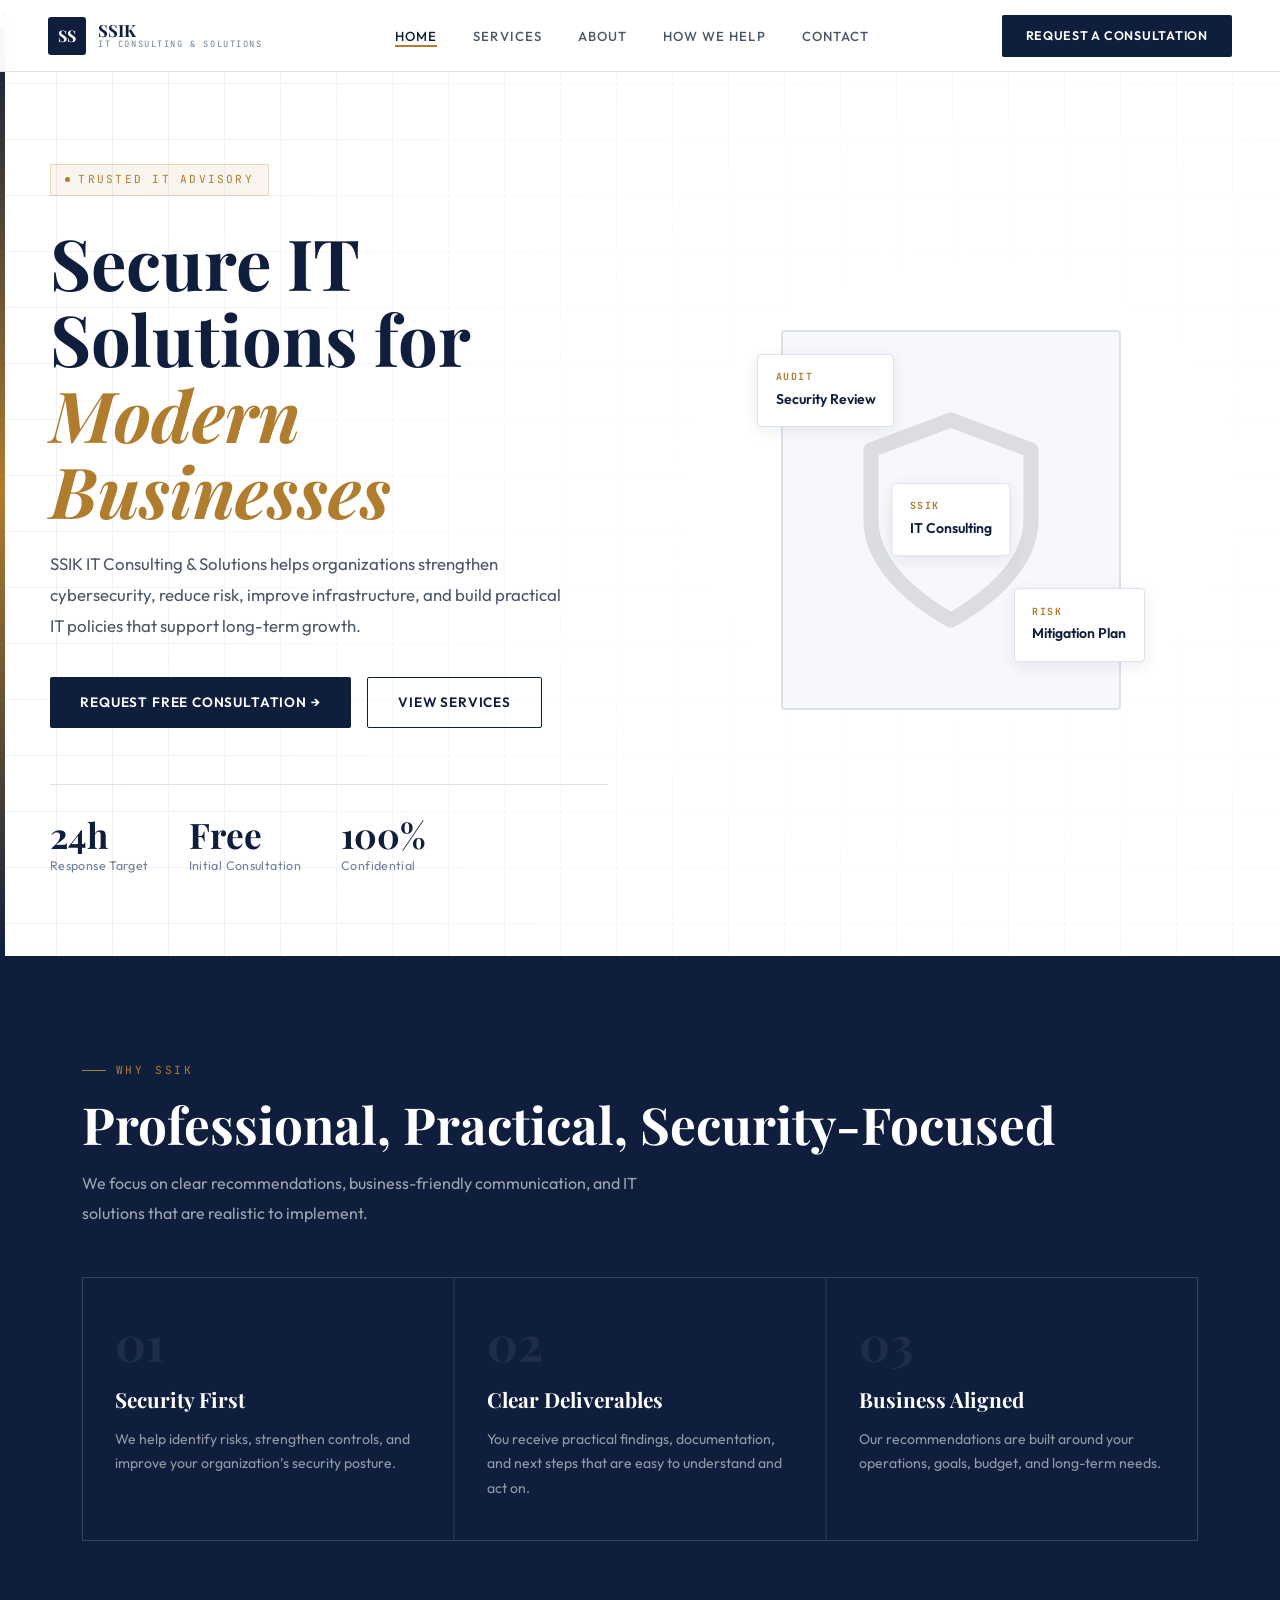
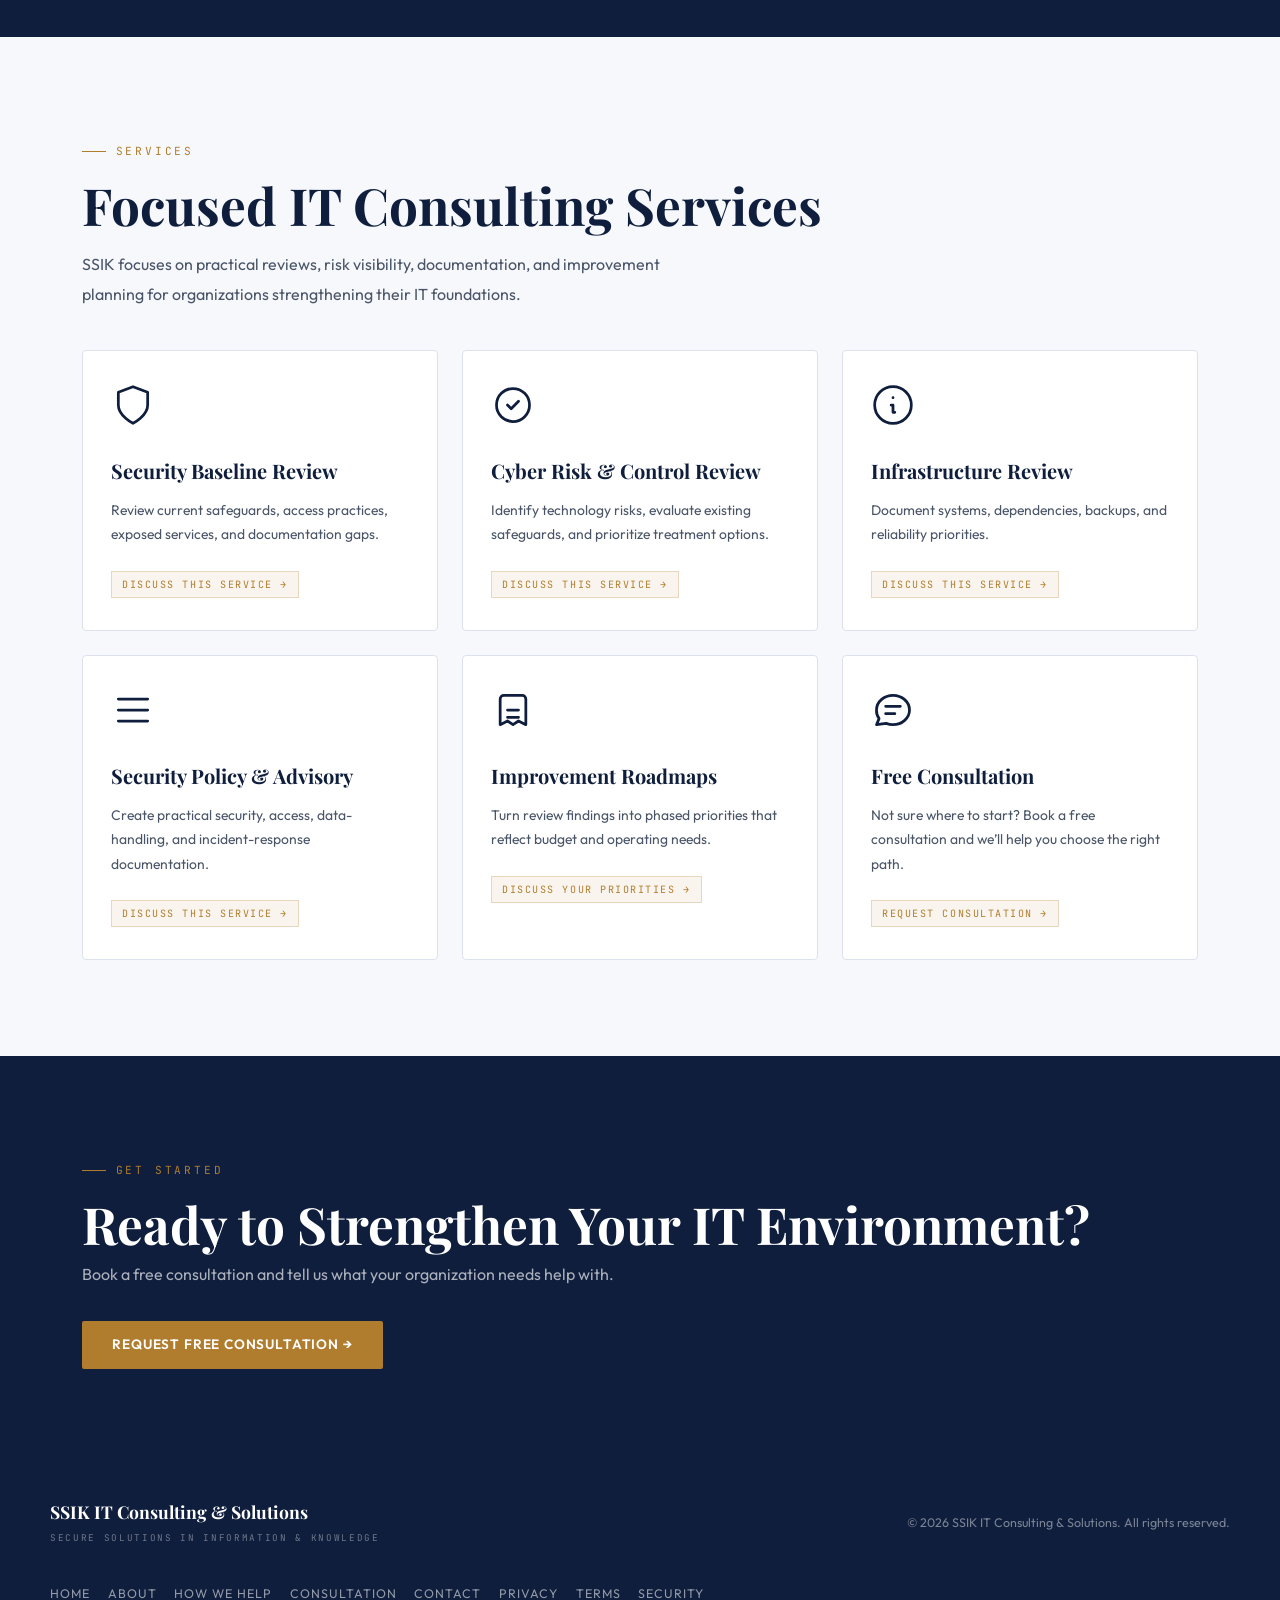
<file: index.html>
<!DOCTYPE html>
<html lang="en">
<head>
<meta charset="UTF-8">
<meta name="viewport" content="width=device-width, initial-scale=1.0">
+<meta http-equiv="Content-Security-Policy" content="default-src 'self'; base-uri 'self'; object-src 'none'; form-action 'self'; frame-src 'none'; connect-src 'none'; img-src 'self' data:; script-src 'self' 'unsafe-inline'; style-src 'self' 'unsafe-inline' https://fonts.googleapis.com; font-src https://fonts.gstatic.com; manifest-src 'self'">
<meta name="referrer" content="strict-origin-when-cross-origin">
<title>SSIK IT Consulting & Solutions — Home</title>
<meta name="description" content="SSIK provides practical IT and cybersecurity consulting focused on security reviews, risk, infrastructure, policy, and clear recommendations.">
<link rel="canonical" href="https://sil6428.github.io/SSIK-website/index.html">
<link rel="icon" type="image/png" sizes="32x32" href="assets/favicon-32.png">
<link rel="icon" type="image/png" sizes="512x512" href="assets/favicon-512.png">
<link rel="apple-touch-icon" href="assets/apple-touch-icon.png">
<link rel="manifest" href="site.webmanifest">
<meta name="theme-color" content="#0f1e3d">
<meta property="og:type" content="website">
<meta property="og:site_name" content="SSIK IT Consulting & Solutions">
<meta property="og:title" content="SSIK IT Consulting & Solutions">
<meta property="og:description" content="Practical security, risk, infrastructure, and IT advisory services.">
<meta property="og:url" content="https://sil6428.github.io/SSIK-website/index.html">
<meta property="og:image" content="https://sil6428.github.io/SSIK-website/assets/ssik-social-card.png">
<meta property="og:image:width" content="1200">
<meta property="og:image:height" content="630">
<meta name="twitter:card" content="summary_large_image">
<meta name="twitter:image" content="https://sil6428.github.io/SSIK-website/assets/ssik-social-card.png">
<link rel="preconnect" href="https://fonts.googleapis.com">
<link href="https://fonts.googleapis.com/css2?family=Playfair+Display:wght@400;600;700&family=Outfit:wght@300;400;500;600&family=JetBrains+Mono:wght@400;500&display=swap" rel="stylesheet">
<link rel="stylesheet" href="shared.css">

<style>
  #hero {
    min-height: 100vh;
    display: flex;
    align-items: center;
    position: relative;
    overflow: hidden;
    padding: calc(var(--nav-h) + 4rem) 2rem 5rem;
    background: var(--white);
  }

  .hero-stripes {
    position: absolute;
    inset: 0;
    background-image:
      linear-gradient(var(--border) 1px, transparent 1px),
      linear-gradient(90deg, var(--border) 1px, transparent 1px);
    background-size: 56px 56px;
    opacity: 0.45;
    mask-image: radial-gradient(ellipse 70% 80% at 75% 50%, transparent 30%, black 100%);
  }

  .hero-accent-bar {
    position: absolute;
    top: 0;
    left: 0;
    width: 5px;
    height: 100%;
    background: linear-gradient(to bottom, var(--navy), var(--gold), var(--navy));
  }

  .hero-inner {
    position: relative;
    z-index: 2;
    display: grid;
    grid-template-columns: 1fr 1fr;
    gap: 4rem;
    align-items: center;
    max-width: var(--max-w);
    margin: 0 auto;
    width: 100%;
  }

  .hero-tag {
    display: inline-flex;
    align-items: center;
    gap: 0.5rem;
    font-family: var(--font-mono);
    font-size: 0.7rem;
    letter-spacing: 0.2em;
    text-transform: uppercase;
    color: var(--gold);
    border: 1px solid var(--gold-border);
    background: var(--gold-pale);
    padding: 0.35rem 0.9rem;
    margin-bottom: 1.75rem;
    animation: fadeDown 0.8s ease both;
  }

  .hero-tag::before {
    content: '';
    width: 5px;
    height: 5px;
    background: var(--gold);
    border-radius: 50%;
    animation: blink 2s infinite;
  }

  @keyframes blink {
    0%,100% { opacity: 1; }
    50% { opacity: 0.3; }
  }

  @keyframes fadeDown {
    from { opacity: 0; transform: translateY(-12px); }
    to { opacity: 1; transform: translateY(0); }
  }

  @keyframes fadeUp {
    from { opacity: 0; transform: translateY(18px); }
    to { opacity: 1; transform: translateY(0); }
  }

  .hero-title {
    font-family: var(--font-display);
    font-size: clamp(2.8rem, 5.5vw, 4.6rem);
    font-weight: 700;
    color: var(--navy);
    line-height: 1.08;
    margin-bottom: 1.25rem;
    animation: fadeUp 0.9s 0.1s ease both;
  }

  .hero-title em {
    font-style: italic;
    color: var(--gold);
  }

  .hero-desc {
    font-size: 1.05rem;
    color: var(--slate);
    max-width: 520px;
    line-height: 1.85;
    margin-bottom: 2.25rem;
    animation: fadeUp 0.9s 0.25s ease both;
  }

  .hero-actions {
    display: flex;
    gap: 1rem;
    flex-wrap: wrap;
    animation: fadeUp 0.9s 0.4s ease both;
  }

  .hero-stats {
    display: flex;
    gap: 2.5rem;
    margin-top: 3.5rem;
    padding-top: 2rem;
    border-top: 1px solid var(--border);
    animation: fadeUp 0.9s 0.55s ease both;
  }

  .stat-num {
    font-family: var(--font-display);
    font-size: 2.2rem;
    font-weight: 700;
    color: var(--navy);
    line-height: 1;
  }

  .stat-label {
    font-size: 0.78rem;
    color: var(--slate-light);
    margin-top: 0.2rem;
    letter-spacing: 0.03em;
  }

  .hero-visual {
    display: flex;
    align-items: center;
    justify-content: center;
    animation: fadeUp 0.9s 0.3s ease both;
  }

  .shield-diagram {
    position: relative;
    width: 340px;
    height: 380px;
  }

  .shield-bg {
    position: absolute;
    inset: 0;
    background: var(--off-white);
    border: 2px solid var(--border);
    border-radius: 4px;
    display: flex;
    align-items: center;
    justify-content: center;
    overflow: hidden;
  }

  .shield-bg svg {
    width: 240px;
    height: 240px;
    opacity: 0.12;
  }

  .shield-float {
    position: absolute;
    background: var(--white);
    border: 1.5px solid var(--border);
    border-radius: 4px;
    padding: 0.9rem 1.1rem;
    box-shadow: 0 4px 16px rgba(15,30,61,0.08);
    font-size: 0.8rem;
  }

  .shield-float strong {
    display: block;
    font-family: var(--font-mono);
    font-size: 0.62rem;
    letter-spacing: 0.15em;
    text-transform: uppercase;
    color: var(--gold);
    margin-bottom: 2px;
  }

  .shield-float span {
    color: var(--navy);
    font-weight: 600;
    font-size: 0.88rem;
  }

  .sf-1 {
    top: 1.5rem;
    left: -1.5rem;
  }

  .sf-2 {
    bottom: 3rem;
    right: -1.5rem;
  }

  .sf-3 {
    top: 50%;
    left: 50%;
    transform: translate(-50%,-50%);
    white-space: nowrap;
  }

  #why {
    background: var(--navy);
    color: var(--white);
  }

  #why .section-title {
    color: var(--white);
  }

  #why .section-sub {
    color: rgba(255,255,255,0.6);
  }

  .pillars {
    display: grid;
    grid-template-columns: repeat(3, 1fr);
    gap: 2px;
    margin-top: 3rem;
    background: rgba(255,255,255,0.07);
    border: 1px solid rgba(255,255,255,0.1);
  }

  .pillar {
    background: var(--navy);
    padding: 2.5rem 2rem;
    position: relative;
    transition: background 0.3s;
  }

  .pillar:hover {
    background: var(--navy-mid);
  }

  .pillar::before {
    content: '';
    position: absolute;
    top: 0;
    left: 0;
    right: 0;
    height: 2px;
    background: var(--gold);
    transform: scaleX(0);
    transform-origin: left;
    transition: transform 0.4s;
  }

  .pillar:hover::before {
    transform: scaleX(1);
  }

  .pillar-num {
    font-family: var(--font-display);
    font-size: 3rem;
    font-weight: 700;
    color: rgba(255,255,255,0.07);
    line-height: 1;
    margin-bottom: 1rem;
  }

  .pillar h3 {
    font-family: var(--font-display);
    font-size: 1.3rem;
    color: var(--white);
    margin-bottom: 0.6rem;
  }

  .pillar p {
    font-size: 0.88rem;
    color: rgba(255,255,255,0.55);
    line-height: 1.75;
  }

  #services-preview {
    background: var(--off-white);
  }

  .services-preview-grid {
    display: grid;
    grid-template-columns: repeat(auto-fit, minmax(280px, 1fr));
    gap: 1.5rem;
    margin-top: 2.5rem;
  }

  .service-card {
    background: var(--white);
    border: 1.5px solid var(--border);
    padding: 2rem 1.75rem;
    border-radius: 4px;
    transition: border-color 0.3s, transform 0.3s, box-shadow 0.3s;
    position: relative;
    overflow: hidden;
  }

  .service-card::after {
    content: '';
    position: absolute;
    bottom: 0;
    left: 0;
    right: 0;
    height: 2px;
    background: var(--gold);
    transform: scaleX(0);
    transform-origin: left;
    transition: transform 0.35s;
  }

  .service-card:hover {
    border-color: var(--border-dark);
    transform: translateY(-3px);
    box-shadow: 0 10px 32px rgba(15,30,61,0.08);
  }

  .service-card:hover::after {
    transform: scaleX(1);
  }

  .svc-icon {
    width: 44px;
    height: 44px;
    color: var(--navy);
    margin-bottom: 1.2rem;
  }

  .service-card h3 {
    font-family: var(--font-display);
    font-size: 1.25rem;
    color: var(--navy);
    margin-bottom: 0.6rem;
  }

  .service-card p {
    font-size: 0.87rem;
    color: var(--slate);
    line-height: 1.75;
    margin-bottom: 1.4rem;
  }

  .quote-badge {
    display: inline-flex;
    align-items: center;
    gap: 0.35rem;
    font-family: var(--font-mono);
    font-size: 0.63rem;
    letter-spacing: 0.15em;
    text-transform: uppercase;
    color: var(--gold);
    border: 1px solid var(--gold-border);
    padding: 0.25rem 0.65rem;
    background: var(--gold-pale);
    transition: background 0.2s, transform 0.2s;
  }

  .quote-badge:hover {
    background: rgba(176,125,46,0.15);
    color: var(--gold);
    transform: translateY(-2px);
  }

  #cta {
    background: var(--navy);
    color: var(--white);
  }

  .cta-box {
    display: flex;
    align-items: center;
    justify-content: space-between;
    gap: 2rem;
    flex-wrap: wrap;
  }

  .cta-box h2 {
    color: var(--white);
    margin-bottom: 0.5rem;
  }

  .cta-box p {
    color: rgba(255,255,255,0.65);
    max-width: 560px;
  }

  @media (max-width: 820px) {
    .hero-inner {
      grid-template-columns: 1fr;
    }

    .hero-visual {
      display: none;
    }

    .pillars {
      grid-template-columns: 1fr;
    }

    .hero-stats {
      gap: 1.5rem;
      flex-wrap: wrap;
    }
  }
</style>
</head>

<body>

<nav id="navbar">
  <a href="index.html" class="nav-logo">
    <div class="nav-logo-mark"><span>SS</span></div>
    <div class="nav-logo-text">
      <div class="nav-logo-name">SSIK</div>
      <div class="nav-logo-sub">IT Consulting & Solutions</div>
    </div>
  </a>

  <ul class="nav-links">
    <li><a href="index.html" class="active">Home</a></li>
    <li><a href="services.html">Services</a></li>
    <li><a href="about.html">About</a></li>
    <li><a href="projects.html">How We Help</a></li>
    <li><a href="contact.html">Contact</a></li>
  </ul>

  <a href="booking.html" class="btn btn-primary" style="font-size:0.78rem;padding:0.65rem 1.5rem;">Request a Consultation</a>

  <button class="nav-hamburger" onclick="document.querySelector('.mobile-menu').classList.toggle('open')" aria-label="Menu">
    <span></span><span></span><span></span>
  </button>
</nav>

<div class="mobile-menu">
  <button class="mobile-close" onclick="document.querySelector('.mobile-menu').classList.remove('open')" aria-label="Close menu">✕</button>
  <a href="index.html">Home</a>
  <a href="services.html">Services</a>
  <a href="about.html">About</a>
  <a href="projects.html">How We Help</a>
  <a href="contact.html">Contact</a>
  <a href="booking.html" class="btn btn-primary">Request Consultation</a>
</div>

<section id="hero">
  <div class="hero-stripes"></div>
  <div class="hero-accent-bar"></div>

  <div class="hero-inner">
    <div>
      <div class="hero-tag">Trusted IT Advisory</div>

      <h1 class="hero-title">
        Secure IT Solutions for <em>Modern Businesses</em>
      </h1>

      <p class="hero-desc">
        SSIK IT Consulting & Solutions helps organizations strengthen cybersecurity, reduce risk, improve infrastructure, and build practical IT policies that support long-term growth.
      </p>

      <div class="hero-actions">
        <a href="booking.html?service=Multiple%20Services%20%2F%20Not%20Sure" class="btn btn-primary">Request Free Consultation →</a>
        <a href="services.html" class="btn btn-outline">View Services</a>
      </div>

      <div class="hero-stats">
        <div>
          <div class="stat-num">24h</div>
          <div class="stat-label">Response Target</div>
        </div>

        <div>
          <div class="stat-num">Free</div>
          <div class="stat-label">Initial Consultation</div>
        </div>

        <div>
          <div class="stat-num">100%</div>
          <div class="stat-label">Confidential</div>
        </div>
      </div>
    </div>

    <div class="hero-visual">
      <div class="shield-diagram">
        <div class="shield-bg">
          <svg fill="none" viewBox="0 0 24 24">
            <path d="M12 22s8-4 8-10V5l-8-3-8 3v7c0 6 8 10 8 10z" stroke="currentColor" stroke-width="1.5" stroke-linecap="round" stroke-linejoin="round"/>
          </svg>
        </div>

        <div class="shield-float sf-1">
          <strong>Audit</strong>
          <span>Security Review</span>
        </div>

        <div class="shield-float sf-2">
          <strong>Risk</strong>
          <span>Mitigation Plan</span>
        </div>

        <div class="shield-float sf-3">
          <strong>SSIK</strong>
          <span>IT Consulting</span>
        </div>
      </div>
    </div>
  </div>
</section>

<section id="why" class="section">
  <div class="container">
    <div class="section-label">Why SSIK</div>
    <h2 class="section-title">Professional, Practical, Security-Focused</h2>
    <p class="section-sub">
      We focus on clear recommendations, business-friendly communication, and IT solutions that are realistic to implement.
    </p>

    <div class="pillars">
      <div class="pillar fade-in">
        <div class="pillar-num">01</div>
        <h3>Security First</h3>
        <p>We help identify risks, strengthen controls, and improve your organization’s security posture.</p>
      </div>

      <div class="pillar fade-in delay-1">
        <div class="pillar-num">02</div>
        <h3>Clear Deliverables</h3>
        <p>You receive practical findings, documentation, and next steps that are easy to understand and act on.</p>
      </div>

      <div class="pillar fade-in delay-2">
        <div class="pillar-num">03</div>
        <h3>Business Aligned</h3>
        <p>Our recommendations are built around your operations, goals, budget, and long-term needs.</p>
      </div>
    </div>
  </div>
</section>

<section id="services-preview" class="section">
  <div class="container">
    <div class="section-label">Services</div>
    <h2 class="section-title">Focused IT Consulting Services</h2>
    <p class="section-sub">
      SSIK focuses on practical reviews, risk visibility, documentation, and improvement planning for organizations strengthening their IT foundations.
    </p>

    <div class="services-preview-grid">

      <div class="service-card fade-in">
        <svg class="svc-icon" fill="none" viewBox="0 0 24 24">
          <path d="M12 22s8-4 8-10V5l-8-3-8 3v7c0 6 8 10 8 10z" stroke="currentColor" stroke-width="1.5" stroke-linecap="round" stroke-linejoin="round"/>
        </svg>
        <h3>Security Baseline Review</h3>
        <p>Review current safeguards, access practices, exposed services, and documentation gaps.</p>
        <a href="booking.html?service=Security%20Baseline%20Review" class="quote-badge">Discuss This Service →</a>
      </div>

      <div class="service-card fade-in delay-1">
        <svg class="svc-icon" fill="none" viewBox="0 0 24 24">
          <path d="M9 12l2 2 4-4M21 12A9 9 0 113 12a9 9 0 0118 0z" stroke="currentColor" stroke-width="1.5" stroke-linecap="round" stroke-linejoin="round"/>
        </svg>
        <h3>Cyber Risk & Control Review</h3>
        <p>Identify technology risks, evaluate existing safeguards, and prioritize treatment options.</p>
        <a href="booking.html?service=Cyber%20Risk%20%26%20Control%20Review" class="quote-badge">Discuss This Service →</a>
      </div>

      <div class="service-card fade-in delay-2">
        <svg class="svc-icon" fill="none" viewBox="0 0 24 24">
          <path d="M13 16h-1v-4h-1m1-4h.01M12 22a10 10 0 100-20 10 10 0 000 20z" stroke="currentColor" stroke-width="1.5" stroke-linecap="round" stroke-linejoin="round"/>
        </svg>
        <h3>Infrastructure Review</h3>
        <p>Document systems, dependencies, backups, and reliability priorities.</p>
        <a href="booking.html?service=Infrastructure%20Review%20%26%20Documentation" class="quote-badge">Discuss This Service →</a>
      </div>

      <div class="service-card fade-in">
        <svg class="svc-icon" fill="none" viewBox="0 0 24 24">
          <path d="M4 6h16M4 12h16M4 18h16" stroke="currentColor" stroke-width="1.5" stroke-linecap="round"/>
        </svg>
        <h3>Security Policy & Advisory</h3>
        <p>Create practical security, access, data-handling, and incident-response documentation.</p>
        <a href="booking.html?service=Security%20Policy%20%26%20IT%20Advisory" class="quote-badge">Discuss This Service →</a>
      </div>

      <div class="service-card fade-in delay-1">
        <svg class="svc-icon" fill="none" viewBox="0 0 24 24">
          <path d="M9 12h6M9 16h6M7 4h10a2 2 0 012 2v14l-4-2-3 2-3-2-4 2V6a2 2 0 012-2z" stroke="currentColor" stroke-width="1.5" stroke-linecap="round" stroke-linejoin="round"/>
        </svg>
        <h3>Improvement Roadmaps</h3>
        <p>Turn review findings into phased priorities that reflect budget and operating needs.</p>
        <a href="booking.html?service=Multiple%20Services%20%2F%20Not%20Sure" class="quote-badge">Discuss Your Priorities →</a>
      </div>

      <div class="service-card fade-in delay-2">
        <svg class="svc-icon" fill="none" viewBox="0 0 24 24">
          <path d="M8 10h8M8 14h5M21 12c0 4.418-4.03 8-9 8a10.3 10.3 0 01-3.74-.69L3 20l1.4-3.28A7.52 7.52 0 013 12c0-4.418 4.03-8 9-8s9 3.582 9 8z" stroke="currentColor" stroke-width="1.5" stroke-linecap="round" stroke-linejoin="round"/>
        </svg>
        <h3>Free Consultation</h3>
        <p>Not sure where to start? Book a free consultation and we’ll help you choose the right path.</p>
        <a href="booking.html?service=Multiple%20Services%20%2F%20Not%20Sure" class="quote-badge">Request Consultation →</a>
      </div>

    </div>
  </div>
</section>

<section id="cta" class="section">
  <div class="container">
    <div class="cta-box">
      <div>
        <div class="section-label">Get Started</div>
        <h2 class="section-title">Ready to Strengthen Your IT Environment?</h2>
        <p>Book a free consultation and tell us what your organization needs help with.</p>
      </div>

      <a href="booking.html?service=Multiple%20Services%20%2F%20Not%20Sure" class="btn btn-gold">Request Free Consultation →</a>
    </div>
  </div>
</section>

<footer>
  <div class="footer-inner">
    <div>
      <div class="footer-logo">SSIK IT Consulting & Solutions</div>
      <div style="font-family:var(--font-mono);font-size:0.58rem;letter-spacing:0.18em;text-transform:uppercase;color:rgba(255,255,255,0.4);margin-top:4px;">Secure Solutions in Information & Knowledge</div>
    </div>

    <div class="footer-copy">© 2026 SSIK IT Consulting & Solutions. All rights reserved.</div>

    <ul class="footer-links">
      <li><a href="index.html">Home</a></li>
      <li><a href="about.html">About</a></li>
      <li><a href="projects.html">How We Help</a></li>
      <li><a href="booking.html">Consultation</a></li>
      <li><a href="contact.html">Contact</a></li>
      <li><a href="privacy.html">Privacy</a></li>
      <li><a href="terms.html">Terms</a></li>
      <li><a href="security.html">Security</a></li>
    </ul>
  </div>
</footer>

<script>
  window.addEventListener('scroll', () => {
    document.getElementById('navbar').classList.toggle('scrolled', window.scrollY > 50);

    document.querySelectorAll('.fade-in:not(.visible)').forEach(el => {
      if (el.getBoundingClientRect().top < window.innerHeight - 60) {
        el.classList.add('visible');
      }
    });
  });

  document.querySelectorAll('.fade-in').forEach(el => {
    if (el.getBoundingClientRect().top < window.innerHeight - 60) {
      el.classList.add('visible');
    }
  });
</script>

</body>
</html>
</file>
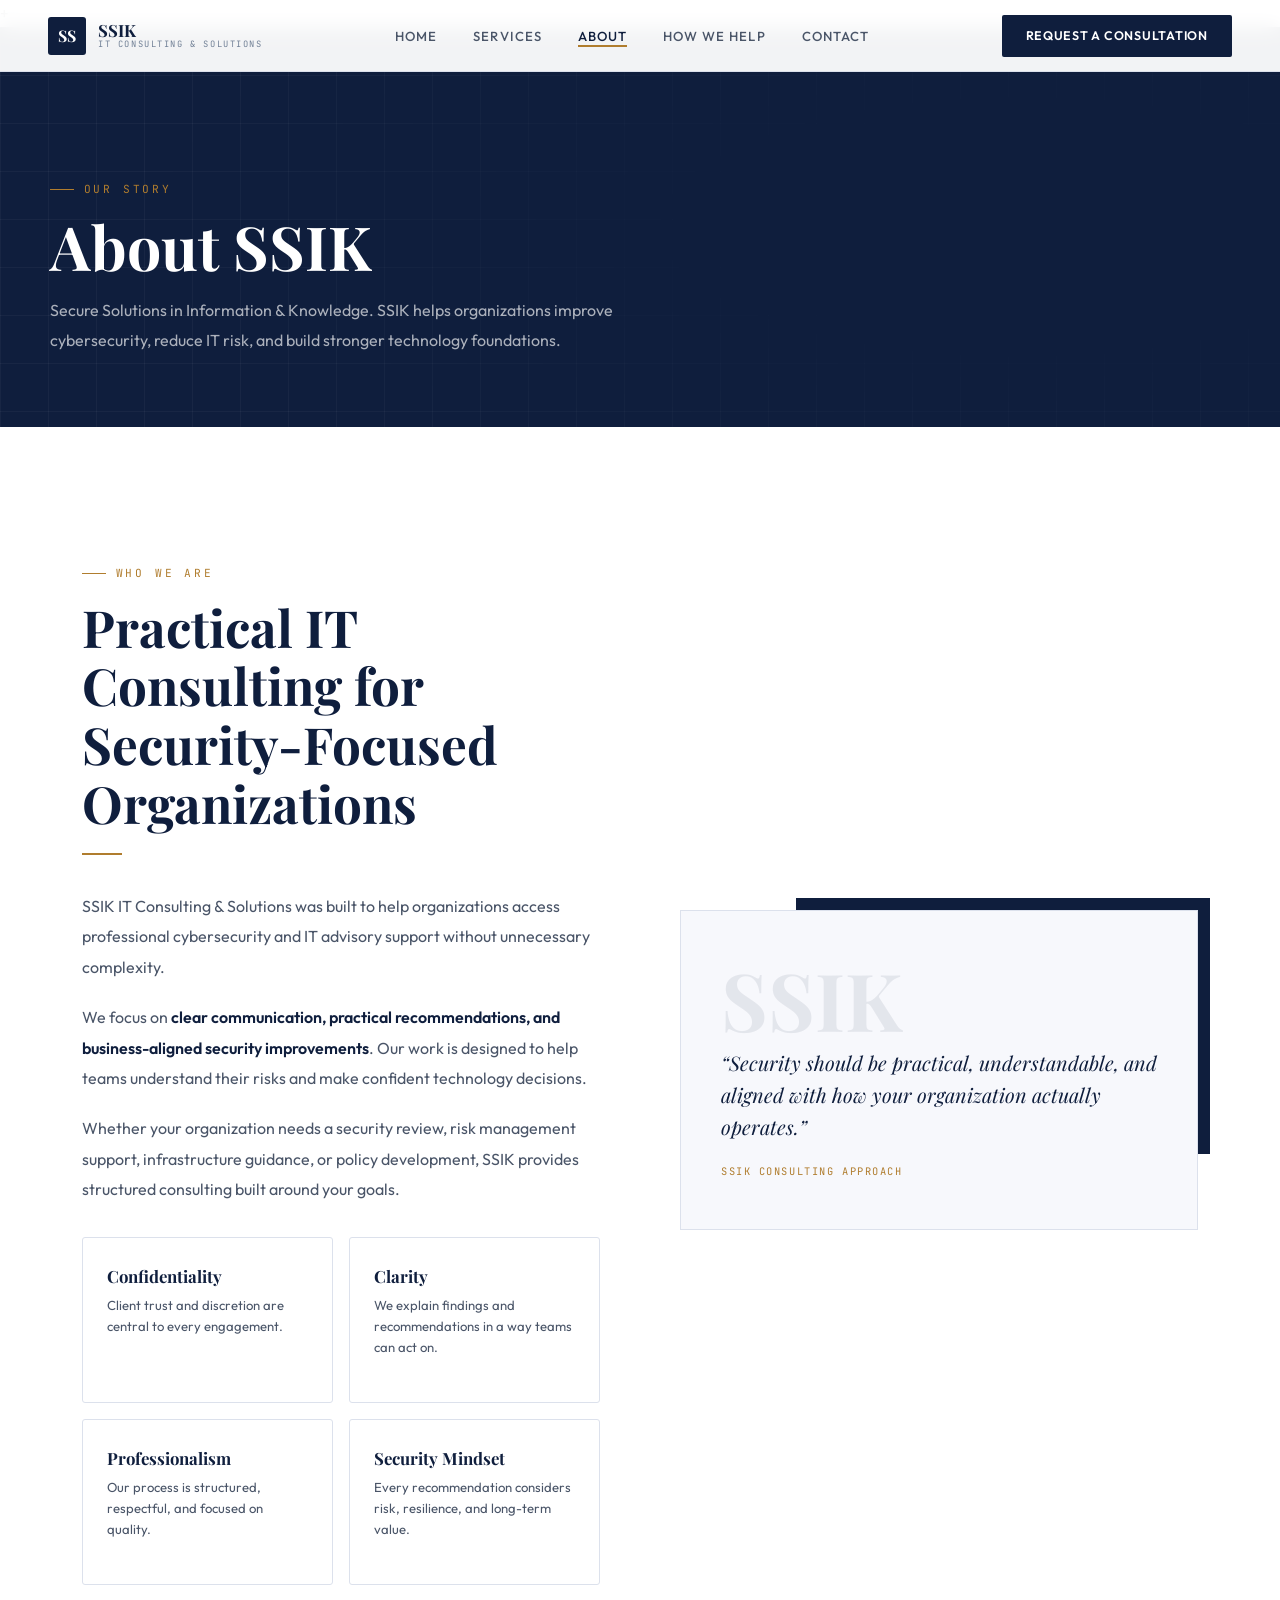
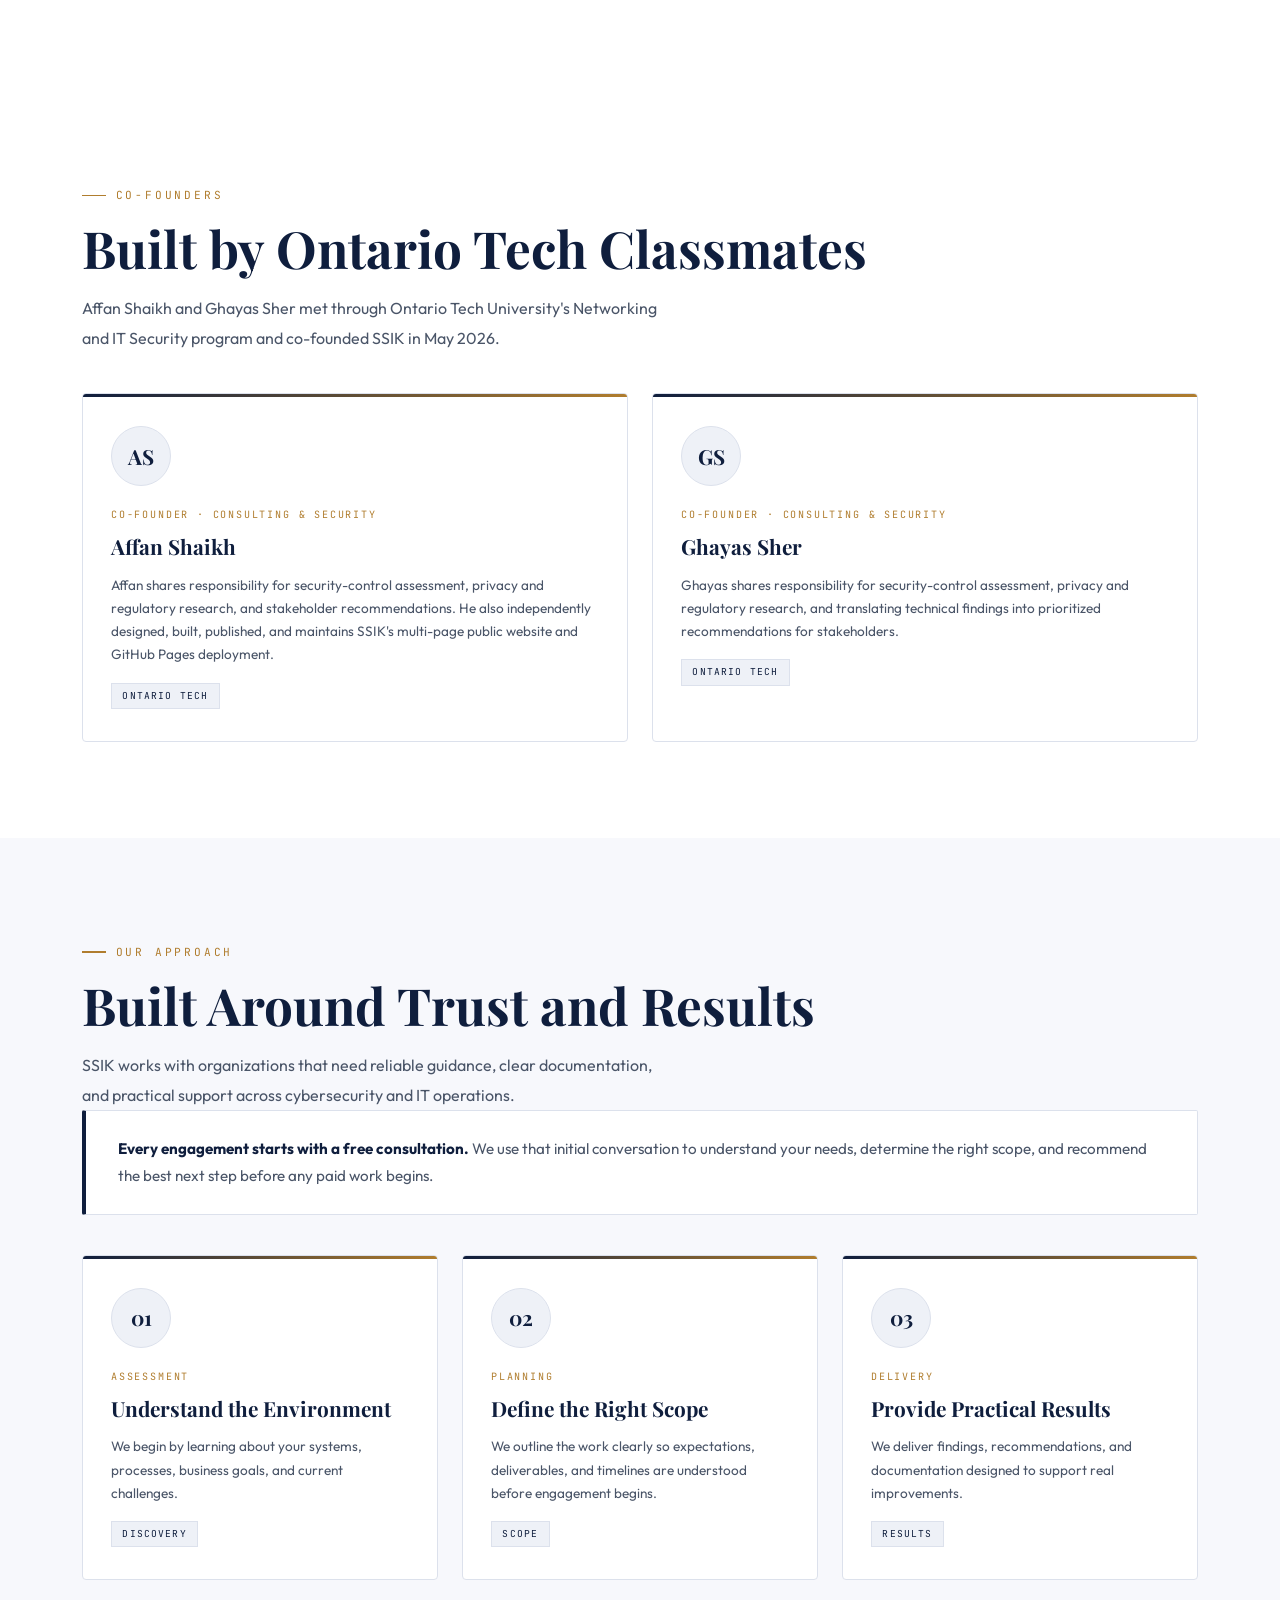
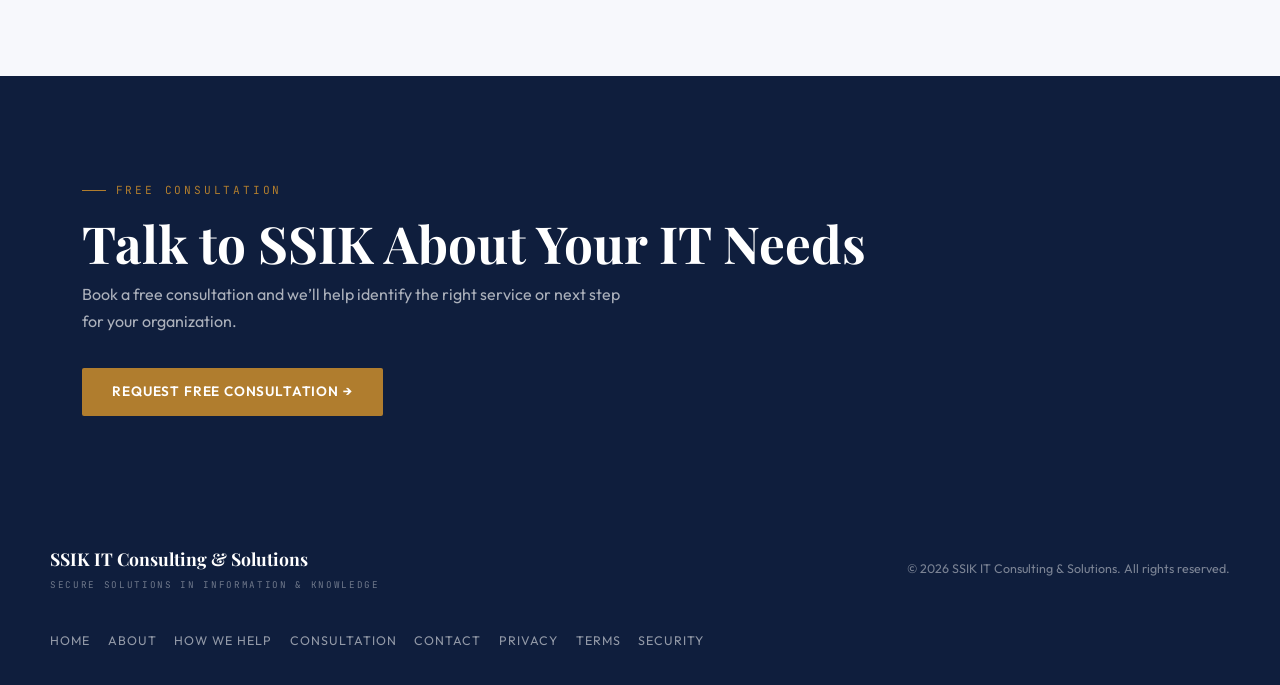
<file: about.html>
<!DOCTYPE html>
<html lang="en">
<head>
<meta charset="UTF-8">
<meta name="viewport" content="width=device-width, initial-scale=1.0">
+<meta http-equiv="Content-Security-Policy" content="default-src 'self'; base-uri 'self'; object-src 'none'; form-action 'self'; frame-src 'none'; connect-src 'none'; img-src 'self' data:; script-src 'self' 'unsafe-inline'; style-src 'self' 'unsafe-inline' https://fonts.googleapis.com; font-src https://fonts.gstatic.com; manifest-src 'self'">
<meta name="referrer" content="strict-origin-when-cross-origin">
<title>About Us — SSIK IT Consulting & Solutions</title>
<meta name="description" content="Learn about SSIK, its Ontario Tech co-founders, and its practical approach to IT security, risk, infrastructure, and advisory work.">
<link rel="canonical" href="https://sil6428.github.io/SSIK-website/about.html">
<link rel="icon" type="image/png" sizes="32x32" href="assets/favicon-32.png">
<link rel="icon" type="image/png" sizes="512x512" href="assets/favicon-512.png">
<link rel="apple-touch-icon" href="assets/apple-touch-icon.png">
<link rel="manifest" href="site.webmanifest">
<meta name="theme-color" content="#0f1e3d">
<meta property="og:type" content="website">
<meta property="og:site_name" content="SSIK IT Consulting & Solutions">
<meta property="og:title" content="About | SSIK IT Consulting & Solutions">
<meta property="og:description" content="Meet SSIK's Ontario Tech co-founders and learn how the consultancy approaches security and IT advisory work.">
<meta property="og:url" content="https://sil6428.github.io/SSIK-website/about.html">
<meta property="og:image" content="https://sil6428.github.io/SSIK-website/assets/ssik-social-card.png">
<meta property="og:image:width" content="1200">
<meta property="og:image:height" content="630">
<meta name="twitter:card" content="summary_large_image">
<meta name="twitter:image" content="https://sil6428.github.io/SSIK-website/assets/ssik-social-card.png">
<link rel="preconnect" href="https://fonts.googleapis.com">
<link href="https://fonts.googleapis.com/css2?family=Playfair+Display:wght@400;600;700&family=Outfit:wght@300;400;500;600&family=JetBrains+Mono:wght@400;500&display=swap" rel="stylesheet">
<link rel="stylesheet" href="shared.css">

<style>
  .page-hero {
    padding: calc(var(--nav-h) + 4.5rem) 2rem 4.5rem;
    background: var(--navy);
    position: relative;
    overflow: hidden;
  }

  .page-hero-grid {
    position: absolute;
    inset: 0;
    background-image:
      linear-gradient(rgba(255,255,255,0.04) 1px, transparent 1px),
      linear-gradient(90deg, rgba(255,255,255,0.04) 1px, transparent 1px);
    background-size: 48px 48px;
    mask-image: radial-gradient(ellipse 70% 80% at 80% 50%, transparent 30%, black 100%);
  }

  .page-hero-inner {
    position: relative;
    z-index: 1;
    max-width: var(--max-w);
    margin: 0 auto;
  }

  .page-hero h1 {
    font-family: var(--font-display);
    font-size: clamp(2.5rem,5vw,3.8rem);
    font-weight: 700;
    color: var(--white);
    line-height: 1.1;
    margin-bottom: 1rem;
  }

  .page-hero p {
    font-size: 1rem;
    color: rgba(255,255,255,0.65);
    max-width: 600px;
    line-height: 1.85;
  }

  .page-hero .section-label {
    color: var(--gold);
  }

  #about-story {
    background: var(--white);
  }

  .story-grid {
    display: grid;
    grid-template-columns: 1fr 1fr;
    gap: 5rem;
    align-items: center;
    margin-top: 2rem;
  }

  .story-text p {
    font-size: 1rem;
    color: var(--slate);
    line-height: 1.9;
    margin-bottom: 1.25rem;
  }

  .story-text em {
    color: var(--navy);
    font-style: normal;
    font-weight: 600;
  }

  .values-grid {
    display: grid;
    grid-template-columns: repeat(2, 1fr);
    gap: 1rem;
    margin-top: 2rem;
  }

  .value-item {
    padding: 1.5rem;
    border: 1.5px solid var(--border);
    border-radius: 3px;
    transition: border-color 0.3s, background 0.3s, transform 0.3s;
  }

  .value-item:hover {
    border-color: var(--gold-border);
    background: var(--gold-pale);
    transform: translateY(-3px);
  }

  .value-item h4 {
    font-family: var(--font-display);
    font-size: 1.05rem;
    color: var(--navy);
    margin-bottom: 0.3rem;
  }

  .value-item p {
    font-size: 0.82rem;
    color: var(--slate);
    line-height: 1.6;
  }

  .story-visual {
    position: relative;
  }

  .story-card {
    background: var(--off-white);
    border: 1.5px solid var(--border);
    padding: 3rem 2.5rem;
    position: relative;
  }

  .story-card-accent {
    position: absolute;
    top: -12px;
    right: -12px;
    width: 80%;
    height: 80%;
    background: var(--navy);
    z-index: -1;
  }

  .story-big {
    font-family: var(--font-display);
    font-size: 5rem;
    font-weight: 700;
    color: var(--navy);
    opacity: 0.08;
    line-height: 1;
    margin-bottom: 0.5rem;
  }

  .story-quote {
    font-family: var(--font-display);
    font-size: 1.25rem;
    color: var(--navy);
    font-style: italic;
    line-height: 1.6;
  }

  .story-quote-attr {
    margin-top: 1.25rem;
    font-family: var(--font-mono);
    font-size: 0.65rem;
    letter-spacing: 0.15em;
    text-transform: uppercase;
    color: var(--gold);
  }

  #team {
    background: var(--off-white);
  }

  .team-callout {
    background: var(--white);
    border: 1.5px solid var(--border);
    border-left: 4px solid var(--navy);
    padding: 1.5rem 2rem;
    margin-bottom: 2.5rem;
    border-radius: 2px;
  }

  .team-callout p {
    font-size: 0.95rem;
    color: var(--slate);
    line-height: 1.8;
  }

  .team-callout strong {
    color: var(--navy);
  }

  .team-grid {
    display: grid;
    grid-template-columns: repeat(auto-fit, minmax(260px, 1fr));
    gap: 1.5rem;
    margin-top: 2.5rem;
  }

  .team-card {
    background: var(--white);
    border: 1.5px solid var(--border);
    padding: 2rem 1.75rem;
    border-radius: 4px;
    transition: border-color 0.3s, box-shadow 0.3s, transform 0.3s;
    position: relative;
    overflow: hidden;
  }

  .team-card::before {
    content: '';
    position: absolute;
    top: 0;
    left: 0;
    right: 0;
    height: 3px;
    background: linear-gradient(90deg, var(--navy), var(--gold));
  }

  .team-card:hover {
    border-color: var(--border-dark);
    box-shadow: 0 10px 32px rgba(15,30,61,0.08);
    transform: translateY(-3px);
  }

  .team-avatar {
    width: 60px;
    height: 60px;
    background: var(--surface);
    border: 1.5px solid var(--border);
    border-radius: 50%;
    display: flex;
    align-items: center;
    justify-content: center;
    margin-bottom: 1.25rem;
    font-family: var(--font-display);
    font-size: 1.3rem;
    font-weight: 700;
    color: var(--navy);
  }

  .team-role {
    font-family: var(--font-mono);
    font-size: 0.63rem;
    letter-spacing: 0.18em;
    text-transform: uppercase;
    color: var(--gold);
    margin-bottom: 0.35rem;
  }

  .team-name {
    font-family: var(--font-display);
    font-size: 1.3rem;
    font-weight: 700;
    color: var(--navy);
    margin-bottom: 0.6rem;
  }

  .team-bio {
    font-size: 0.85rem;
    color: var(--slate);
    line-height: 1.7;
  }

  .team-shared {
    display: inline-flex;
    align-items: center;
    gap: 0.4rem;
    margin-top: 1rem;
    font-family: var(--font-mono);
    font-size: 0.6rem;
    letter-spacing: 0.12em;
    text-transform: uppercase;
    color: var(--navy);
    border: 1px solid var(--border);
    padding: 0.25rem 0.65rem;
    background: var(--surface);
  }

  #about-cta {
    background: var(--navy);
    color: var(--white);
  }

  .about-cta-inner {
    display: flex;
    align-items: center;
    justify-content: space-between;
    gap: 2rem;
    flex-wrap: wrap;
  }

  .about-cta-inner h2 {
    color: var(--white);
    margin-bottom: 0.5rem;
  }

  .about-cta-inner p {
    color: rgba(255,255,255,0.65);
    max-width: 560px;
  }

  @media (max-width: 820px) {
    .story-grid {
      grid-template-columns: 1fr;
      gap: 2.5rem;
    }

    .story-visual {
      display: none;
    }

    .values-grid {
      grid-template-columns: 1fr;
    }
  }
</style>
</head>

<body>

<nav id="navbar">
  <a href="index.html" class="nav-logo">
    <div class="nav-logo-mark"><span>SS</span></div>
    <div class="nav-logo-text">
      <div class="nav-logo-name">SSIK</div>
      <div class="nav-logo-sub">IT Consulting & Solutions</div>
    </div>
  </a>

  <ul class="nav-links">
    <li><a href="index.html">Home</a></li>
    <li><a href="services.html">Services</a></li>
    <li><a href="about.html" class="active">About</a></li>
    <li><a href="projects.html">How We Help</a></li>
    <li><a href="contact.html">Contact</a></li>
  </ul>

  <a href="booking.html" class="btn btn-primary" style="font-size:0.78rem;padding:0.65rem 1.5rem;">Request a Consultation</a>

  <button class="nav-hamburger" onclick="document.querySelector('.mobile-menu').classList.toggle('open')" aria-label="Menu">
    <span></span><span></span><span></span>
  </button>
</nav>

<div class="mobile-menu">
  <button class="mobile-close" onclick="document.querySelector('.mobile-menu').classList.remove('open')" aria-label="Close menu">✕</button>
  <a href="index.html">Home</a>
  <a href="services.html">Services</a>
  <a href="about.html">About</a>
  <a href="projects.html">How We Help</a>
  <a href="contact.html">Contact</a>
  <a href="booking.html" class="btn btn-primary">Request Consultation</a>
</div>

<div class="page-hero">
  <div class="page-hero-grid"></div>
  <div class="page-hero-inner">
    <div class="section-label">Our Story</div>
    <h1>About SSIK</h1>
    <p>Secure Solutions in Information & Knowledge. SSIK helps organizations improve cybersecurity, reduce IT risk, and build stronger technology foundations.</p>
  </div>
</div>

<section id="about-story" class="section">
  <div class="container">
    <div class="story-grid">

      <div class="story-text fade-in">
        <div class="section-label">Who We Are</div>
        <h2 class="section-title">Practical IT Consulting for Security-Focused Organizations</h2>
        <div class="rule"></div>

        <p>
          SSIK IT Consulting & Solutions was built to help organizations access professional cybersecurity and IT advisory support without unnecessary complexity.
        </p>

        <p>
          We focus on <em>clear communication, practical recommendations, and business-aligned security improvements</em>. Our work is designed to help teams understand their risks and make confident technology decisions.
        </p>

        <p>
          Whether your organization needs a security review, risk management support, infrastructure guidance, or policy development, SSIK provides structured consulting built around your goals.
        </p>

        <div class="values-grid">
          <div class="value-item">
            <h4>Confidentiality</h4>
            <p>Client trust and discretion are central to every engagement.</p>
          </div>

          <div class="value-item">
            <h4>Clarity</h4>
            <p>We explain findings and recommendations in a way teams can act on.</p>
          </div>

          <div class="value-item">
            <h4>Professionalism</h4>
            <p>Our process is structured, respectful, and focused on quality.</p>
          </div>

          <div class="value-item">
            <h4>Security Mindset</h4>
            <p>Every recommendation considers risk, resilience, and long-term value.</p>
          </div>
        </div>
      </div>

      <div class="story-visual fade-in delay-1">
        <div class="story-card-accent"></div>
        <div class="story-card">
          <div class="story-big">SSIK</div>
          <div class="story-quote">
            “Security should be practical, understandable, and aligned with how your organization actually operates.”
          </div>
          <div class="story-quote-attr">SSIK Consulting Approach</div>
        </div>
      </div>

    </div>
  </div>
</section>

<section id="founders" class="section">
  <div class="container">
    <div class="section-label">Co-Founders</div>
    <h2 class="section-title">Built by Ontario Tech Classmates</h2>
    <p class="section-sub">
      Affan Shaikh and Ghayas Sher met through Ontario Tech University's Networking and IT Security program and co-founded SSIK in May 2026.
    </p>

    <div class="team-grid">
      <div class="team-card fade-in">
        <div class="team-avatar">AS</div>
        <div class="team-role">Co-Founder · Consulting &amp; Security</div>
        <div class="team-name">Affan Shaikh</div>
        <div class="team-bio">
          Affan shares responsibility for security-control assessment, privacy and regulatory research, and stakeholder recommendations. He also independently designed, built, published, and maintains SSIK's multi-page public website and GitHub Pages deployment.
        </div>
        <div class="team-shared">Ontario Tech</div>
      </div>

      <div class="team-card fade-in delay-1">
        <div class="team-avatar">GS</div>
        <div class="team-role">Co-Founder · Consulting &amp; Security</div>
        <div class="team-name">Ghayas Sher</div>
        <div class="team-bio">
          Ghayas shares responsibility for security-control assessment, privacy and regulatory research, and translating technical findings into prioritized recommendations for stakeholders.
        </div>
        <div class="team-shared">Ontario Tech</div>
      </div>
    </div>
  </div>
</section>

<section id="team" class="section">
  <div class="container">
    <div class="section-label">Our Approach</div>
    <h2 class="section-title">Built Around Trust and Results</h2>
    <p class="section-sub">
      SSIK works with organizations that need reliable guidance, clear documentation, and practical support across cybersecurity and IT operations.
    </p>

    <div class="team-callout fade-in">
      <p>
        <strong>Every engagement starts with a free consultation.</strong>
        We use that initial conversation to understand your needs, determine the right scope, and recommend the best next step before any paid work begins.
      </p>
    </div>

    <div class="team-grid">

      <div class="team-card fade-in">
        <div class="team-avatar">01</div>
        <div class="team-role">Assessment</div>
        <div class="team-name">Understand the Environment</div>
        <div class="team-bio">
          We begin by learning about your systems, processes, business goals, and current challenges.
        </div>
        <div class="team-shared">Discovery</div>
      </div>

      <div class="team-card fade-in delay-1">
        <div class="team-avatar">02</div>
        <div class="team-role">Planning</div>
        <div class="team-name">Define the Right Scope</div>
        <div class="team-bio">
          We outline the work clearly so expectations, deliverables, and timelines are understood before engagement begins.
        </div>
        <div class="team-shared">Scope</div>
      </div>

      <div class="team-card fade-in delay-2">
        <div class="team-avatar">03</div>
        <div class="team-role">Delivery</div>
        <div class="team-name">Provide Practical Results</div>
        <div class="team-bio">
          We deliver findings, recommendations, and documentation designed to support real improvements.
        </div>
        <div class="team-shared">Results</div>
      </div>

    </div>
  </div>
</section>

<section id="about-cta" class="section">
  <div class="container">
    <div class="about-cta-inner">
      <div>
        <div class="section-label">Free Consultation</div>
        <h2 class="section-title">Talk to SSIK About Your IT Needs</h2>
        <p>Book a free consultation and we’ll help identify the right service or next step for your organization.</p>
      </div>

      <a href="booking.html?service=Multiple%20Services%20%2F%20Not%20Sure" class="btn btn-gold">Request Free Consultation →</a>
    </div>
  </div>
</section>

<footer>
  <div class="footer-inner">
    <div>
      <div class="footer-logo">SSIK IT Consulting & Solutions</div>
      <div style="font-family:var(--font-mono);font-size:0.58rem;letter-spacing:0.18em;text-transform:uppercase;color:rgba(255,255,255,0.4);margin-top:4px;">Secure Solutions in Information & Knowledge</div>
    </div>

    <div class="footer-copy">© 2026 SSIK IT Consulting & Solutions. All rights reserved.</div>

    <ul class="footer-links">
      <li><a href="index.html">Home</a></li>
      <li><a href="about.html">About</a></li>
      <li><a href="projects.html">How We Help</a></li>
      <li><a href="booking.html">Consultation</a></li>
      <li><a href="contact.html">Contact</a></li>
      <li><a href="privacy.html">Privacy</a></li>
      <li><a href="terms.html">Terms</a></li>
      <li><a href="security.html">Security</a></li>
    </ul>
  </div>
</footer>

<script>
  window.addEventListener('scroll', () => {
    document.getElementById('navbar').classList.toggle('scrolled', window.scrollY > 50);

    document.querySelectorAll('.fade-in:not(.visible)').forEach(el => {
      if (el.getBoundingClientRect().top < window.innerHeight - 60) {
        el.classList.add('visible');
      }
    });
  });

  document.querySelectorAll('.fade-in').forEach(el => {
    if (el.getBoundingClientRect().top < window.innerHeight - 60) {
      el.classList.add('visible');
    }
  });
</script>

</body>
</html>
</file>
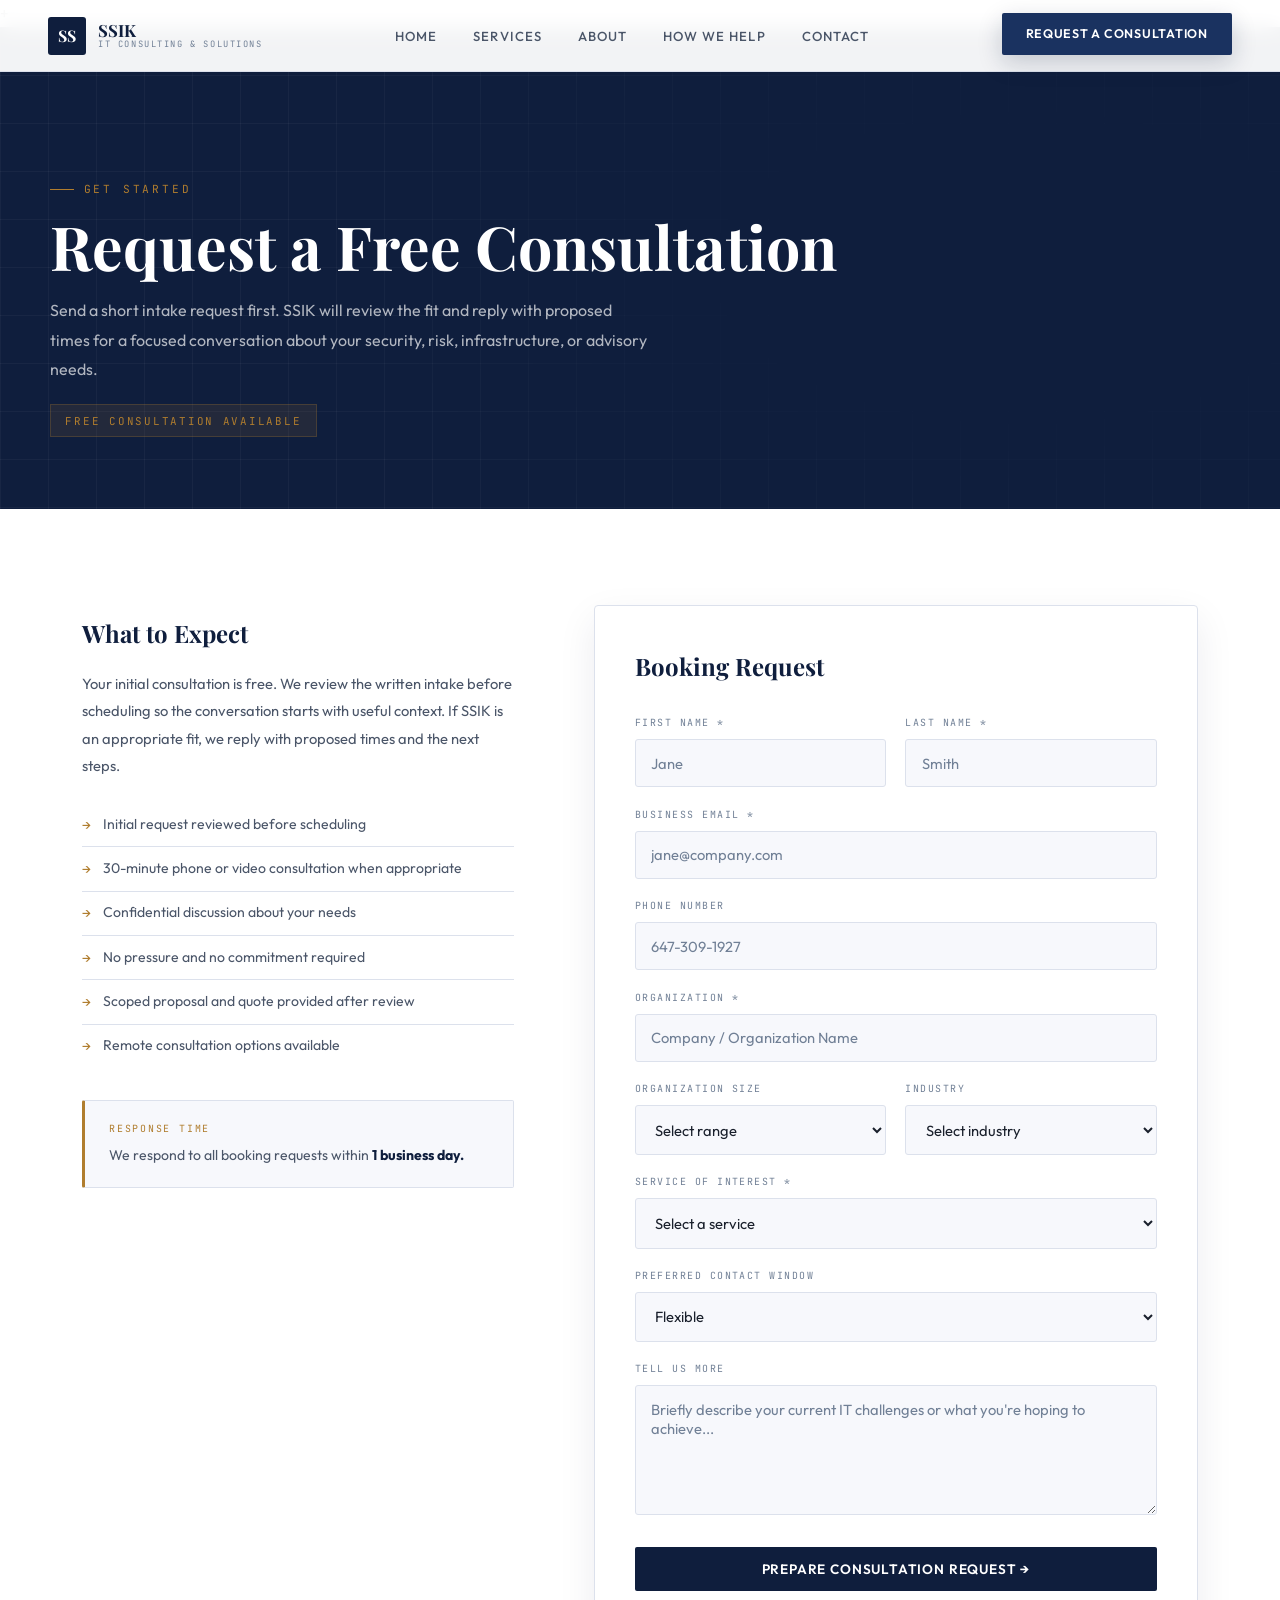
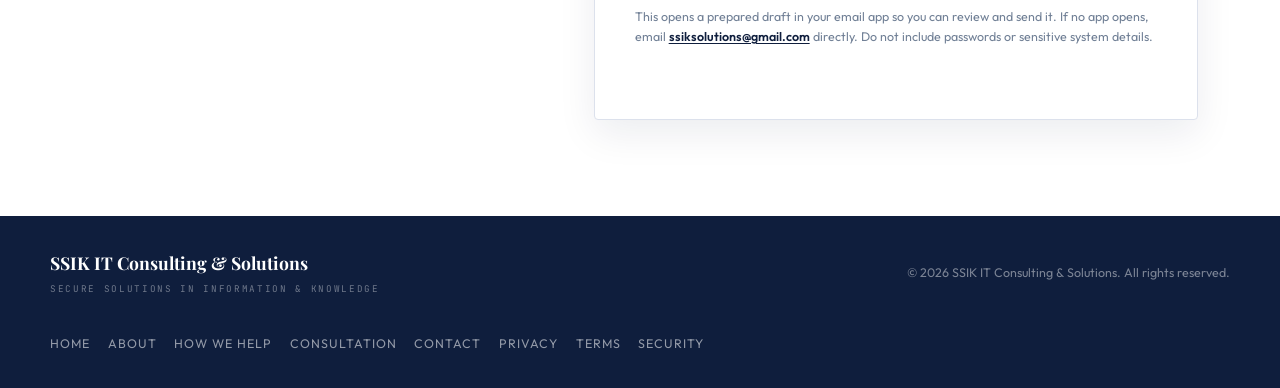
<file: booking.html>
<!DOCTYPE html>
<html lang="en">
<head>
<meta charset="UTF-8">
<meta name="viewport" content="width=device-width, initial-scale=1.0">
+<meta http-equiv="Content-Security-Policy" content="default-src 'self'; base-uri 'self'; object-src 'none'; form-action 'self'; frame-src 'none'; connect-src 'none'; img-src 'self' data:; script-src 'self' 'unsafe-inline'; style-src 'self' 'unsafe-inline' https://fonts.googleapis.com; font-src https://fonts.gstatic.com; manifest-src 'self'">
<meta name="referrer" content="strict-origin-when-cross-origin">
<title>Request a Free Consultation — SSIK IT Consulting & Solutions</title>
<meta name="description" content="Request a free SSIK consultation about security baselines, cyber risk, infrastructure documentation, improvement planning, or policy needs.">
<link rel="canonical" href="https://sil6428.github.io/SSIK-website/booking.html">
<link rel="icon" type="image/png" sizes="32x32" href="assets/favicon-32.png">
<link rel="icon" type="image/png" sizes="512x512" href="assets/favicon-512.png">
<link rel="apple-touch-icon" href="assets/apple-touch-icon.png">
<link rel="manifest" href="site.webmanifest">
<meta name="theme-color" content="#0f1e3d">
<meta property="og:type" content="website">
<meta property="og:site_name" content="SSIK IT Consulting & Solutions">
<meta property="og:title" content="Request a Consultation | SSIK IT Consulting & Solutions">
<meta property="og:description" content="Request a free conversation about your organization's security and IT priorities.">
<meta property="og:url" content="https://sil6428.github.io/SSIK-website/booking.html">
<meta property="og:image" content="https://sil6428.github.io/SSIK-website/assets/ssik-social-card.png">
<meta property="og:image:width" content="1200">
<meta property="og:image:height" content="630">
<meta name="twitter:card" content="summary_large_image">
<meta name="twitter:image" content="https://sil6428.github.io/SSIK-website/assets/ssik-social-card.png">
<link rel="preconnect" href="https://fonts.googleapis.com">
<link href="https://fonts.googleapis.com/css2?family=Playfair+Display:wght@400;600;700&family=Outfit:wght@300;400;500;600&family=JetBrains+Mono:wght@400;500&display=swap" rel="stylesheet">
<link rel="stylesheet" href="shared.css">
<script src="contact-mail.js" defer></script>
<style>
  .page-hero {
    padding: calc(var(--nav-h) + 4.5rem) 2rem 4.5rem;
    background: var(--navy);
    position: relative;
    overflow: hidden;
  }

  .page-hero-grid {
    position: absolute;
    inset: 0;
    background-image:
      linear-gradient(rgba(255,255,255,0.04) 1px, transparent 1px),
      linear-gradient(90deg, rgba(255,255,255,0.04) 1px, transparent 1px);
    background-size: 48px 48px;
    mask-image: radial-gradient(ellipse 60% 80% at 80% 50%, transparent 30%, black 100%);
  }

  .page-hero-inner {
    position: relative;
    z-index: 1;
    max-width: var(--max-w);
    margin: 0 auto;
  }

  .page-hero h1 {
    font-family: var(--font-display);
    font-size: clamp(2.5rem,5vw,3.8rem);
    font-weight: 700;
    color: var(--white);
    line-height: 1.1;
    margin-bottom: 1rem;
  }

  .page-hero p {
    font-size: 1rem;
    color: rgba(255,255,255,0.68);
    max-width: 600px;
    line-height: 1.85;
  }

  .page-hero .section-label {
    color: var(--gold);
  }

  .free-consultation-tag {
    display: inline-flex;
    margin-top: 1.2rem;
    padding: 0.4rem 0.9rem;
    border: 1px solid var(--gold-border);
    background: rgba(176,125,46,0.12);
    color: var(--gold);
    font-family: var(--font-mono);
    font-size: 0.68rem;
    letter-spacing: 0.16em;
    text-transform: uppercase;
  }

  #booking {
    background: var(--white);
  }

  .booking-grid {
    display: grid;
    grid-template-columns: 1fr 1.4fr;
    gap: 5rem;
    align-items: start;
  }

  .booking-info {
    padding-top: 0.5rem;
  }

  .booking-info h3 {
    font-family: var(--font-display);
    font-size: 1.5rem;
    color: var(--navy);
    margin-bottom: 1rem;
  }

  .booking-info p {
    font-size: 0.92rem;
    color: var(--slate);
    line-height: 1.85;
    margin-bottom: 1.5rem;
  }

  .booking-list {
    list-style: none;
    margin-bottom: 2rem;
  }

  .booking-list li {
    display: flex;
    align-items: flex-start;
    gap: 0.75rem;
    font-size: 0.88rem;
    color: var(--slate);
    padding: 0.6rem 0;
    border-bottom: 1px solid var(--border);
  }

  .booking-list li:last-child {
    border-bottom: none;
  }

  .booking-list li::before {
    content: '→';
    color: var(--gold);
    font-size: 0.85rem;
    flex-shrink: 0;
    margin-top: 1px;
  }

  .booking-callout {
    background: var(--off-white);
    border: 1.5px solid var(--border);
    border-left: 3px solid var(--gold);
    padding: 1.25rem 1.5rem;
    border-radius: 2px;
  }

  .booking-callout-label {
    font-family: var(--font-mono);
    font-size: 0.62rem;
    letter-spacing: 0.18em;
    text-transform: uppercase;
    color: var(--gold);
    margin-bottom: 0.4rem;
  }

  .booking-callout p {
    font-size: 0.88rem;
    color: var(--slate);
    margin: 0;
    line-height: 1.6;
  }

  .booking-callout strong {
    color: var(--navy);
  }

  .form-card {
    box-shadow: 0 14px 38px rgba(15,30,61,0.08);
  }

  @media (max-width: 860px) {
    .booking-grid {
      grid-template-columns: 1fr;
      gap: 2.5rem;
    }
  }
</style>
</head>
<body>

<nav id="navbar">
  <a href="index.html" class="nav-logo">
    <div class="nav-logo-mark"><span>SS</span></div>
    <div class="nav-logo-text">
      <div class="nav-logo-name">SSIK</div>
      <div class="nav-logo-sub">IT Consulting & Solutions</div>
    </div>
  </a>

  <ul class="nav-links">
    <li><a href="index.html">Home</a></li>
    <li><a href="services.html">Services</a></li>
    <li><a href="about.html">About</a></li>
    <li><a href="projects.html">How We Help</a></li>
    <li><a href="contact.html">Contact</a></li>
  </ul>

  <a href="booking.html" class="btn btn-primary active" style="font-size:0.78rem;padding:0.65rem 1.5rem;">Request a Consultation</a>

  <button class="nav-hamburger" onclick="document.querySelector('.mobile-menu').classList.toggle('open')" aria-label="Menu">
    <span></span><span></span><span></span>
  </button>
</nav>

<div class="mobile-menu">
  <button class="mobile-close" onclick="document.querySelector('.mobile-menu').classList.remove('open')" aria-label="Close menu">✕</button>
  <a href="index.html">Home</a>
  <a href="services.html">Services</a>
  <a href="about.html">About</a>
  <a href="projects.html">How We Help</a>
  <a href="contact.html">Contact</a>
  <a href="booking.html" class="btn btn-primary">Request Consultation</a>
</div>

<div class="page-hero">
  <div class="page-hero-grid"></div>
  <div class="page-hero-inner">
    <div class="section-label">Get Started</div>
    <h1>Request a Free Consultation</h1>
    <p>Send a short intake request first. SSIK will review the fit and reply with proposed times for a focused conversation about your security, risk, infrastructure, or advisory needs.</p>
    <div class="free-consultation-tag">Free Consultation Available</div>
  </div>
</div>

<section id="booking" class="section">
  <div class="container">
    <div class="booking-grid">

      <div class="booking-info fade-in">
        <h3>What to Expect</h3>
        <p>Your initial consultation is free. We review the written intake before scheduling so the conversation starts with useful context. If SSIK is an appropriate fit, we reply with proposed times and the next steps.</p>

        <ul class="booking-list">
          <li>Initial request reviewed before scheduling</li>
          <li>30-minute phone or video consultation when appropriate</li>
          <li>Confidential discussion about your needs</li>
          <li>No pressure and no commitment required</li>
          <li>Scoped proposal and quote provided after review</li>
          <li>Remote consultation options available</li>
        </ul>

        <div class="booking-callout">
          <div class="booking-callout-label">Response Time</div>
          <p>We respond to all booking requests within <strong>1 business day.</strong></p>
        </div>
      </div>

      <div class="fade-in delay-1">
        <div class="form-card">
          <form id="booking-form">

            <div style="font-family:var(--font-display);font-size:1.5rem;color:var(--navy);margin-bottom:1.75rem;font-weight:700;">Booking Request</div>

            <div class="form-row">
              <div class="form-group">
                <label for="b-fname">First Name *</label>
                <input type="text" id="b-fname" name="first_name" placeholder="Jane" autocomplete="given-name" required>
              </div>
              <div class="form-group">
                <label for="b-lname">Last Name *</label>
                <input type="text" id="b-lname" name="last_name" placeholder="Smith" autocomplete="family-name" required>
              </div>
            </div>

            <div class="form-group">
              <label for="b-email">Business Email *</label>
              <input type="email" id="b-email" name="email" placeholder="jane@company.com" autocomplete="email" required>
            </div>

            <div class="form-group">
              <label for="b-phone">Phone Number</label>
              <input type="tel" id="b-phone" name="phone" placeholder="647-309-1927" autocomplete="tel">
            </div>

            <div class="form-group">
              <label for="b-org">Organization *</label>
              <input type="text" id="b-org" name="organization" placeholder="Company / Organization Name" autocomplete="organization" required>
            </div>

            <div class="form-row">
              <div class="form-group">
                <label for="b-size">Organization Size</label>
                <select id="b-size" name="organization_size">
                  <option value="" disabled selected>Select range</option>
                  <option>1–25 employees</option>
                  <option>26–100 employees</option>
                  <option>101–500 employees</option>
                  <option>500+ employees</option>
                </select>
              </div>

              <div class="form-group">
                <label for="b-industry">Industry</label>
                <select id="b-industry" name="industry">
                  <option value="" disabled selected>Select industry</option>
                  <option>Finance / Banking</option>
                  <option>Healthcare</option>
                  <option>Government / Public Sector</option>
                  <option>Technology / SaaS</option>
                  <option>Manufacturing</option>
                  <option>Education</option>
                  <option>Legal / Professional Services</option>
                  <option>Non-profit</option>
                  <option>Other</option>
                </select>
              </div>
            </div>

            <div class="form-group">
              <label for="b-service">Service of Interest *</label>
              <select id="b-service" name="service" required>
                <option value="" disabled selected>Select a service</option>
                <option>Security Baseline Review</option>
                <option>Cyber Risk & Control Review</option>
                <option>Infrastructure Review & Documentation</option>
                <option>Security Policy & IT Advisory</option>
                <option>Multiple Services / Not Sure</option>
              </select>
            </div>

            <div class="form-group">
              <label for="b-window">Preferred Contact Window</label>
              <select id="b-window" name="preferred_window">
                <option value="" selected>Flexible</option>
                <option>Weekday morning</option>
                <option>Weekday afternoon</option>
                <option>Weekday evening</option>
              </select>
            </div>

            <div class="form-group">
              <label for="b-notes">Tell Us More</label>
              <textarea id="b-notes" name="message" placeholder="Briefly describe your current IT challenges or what you're hoping to achieve..."></textarea>
            </div>

            <button type="submit" class="btn btn-primary form-submit">Prepare Consultation Request →</button>

            <p class="form-note">
              This opens a prepared draft in your email app so you can review and send it.
              If no app opens, email <a href="mailto:ssiksolutions@gmail.com">ssiksolutions@gmail.com</a> directly.
              Do not include passwords or sensitive system details.
            </p>
            <p class="form-status" id="booking-form-status" role="status" aria-live="polite"></p>
          </form>
        </div>
      </div>

    </div>
  </div>
</section>

<footer>
  <div class="footer-inner">
    <div>
      <div class="footer-logo">SSIK IT Consulting & Solutions</div>
      <div style="font-family:var(--font-mono);font-size:0.58rem;letter-spacing:0.18em;text-transform:uppercase;color:rgba(255,255,255,0.4);margin-top:4px;">Secure Solutions in Information & Knowledge</div>
    </div>

    <div class="footer-copy">© 2026 SSIK IT Consulting & Solutions. All rights reserved.</div>

    <ul class="footer-links">
      <li><a href="index.html">Home</a></li>
      <li><a href="about.html">About</a></li>
      <li><a href="projects.html">How We Help</a></li>
      <li><a href="booking.html">Consultation</a></li>
      <li><a href="contact.html">Contact</a></li>
      <li><a href="privacy.html">Privacy</a></li>
      <li><a href="terms.html">Terms</a></li>
      <li><a href="security.html">Security</a></li>
    </ul>
  </div>
</footer>

<script>
  window.addEventListener('scroll', () => {
    document.getElementById('navbar').classList.toggle('scrolled', window.scrollY > 50);

    document.querySelectorAll('.fade-in:not(.visible)').forEach(el => {
      if (el.getBoundingClientRect().top < window.innerHeight - 60) {
        el.classList.add('visible');
      }
    });
  });

  document.querySelectorAll('.fade-in').forEach(el => {
    if (el.getBoundingClientRect().top < window.innerHeight - 60) {
      el.classList.add('visible');
    }
  });

  const params = new URLSearchParams(window.location.search);
  const service = params.get('service');

  if (service) {
    const serviceSelect = document.getElementById('b-service');

    if (serviceSelect) {
      const normalizedService = service.trim().toLowerCase();

      Array.from(serviceSelect.options).forEach(option => {
        if (option.text.trim().toLowerCase() === normalizedService) {
          serviceSelect.value = option.text;
        }
      });
    }
  }
</script>

</body>
</html>
</file>
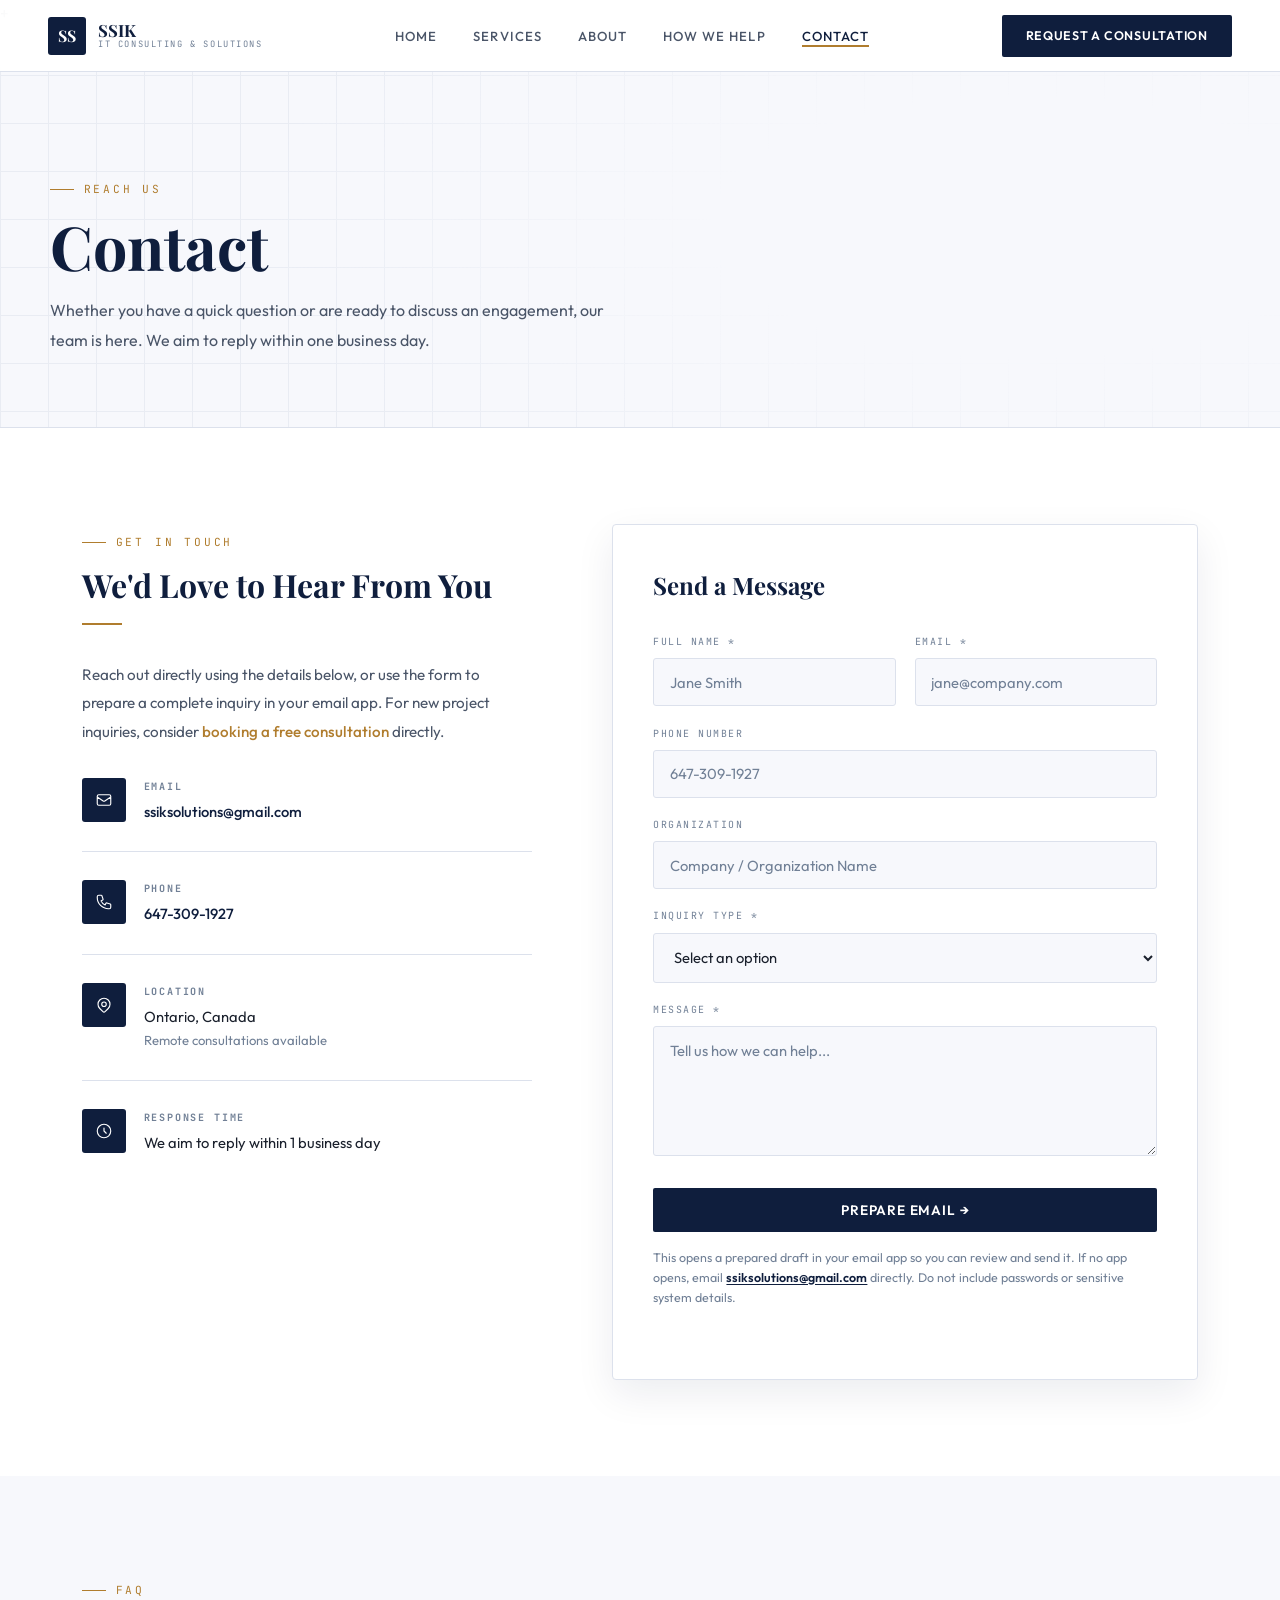
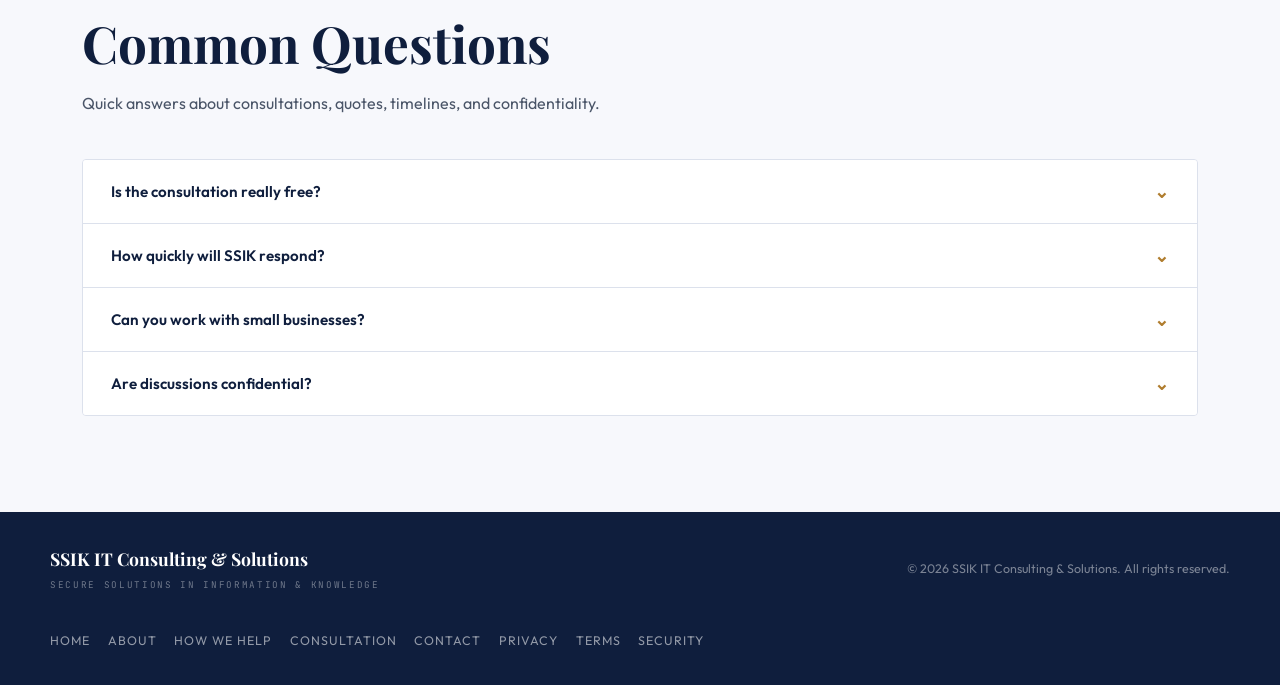
<file: contact.html>
<!DOCTYPE html>
<html lang="en">
<head>
<meta charset="UTF-8">
<meta name="viewport" content="width=device-width, initial-scale=1.0">
+<meta http-equiv="Content-Security-Policy" content="default-src 'self'; base-uri 'self'; object-src 'none'; form-action 'self'; frame-src 'none'; connect-src 'none'; img-src 'self' data:; script-src 'self' 'unsafe-inline'; style-src 'self' 'unsafe-inline' https://fonts.googleapis.com; font-src https://fonts.gstatic.com; manifest-src 'self'">
<meta name="referrer" content="strict-origin-when-cross-origin">
<title>Contact — SSIK IT Consulting & Solutions</title>
<meta name="description" content="Contact SSIK with a general question or prepare an email inquiry about IT and cybersecurity consulting services.">
<link rel="canonical" href="https://sil6428.github.io/SSIK-website/contact.html">
<link rel="icon" type="image/png" sizes="32x32" href="assets/favicon-32.png">
<link rel="icon" type="image/png" sizes="512x512" href="assets/favicon-512.png">
<link rel="apple-touch-icon" href="assets/apple-touch-icon.png">
<link rel="manifest" href="site.webmanifest">
<meta name="theme-color" content="#0f1e3d">
<meta property="og:type" content="website">
<meta property="og:site_name" content="SSIK IT Consulting & Solutions">
<meta property="og:title" content="Contact | SSIK IT Consulting & Solutions">
<meta property="og:description" content="Contact SSIK about security, risk, infrastructure, documentation, or IT advisory needs.">
<meta property="og:url" content="https://sil6428.github.io/SSIK-website/contact.html">
<meta property="og:image" content="https://sil6428.github.io/SSIK-website/assets/ssik-social-card.png">
<meta property="og:image:width" content="1200">
<meta property="og:image:height" content="630">
<meta name="twitter:card" content="summary_large_image">
<meta name="twitter:image" content="https://sil6428.github.io/SSIK-website/assets/ssik-social-card.png">
<link rel="preconnect" href="https://fonts.googleapis.com">
<link href="https://fonts.googleapis.com/css2?family=Playfair+Display:wght@400;600;700&family=Outfit:wght@300;400;500;600&family=JetBrains+Mono:wght@400;500&display=swap" rel="stylesheet">
<link rel="stylesheet" href="shared.css">
<script src="contact-mail.js" defer></script>

<style>
  .page-hero {
    padding: calc(var(--nav-h) + 4.5rem) 2rem 4.5rem;
    background: var(--off-white);
    border-bottom: 1px solid var(--border);
    position: relative;
    overflow: hidden;
  }

  .page-hero-grid {
    position: absolute;
    inset: 0;
    background-image:
      linear-gradient(var(--border) 1px, transparent 1px),
      linear-gradient(90deg, var(--border) 1px, transparent 1px);
    background-size: 48px 48px;
    opacity: 0.5;
    mask-image: radial-gradient(ellipse 60% 80% at 80% 50%, transparent 40%, black 100%);
  }

  .page-hero-inner {
    position: relative;
    z-index: 1;
    max-width: var(--max-w);
    margin: 0 auto;
  }

  .page-hero h1 {
    font-family: var(--font-display);
    font-size: clamp(2.5rem,5vw,3.8rem);
    font-weight: 700;
    color: var(--navy);
    line-height: 1.1;
    margin-bottom: 1rem;
  }

  .page-hero p {
    font-size: 1rem;
    color: var(--slate);
    max-width: 560px;
    line-height: 1.85;
  }

  #contact {
    background: var(--white);
  }

  .contact-grid {
    display: grid;
    grid-template-columns: 1fr 1.3fr;
    gap: 5rem;
    align-items: start;
  }

  .contact-info p {
    font-size: 0.95rem;
    color: var(--slate);
    line-height: 1.85;
    margin-bottom: 2rem;
  }

  .contact-item {
    display: flex;
    align-items: flex-start;
    gap: 1.1rem;
    margin-bottom: 1.75rem;
    padding-bottom: 1.75rem;
    border-bottom: 1px solid var(--border);
  }

  .contact-item:last-of-type {
    border-bottom: none;
  }

  .contact-icon-wrap {
    width: 44px;
    height: 44px;
    background: var(--navy);
    border-radius: 3px;
    display: flex;
    align-items: center;
    justify-content: center;
    flex-shrink: 0;
    color: white;
  }

  .contact-item-text h4 {
    font-family: var(--font-mono);
    font-size: 0.63rem;
    letter-spacing: 0.18em;
    text-transform: uppercase;
    color: var(--slate-light);
    margin-bottom: 0.3rem;
  }

  .contact-item-text p {
    font-size: 0.92rem;
    color: var(--text);
    margin: 0;
    line-height: 1.6;
  }

  .contact-item-text a {
    color: var(--navy);
    font-weight: 500;
  }

  .contact-item-text a:hover {
    color: var(--gold);
  }

  .form-card {
    box-shadow: 0 14px 38px rgba(15,30,61,0.08);
  }

  #faq {
    background: var(--off-white);
  }

  .faq-list {
    margin-top: 2.5rem;
    border: 1.5px solid var(--border);
    border-radius: 4px;
    overflow: hidden;
  }

  .faq-item {
    border-bottom: 1px solid var(--border);
  }

  .faq-item:last-child {
    border-bottom: none;
  }

  .faq-q {
    width: 100%;
    border: 0;
    text-align: left;
    font-family: var(--font-body);
    padding: 1.25rem 1.75rem;
    cursor: pointer;
    display: flex;
    align-items: center;
    justify-content: space-between;
    gap: 1rem;
    font-weight: 600;
    font-size: 0.95rem;
    color: var(--navy);
    background: var(--white);
    transition: background 0.2s;
    user-select: none;
  }

  .faq-q:hover {
    background: var(--surface);
  }

  .faq-q .faq-arrow {
    color: var(--gold);
    font-size: 1.1rem;
    transition: transform 0.3s;
    flex-shrink: 0;
  }

  .faq-item.open .faq-arrow {
    transform: rotate(180deg);
  }

  .faq-a {
    max-height: 0;
    overflow: hidden;
    transition: max-height 0.35s ease, padding 0.3s;
    background: var(--off-white);
    font-size: 0.88rem;
    color: var(--slate);
    line-height: 1.8;
    padding: 0 1.75rem;
  }

  .faq-item.open .faq-a {
    max-height: 240px;
    padding: 1.1rem 1.75rem 1.25rem;
  }

  @media (max-width: 860px) {
    .contact-grid {
      grid-template-columns: 1fr;
      gap: 2.5rem;
    }
  }
</style>
</head>

<body>

<nav id="navbar">
  <a href="index.html" class="nav-logo">
    <div class="nav-logo-mark"><span>SS</span></div>
    <div class="nav-logo-text">
      <div class="nav-logo-name">SSIK</div>
      <div class="nav-logo-sub">IT Consulting & Solutions</div>
    </div>
  </a>

  <ul class="nav-links">
    <li><a href="index.html">Home</a></li>
    <li><a href="services.html">Services</a></li>
    <li><a href="about.html">About</a></li>
    <li><a href="projects.html">How We Help</a></li>
    <li><a href="contact.html" class="active">Contact</a></li>
  </ul>

  <a href="booking.html" class="btn btn-primary" style="font-size:0.78rem;padding:0.65rem 1.5rem;">Request a Consultation</a>

  <button class="nav-hamburger" onclick="document.querySelector('.mobile-menu').classList.toggle('open')" aria-label="Menu">
    <span></span><span></span><span></span>
  </button>
</nav>

<div class="mobile-menu">
  <button class="mobile-close" onclick="document.querySelector('.mobile-menu').classList.remove('open')" aria-label="Close menu">✕</button>
  <a href="index.html">Home</a>
  <a href="services.html">Services</a>
  <a href="about.html">About</a>
  <a href="projects.html">How We Help</a>
  <a href="contact.html">Contact</a>
  <a href="booking.html" class="btn btn-primary">Request Consultation</a>
</div>

<div class="page-hero">
  <div class="page-hero-grid"></div>
  <div class="page-hero-inner">
    <div class="section-label">Reach Us</div>
    <h1>Contact</h1>
    <p>Whether you have a quick question or are ready to discuss an engagement, our team is here. We aim to reply within one business day.</p>
  </div>
</div>

<section id="contact" class="section">
  <div class="container">
    <div class="contact-grid">

      <div class="contact-info fade-in">
        <div class="section-label">Get in Touch</div>
        <h2 class="section-title" style="font-size:2rem;">We'd Love to Hear From You</h2>
        <div class="rule"></div>

        <p>
          Reach out directly using the details below, or use the form to prepare a complete inquiry in your email app.
          For new project inquiries, consider
          <a href="booking.html" style="color:var(--gold);font-weight:500;">booking a free consultation</a>
          directly.
        </p>

        <div class="contact-item">
          <div class="contact-icon-wrap">
            <svg width="18" height="18" fill="none" viewBox="0 0 24 24">
              <path d="M3 8l7.89 5.26a2 2 0 002.22 0L21 8M5 19h14a2 2 0 002-2V7a2 2 0 00-2-2H5a2 2 0 00-2 2v10a2 2 0 002 2z" stroke="white" stroke-width="1.5" stroke-linecap="round" stroke-linejoin="round"/>
            </svg>
          </div>
          <div class="contact-item-text">
            <h4>Email</h4>
            <p><a href="mailto:ssiksolutions@gmail.com">ssiksolutions@gmail.com</a></p>
          </div>
        </div>

        <div class="contact-item">
          <div class="contact-icon-wrap">
            <svg width="18" height="18" fill="none" viewBox="0 0 24 24">
              <path d="M3 5a2 2 0 012-2h3.28a1 1 0 01.948.684l1.498 4.493a1 1 0 01-.502 1.21l-2.257 1.13a11.042 11.042 0 005.516 5.516l1.13-2.257a1 1 0 011.21-.502l4.493 1.498a1 1 0 01.684.949V19a2 2 0 01-2 2h-1C9.716 21 3 14.284 3 6V5z" stroke="white" stroke-width="1.5" stroke-linecap="round" stroke-linejoin="round"/>
            </svg>
          </div>
          <div class="contact-item-text">
            <h4>Phone</h4>
            <p><a href="tel:+16473091927">647-309-1927</a></p>
          </div>
        </div>

        <div class="contact-item">
          <div class="contact-icon-wrap">
            <svg width="18" height="18" fill="none" viewBox="0 0 24 24">
              <path d="M17.657 16.657L13.414 20.9a1.998 1.998 0 01-2.827 0l-4.244-4.243a8 8 0 1111.314 0z" stroke="white" stroke-width="1.5" stroke-linecap="round" stroke-linejoin="round"/>
              <path d="M15 11a3 3 0 11-6 0 3 3 0 016 0z" stroke="white" stroke-width="1.5" stroke-linecap="round" stroke-linejoin="round"/>
            </svg>
          </div>
          <div class="contact-item-text">
            <h4>Location</h4>
            <p>
              Ontario, Canada<br>
              <span style="font-size:0.82rem;color:var(--slate-light);">Remote consultations available</span>
            </p>
          </div>
        </div>

        <div class="contact-item">
          <div class="contact-icon-wrap">
            <svg width="18" height="18" fill="none" viewBox="0 0 24 24">
              <path d="M12 8v4l3 3M21 12a9 9 0 11-18 0 9 9 0 0118 0z" stroke="white" stroke-width="1.5" stroke-linecap="round" stroke-linejoin="round"/>
            </svg>
          </div>
          <div class="contact-item-text">
            <h4>Response Time</h4>
            <p>We aim to reply within 1 business day</p>
          </div>
        </div>
      </div>

      <div class="fade-in delay-1">
        <div class="form-card">
          <form id="contact-form">

            <div style="font-family:var(--font-display);font-size:1.5rem;color:var(--navy);margin-bottom:1.75rem;font-weight:700;">Send a Message</div>

            <div class="form-row">
              <div class="form-group">
                <label for="c-name">Full Name *</label>
                <input type="text" id="c-name" name="name" placeholder="Jane Smith" autocomplete="name" required>
              </div>

              <div class="form-group">
                <label for="c-email">Email *</label>
                <input type="email" id="c-email" name="email" placeholder="jane@company.com" autocomplete="email" required>
              </div>
            </div>

            <div class="form-group">
              <label for="c-phone">Phone Number</label>
              <input type="tel" id="c-phone" name="phone" placeholder="647-309-1927" autocomplete="tel">
            </div>

            <div class="form-group">
              <label for="c-company">Organization</label>
              <input type="text" id="c-company" name="organization" placeholder="Company / Organization Name" autocomplete="organization">
            </div>

            <div class="form-group">
              <label for="c-topic">Inquiry Type *</label>
              <select id="c-topic" name="inquiry_type" required>
                <option value="" disabled selected>Select an option</option>
                <option>General Question</option>
                <option>Request a Free Consultation</option>
                <option>Security Baseline Review</option>
                <option>Cyber Risk & Control Review</option>
                <option>Infrastructure Review & Documentation</option>
                <option>Security Policy & IT Advisory</option>
                <option>Other</option>
              </select>
            </div>

            <div class="form-group">
              <label for="c-message">Message *</label>
              <textarea id="c-message" name="message" placeholder="Tell us how we can help..." required></textarea>
            </div>

            <button type="submit" class="btn btn-primary form-submit">Prepare Email →</button>

            <p class="form-note">
              This opens a prepared draft in your email app so you can review and send it.
              If no app opens, email <a href="mailto:ssiksolutions@gmail.com">ssiksolutions@gmail.com</a> directly.
              Do not include passwords or sensitive system details.
            </p>
            <p class="form-status" id="contact-form-status" role="status" aria-live="polite"></p>
          </form>
        </div>
      </div>

    </div>
  </div>
</section>

<section id="faq" class="section">
  <div class="container">
    <div class="section-label">FAQ</div>
    <h2 class="section-title">Common Questions</h2>
    <p class="section-sub">Quick answers about consultations, quotes, timelines, and confidentiality.</p>

    <div class="faq-list">

      <div class="faq-item">
        <button type="button" class="faq-q" aria-expanded="false">
          <span>Is the consultation really free?</span>
          <span class="faq-arrow">⌄</span>
        </button>
        <div class="faq-a">
          Yes. The initial consultation is free and designed to understand your needs before any paid engagement is proposed.
        </div>
      </div>

      <div class="faq-item">
        <button type="button" class="faq-q" aria-expanded="false">
          <span>How quickly will SSIK respond?</span>
          <span class="faq-arrow">⌄</span>
        </button>
        <div class="faq-a">
          We aim to respond to all inquiries within one business day.
        </div>
      </div>

      <div class="faq-item">
        <button type="button" class="faq-q" aria-expanded="false">
          <span>Can you work with small businesses?</span>
          <span class="faq-arrow">⌄</span>
        </button>
        <div class="faq-a">
          Yes. SSIK supports organizations of different sizes, from small businesses to larger teams that need security, risk, infrastructure, or policy support.
        </div>
      </div>

      <div class="faq-item">
        <button type="button" class="faq-q" aria-expanded="false">
          <span>Are discussions confidential?</span>
          <span class="faq-arrow">⌄</span>
        </button>
        <div class="faq-a">
          Yes. We treat all client conversations and project details confidentially.
        </div>
      </div>

    </div>
  </div>
</section>

<footer>
  <div class="footer-inner">
    <div>
      <div class="footer-logo">SSIK IT Consulting & Solutions</div>
      <div style="font-family:var(--font-mono);font-size:0.58rem;letter-spacing:0.18em;text-transform:uppercase;color:rgba(255,255,255,0.4);margin-top:4px;">Secure Solutions in Information & Knowledge</div>
    </div>

    <div class="footer-copy">© 2026 SSIK IT Consulting & Solutions. All rights reserved.</div>

    <ul class="footer-links">
      <li><a href="index.html">Home</a></li>
      <li><a href="about.html">About</a></li>
      <li><a href="projects.html">How We Help</a></li>
      <li><a href="booking.html">Consultation</a></li>
      <li><a href="contact.html">Contact</a></li>
      <li><a href="privacy.html">Privacy</a></li>
      <li><a href="terms.html">Terms</a></li>
      <li><a href="security.html">Security</a></li>
    </ul>
  </div>
</footer>

<script>
  window.addEventListener('scroll', () => {
    document.getElementById('navbar').classList.toggle('scrolled', window.scrollY > 50);

    document.querySelectorAll('.fade-in:not(.visible)').forEach(el => {
      if (el.getBoundingClientRect().top < window.innerHeight - 60) {
        el.classList.add('visible');
      }
    });
  });

  document.querySelectorAll('.fade-in').forEach(el => {
    if (el.getBoundingClientRect().top < window.innerHeight - 60) {
      el.classList.add('visible');
    }
  });

  document.querySelectorAll('.faq-q').forEach(question => {
    question.addEventListener('click', () => {
      const isOpen = question.parentElement.classList.toggle('open');
      question.setAttribute('aria-expanded', String(isOpen));
    });
  });
</script>

</body>
</html>
</file>
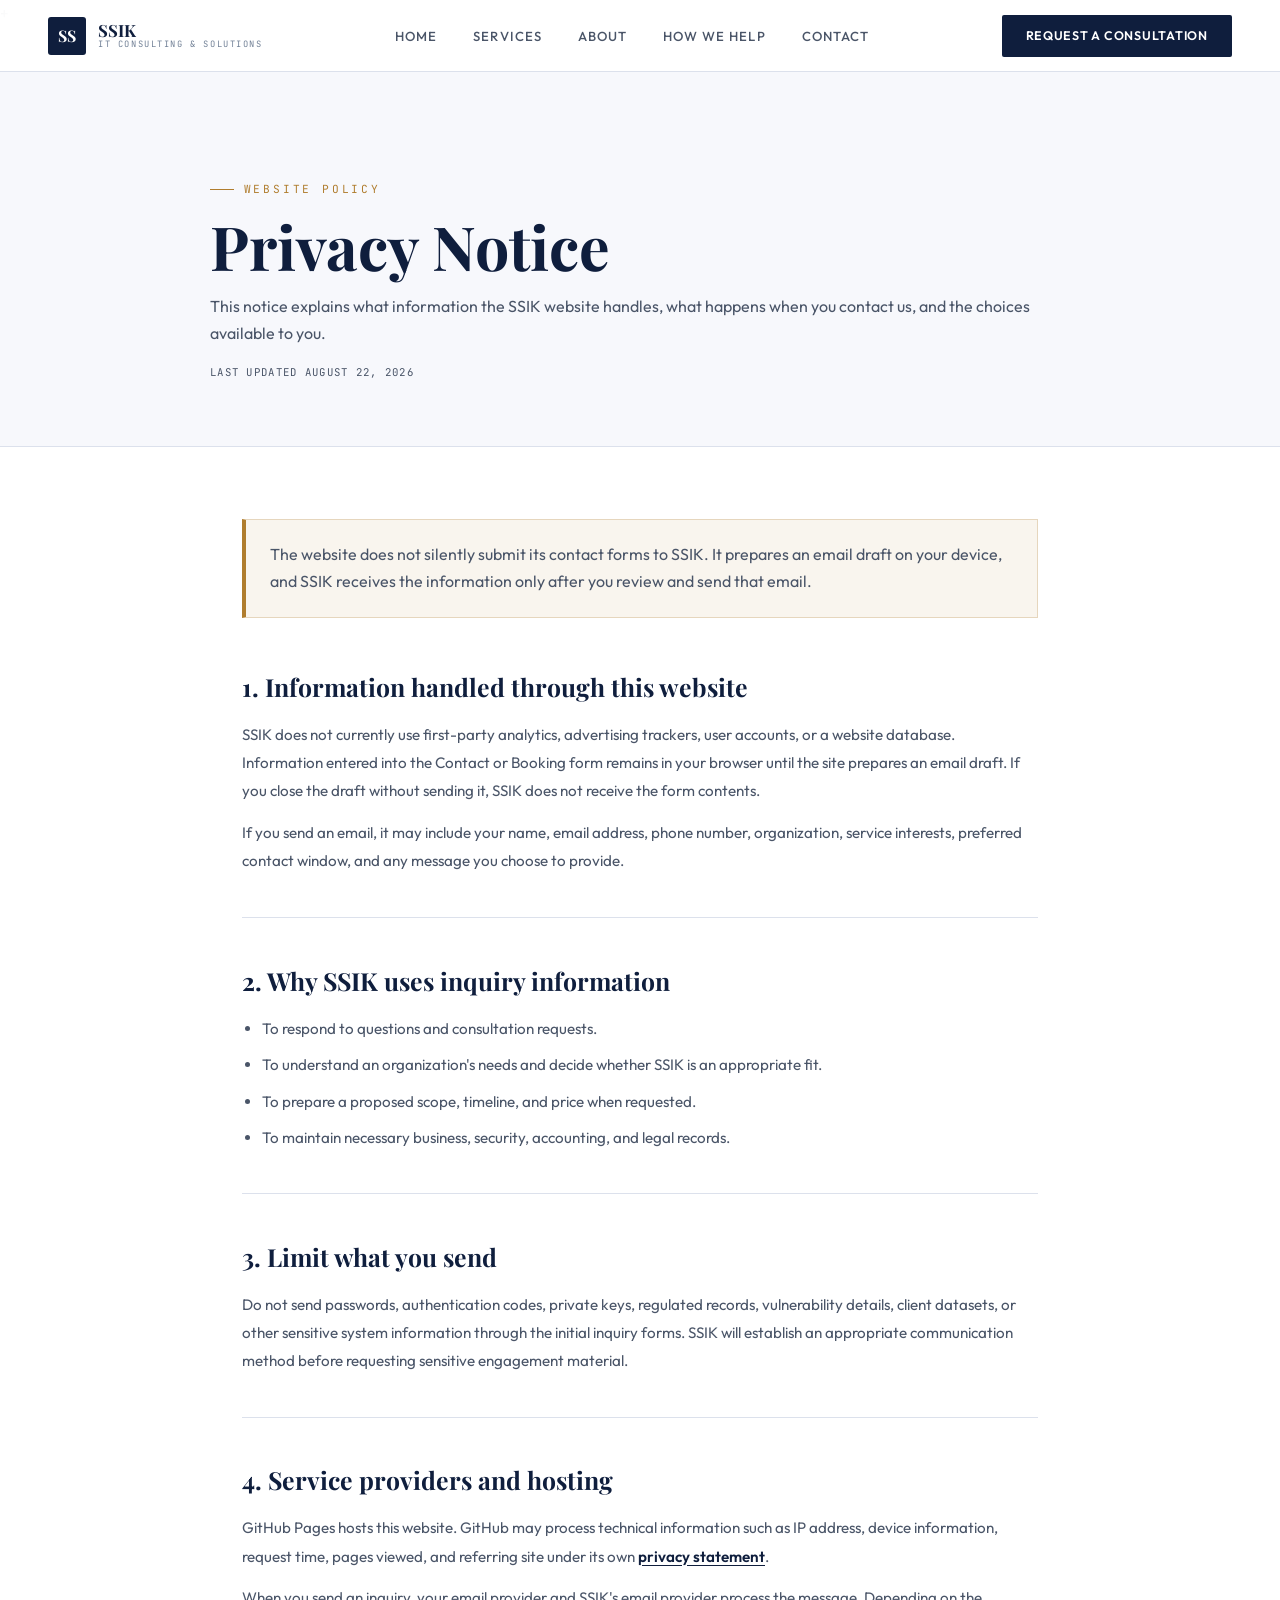
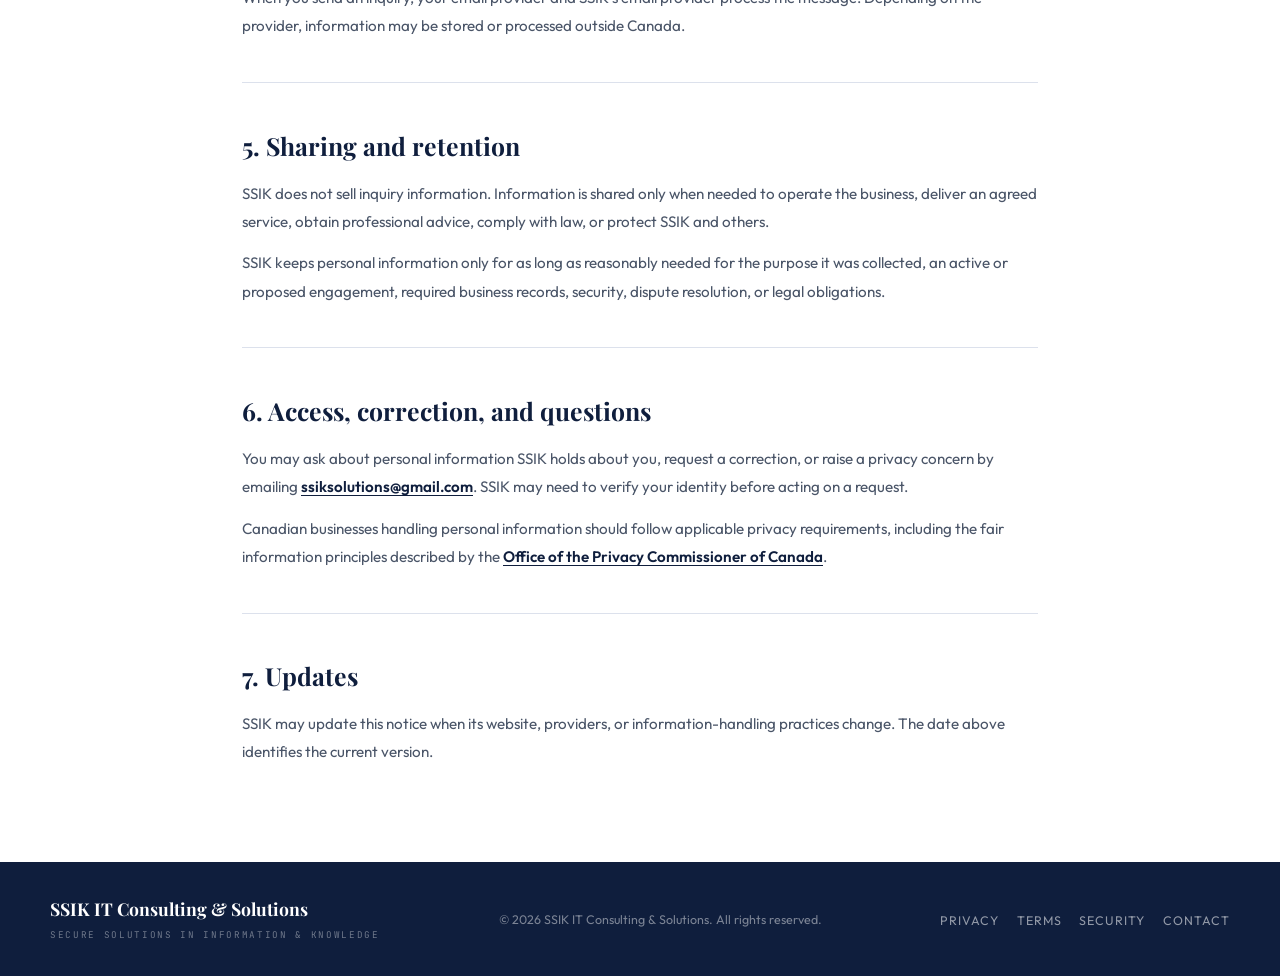
<file: privacy.html>
<!DOCTYPE html>
<html lang="en">
<head>
<meta charset="UTF-8">
<meta name="viewport" content="width=device-width, initial-scale=1.0">
+<meta http-equiv="Content-Security-Policy" content="default-src 'self'; base-uri 'self'; object-src 'none'; form-action 'self'; frame-src 'none'; connect-src 'none'; img-src 'self' data:; script-src 'self' 'unsafe-inline'; style-src 'self' 'unsafe-inline' https://fonts.googleapis.com; font-src https://fonts.gstatic.com; manifest-src 'self'">
<meta name="referrer" content="strict-origin-when-cross-origin">
<title>Privacy Notice — SSIK IT Consulting & Solutions</title>
<meta name="description" content="How SSIK handles website inquiries and personal information submitted for consultations.">
<link rel="canonical" href="https://sil6428.github.io/SSIK-website/privacy.html">
<link rel="icon" type="image/png" sizes="32x32" href="assets/favicon-32.png">
<link rel="icon" type="image/png" sizes="512x512" href="assets/favicon-512.png">
<link rel="apple-touch-icon" href="assets/apple-touch-icon.png">
<link rel="manifest" href="site.webmanifest">
<meta name="theme-color" content="#0f1e3d">
<meta property="og:type" content="website">
<meta property="og:site_name" content="SSIK IT Consulting & Solutions">
<meta property="og:title" content="Privacy Notice | SSIK IT Consulting & Solutions">
<meta property="og:description" content="How SSIK handles website inquiries and consultation information.">
<meta property="og:url" content="https://sil6428.github.io/SSIK-website/privacy.html">
<meta property="og:image" content="https://sil6428.github.io/SSIK-website/assets/ssik-social-card.png">
<meta property="og:image:width" content="1200">
<meta property="og:image:height" content="630">
<meta name="twitter:card" content="summary_large_image">
<meta name="twitter:image" content="https://sil6428.github.io/SSIK-website/assets/ssik-social-card.png">
<link rel="preconnect" href="https://fonts.googleapis.com">
<link href="https://fonts.googleapis.com/css2?family=Playfair+Display:wght@400;600;700&family=Outfit:wght@300;400;500;600&family=JetBrains+Mono:wght@400;500&display=swap" rel="stylesheet">
<link rel="stylesheet" href="shared.css">
<link rel="stylesheet" href="legal.css">
</head>
<body>
<nav id="navbar">
  <a href="index.html" class="nav-logo">
    <div class="nav-logo-mark"><span>SS</span></div>
    <div class="nav-logo-text"><div class="nav-logo-name">SSIK</div><div class="nav-logo-sub">IT Consulting & Solutions</div></div>
  </a>
  <ul class="nav-links">
    <li><a href="index.html">Home</a></li><li><a href="services.html">Services</a></li><li><a href="about.html">About</a></li><li><a href="projects.html">How We Help</a></li><li><a href="contact.html">Contact</a></li>
  </ul>
  <a href="booking.html" class="btn btn-primary" style="font-size:0.78rem;padding:0.65rem 1.5rem;">Request a Consultation</a>
  <button class="nav-hamburger" onclick="document.querySelector('.mobile-menu').classList.toggle('open')" aria-label="Menu"><span></span><span></span><span></span></button>
</nav>
<div class="mobile-menu">
  <button class="mobile-close" onclick="document.querySelector('.mobile-menu').classList.remove('open')" aria-label="Close menu">✕</button>
  <a href="index.html">Home</a><a href="services.html">Services</a><a href="about.html">About</a><a href="projects.html">How We Help</a><a href="contact.html">Contact</a><a href="booking.html" class="btn btn-primary">Request Consultation</a>
</div>

<header class="legal-hero">
  <div class="legal-hero-inner">
    <div class="section-label">Website Policy</div>
    <h1>Privacy Notice</h1>
    <p>This notice explains what information the SSIK website handles, what happens when you contact us, and the choices available to you.</p>
    <div class="legal-updated">Last updated August 22, 2026</div>
  </div>
</header>

<main class="legal-content">
  <div class="legal-summary">The website does not silently submit its contact forms to SSIK. It prepares an email draft on your device, and SSIK receives the information only after you review and send that email.</div>

  <section class="legal-section">
    <h2>1. Information handled through this website</h2>
    <p>SSIK does not currently use first-party analytics, advertising trackers, user accounts, or a website database. Information entered into the Contact or Booking form remains in your browser until the site prepares an email draft. If you close the draft without sending it, SSIK does not receive the form contents.</p>
    <p>If you send an email, it may include your name, email address, phone number, organization, service interests, preferred contact window, and any message you choose to provide.</p>
  </section>

  <section class="legal-section">
    <h2>2. Why SSIK uses inquiry information</h2>
    <ul>
      <li>To respond to questions and consultation requests.</li>
      <li>To understand an organization's needs and decide whether SSIK is an appropriate fit.</li>
      <li>To prepare a proposed scope, timeline, and price when requested.</li>
      <li>To maintain necessary business, security, accounting, and legal records.</li>
    </ul>
  </section>

  <section class="legal-section">
    <h2>3. Limit what you send</h2>
    <p>Do not send passwords, authentication codes, private keys, regulated records, vulnerability details, client datasets, or other sensitive system information through the initial inquiry forms. SSIK will establish an appropriate communication method before requesting sensitive engagement material.</p>
  </section>

  <section class="legal-section">
    <h2>4. Service providers and hosting</h2>
    <p>GitHub Pages hosts this website. GitHub may process technical information such as IP address, device information, request time, pages viewed, and referring site under its own <a href="https://docs.github.com/en/site-policy/privacy-policies/github-general-privacy-statement" target="_blank" rel="noreferrer">privacy statement</a>.</p>
    <p>When you send an inquiry, your email provider and SSIK's email provider process the message. Depending on the provider, information may be stored or processed outside Canada.</p>
  </section>

  <section class="legal-section">
    <h2>5. Sharing and retention</h2>
    <p>SSIK does not sell inquiry information. Information is shared only when needed to operate the business, deliver an agreed service, obtain professional advice, comply with law, or protect SSIK and others.</p>
    <p>SSIK keeps personal information only for as long as reasonably needed for the purpose it was collected, an active or proposed engagement, required business records, security, dispute resolution, or legal obligations.</p>
  </section>

  <section class="legal-section">
    <h2>6. Access, correction, and questions</h2>
    <p>You may ask about personal information SSIK holds about you, request a correction, or raise a privacy concern by emailing <a href="mailto:ssiksolutions@gmail.com?subject=Privacy%20request">ssiksolutions@gmail.com</a>. SSIK may need to verify your identity before acting on a request.</p>
    <p>Canadian businesses handling personal information should follow applicable privacy requirements, including the fair information principles described by the <a href="https://www.priv.gc.ca/en/privacy-topics/privacy-laws-in-canada/the-personal-information-protection-and-electronic-documents-act-pipeda/" target="_blank" rel="noreferrer">Office of the Privacy Commissioner of Canada</a>.</p>
  </section>

  <section class="legal-section">
    <h2>7. Updates</h2>
    <p>SSIK may update this notice when its website, providers, or information-handling practices change. The date above identifies the current version.</p>
  </section>
</main>

<footer><div class="footer-inner">
  <div><div class="footer-logo">SSIK IT Consulting & Solutions</div><div style="font-family:var(--font-mono);font-size:0.58rem;letter-spacing:0.18em;text-transform:uppercase;color:rgba(255,255,255,0.4);margin-top:4px;">Secure Solutions in Information & Knowledge</div></div>
  <div class="footer-copy">© 2026 SSIK IT Consulting & Solutions. All rights reserved.</div>
  <ul class="footer-links"><li><a href="privacy.html">Privacy</a></li><li><a href="terms.html">Terms</a></li><li><a href="security.html">Security</a></li><li><a href="contact.html">Contact</a></li></ul>
</div></footer>
<script>
  window.addEventListener('scroll', () => document.getElementById('navbar').classList.toggle('scrolled', window.scrollY > 50));
</script>
</body>
</html>
</file>
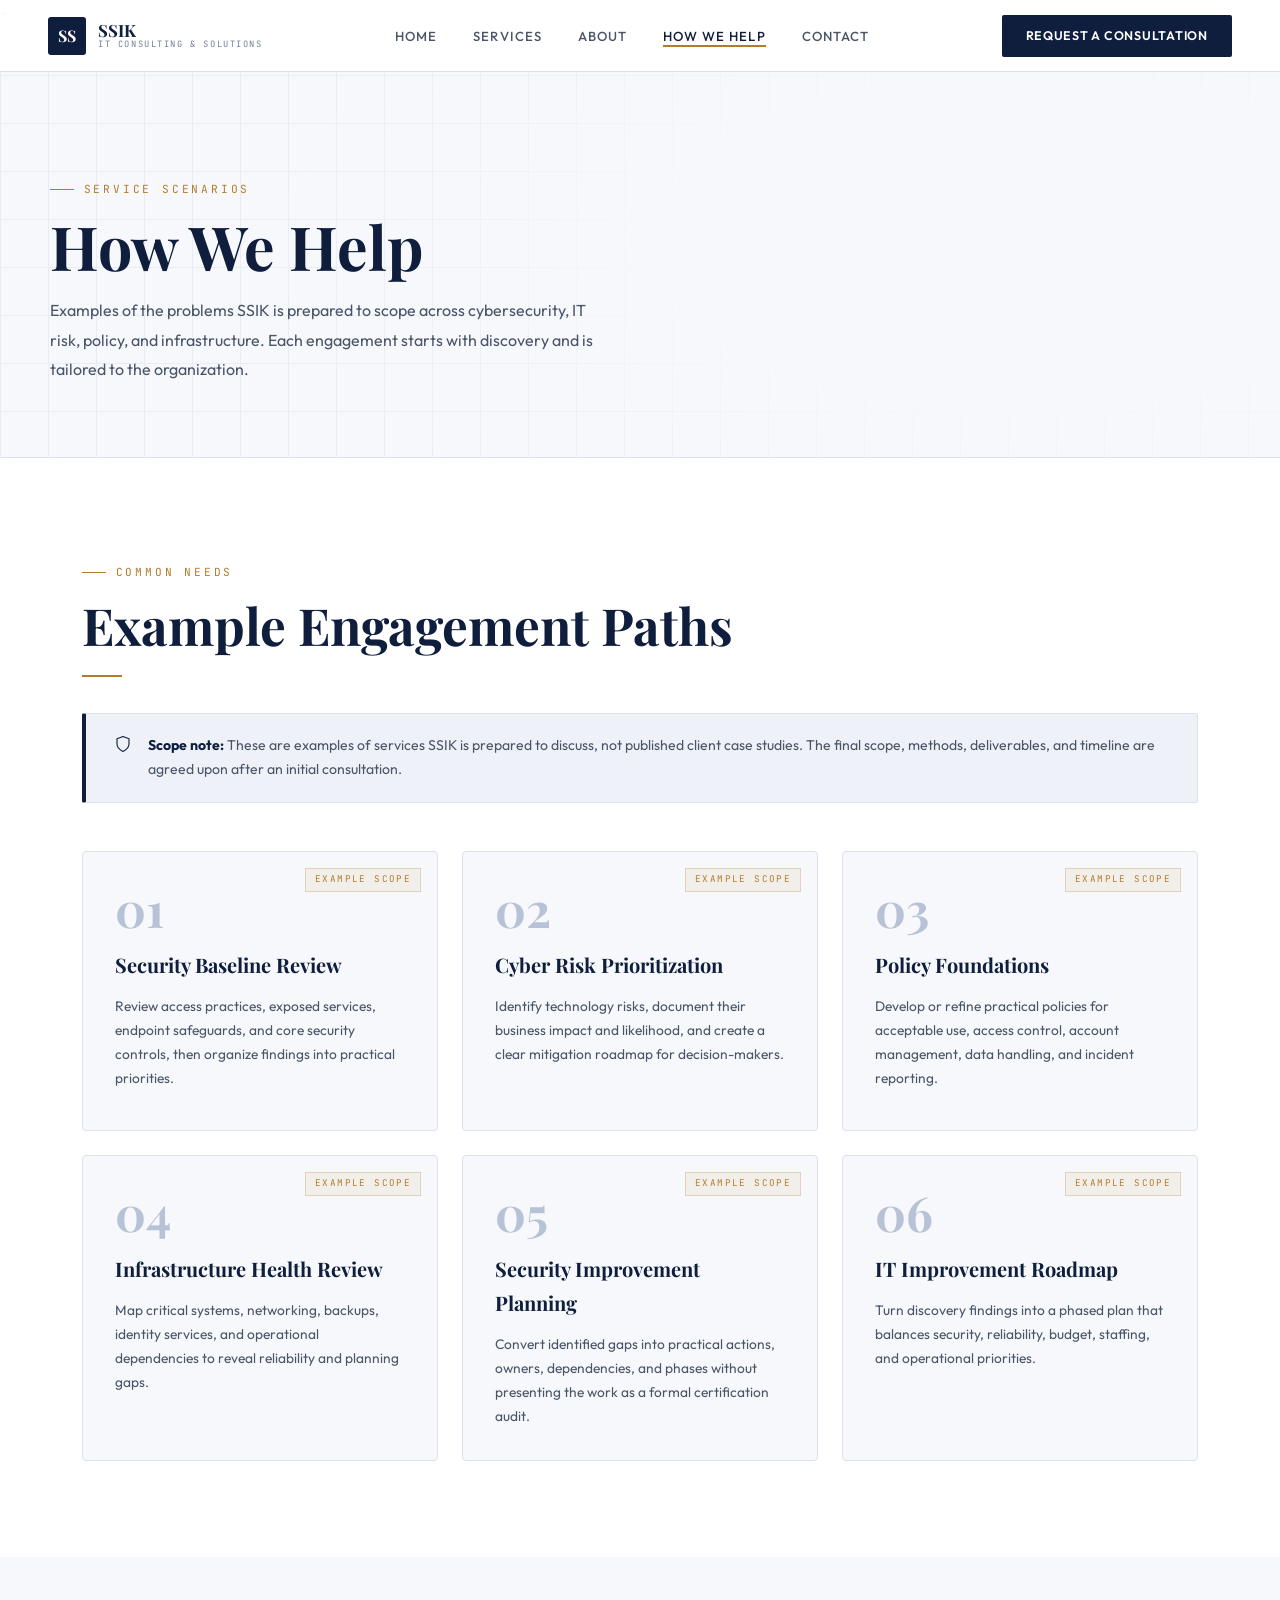
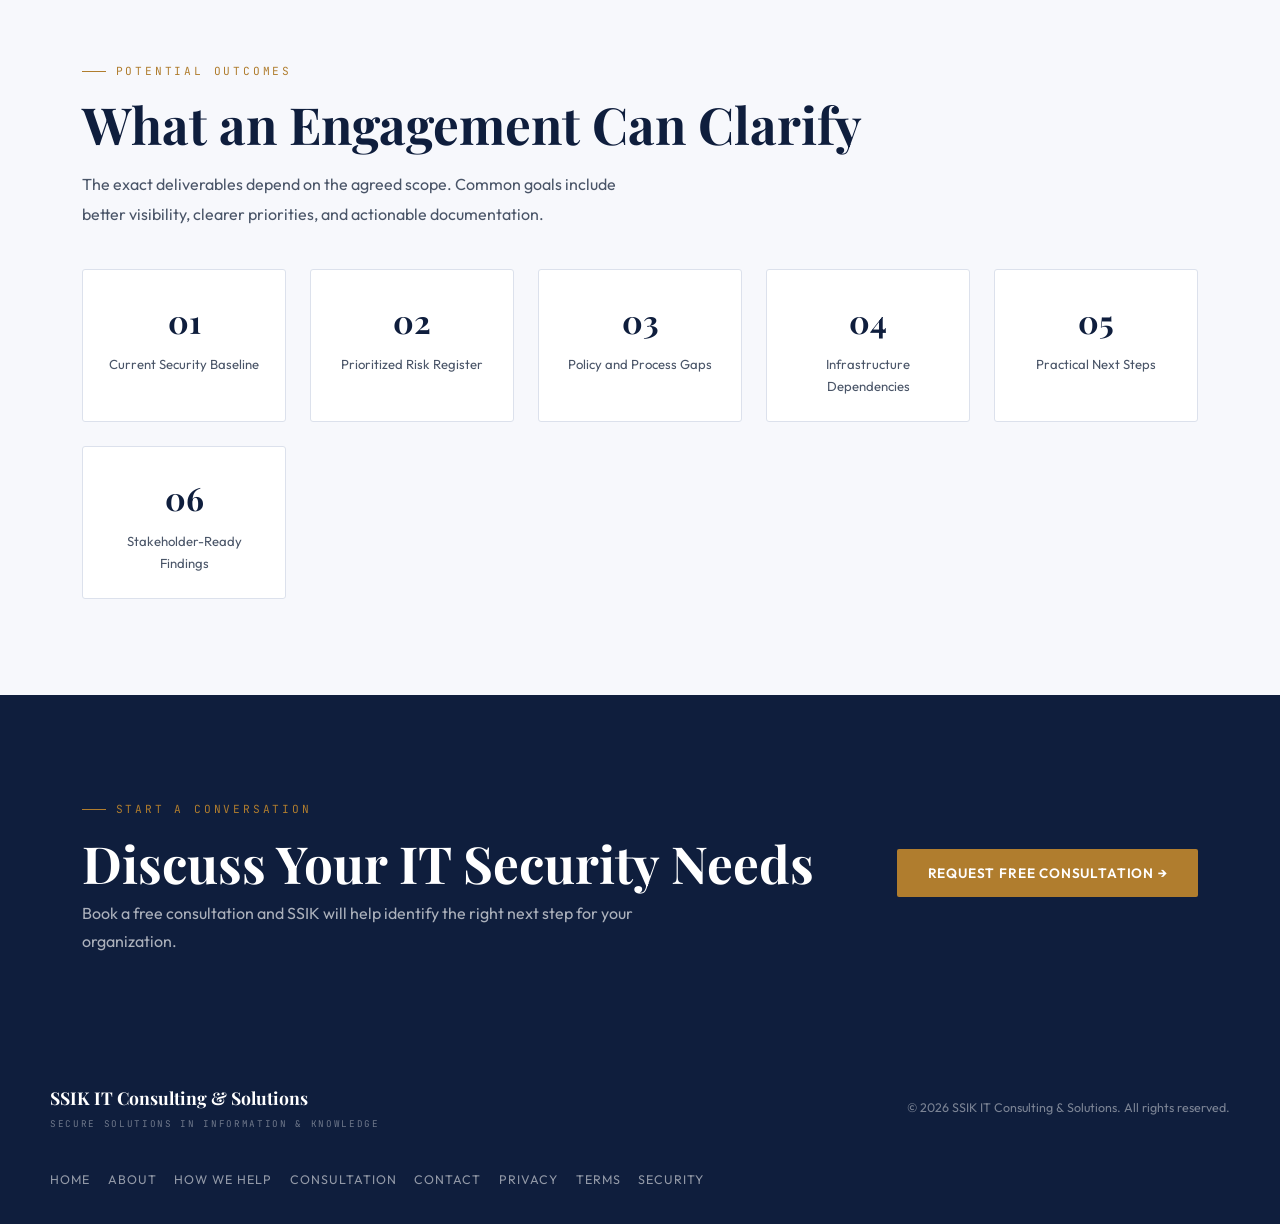
<file: projects.html>
<!DOCTYPE html>
<html lang="en">
<head>
<meta charset="UTF-8">
<meta name="viewport" content="width=device-width, initial-scale=1.0">
+<meta http-equiv="Content-Security-Policy" content="default-src 'self'; base-uri 'self'; object-src 'none'; form-action 'self'; frame-src 'none'; connect-src 'none'; img-src 'self' data:; script-src 'self' 'unsafe-inline'; style-src 'self' 'unsafe-inline' https://fonts.googleapis.com; font-src https://fonts.gstatic.com; manifest-src 'self'">
<meta name="referrer" content="strict-origin-when-cross-origin">
<title>How We Help — SSIK IT Consulting & Solutions</title>
<meta name="description" content="Review honest example service scenarios showing how SSIK can scope security, risk, policy, infrastructure, improvement planning, and IT advisory work.">
<link rel="canonical" href="https://sil6428.github.io/SSIK-website/projects.html">
<link rel="icon" type="image/png" sizes="32x32" href="assets/favicon-32.png">
<link rel="icon" type="image/png" sizes="512x512" href="assets/favicon-512.png">
<link rel="apple-touch-icon" href="assets/apple-touch-icon.png">
<link rel="manifest" href="site.webmanifest">
<meta name="theme-color" content="#0f1e3d">
<meta property="og:type" content="website">
<meta property="og:site_name" content="SSIK IT Consulting & Solutions">
<meta property="og:title" content="How We Help | SSIK IT Consulting & Solutions">
<meta property="og:description" content="Example engagement paths for security, risk, policy, infrastructure, and IT planning needs.">
<meta property="og:url" content="https://sil6428.github.io/SSIK-website/projects.html">
<meta property="og:image" content="https://sil6428.github.io/SSIK-website/assets/ssik-social-card.png">
<meta property="og:image:width" content="1200">
<meta property="og:image:height" content="630">
<meta name="twitter:card" content="summary_large_image">
<meta name="twitter:image" content="https://sil6428.github.io/SSIK-website/assets/ssik-social-card.png">
<link rel="preconnect" href="https://fonts.googleapis.com">
<link href="https://fonts.googleapis.com/css2?family=Playfair+Display:wght@400;600;700&family=Outfit:wght@300;400;500;600&family=JetBrains+Mono:wght@400;500&display=swap" rel="stylesheet">
<link rel="stylesheet" href="shared.css">

<style>
  .page-hero {
    padding: calc(var(--nav-h) + 4.5rem) 2rem 4.5rem;
    background: var(--off-white);
    border-bottom: 1px solid var(--border);
    position: relative;
    overflow: hidden;
  }

  .page-hero-grid {
    position: absolute;
    inset: 0;
    background-image:
      linear-gradient(var(--border) 1px, transparent 1px),
      linear-gradient(90deg, var(--border) 1px, transparent 1px);
    background-size: 48px 48px;
    opacity: 0.5;
    mask-image: radial-gradient(ellipse 60% 80% at 80% 50%, transparent 40%, black 100%);
  }

  .page-hero-inner {
    position: relative;
    z-index: 1;
    max-width: var(--max-w);
    margin: 0 auto;
  }

  .page-hero h1 {
    font-family: var(--font-display);
    font-size: clamp(2.5rem,5vw,3.8rem);
    font-weight: 700;
    color: var(--navy);
    line-height: 1.1;
    margin-bottom: 1rem;
  }

  .page-hero p {
    font-size: 1rem;
    color: var(--slate);
    max-width: 560px;
    line-height: 1.85;
  }

  .nda-notice {
    background: var(--surface);
    border: 1.5px solid var(--border);
    border-left: 4px solid var(--navy);
    padding: 1.25rem 1.75rem;
    border-radius: 2px;
    margin-bottom: 3rem;
    display: flex;
    align-items: flex-start;
    gap: 1rem;
  }

  .nda-icon {
    color: var(--navy);
    flex-shrink: 0;
    margin-top: 1px;
  }

  .nda-notice p {
    font-size: 0.88rem;
    color: var(--slate);
    line-height: 1.7;
  }

  .nda-notice strong {
    color: var(--navy);
  }

  #projects-grid {
    background: var(--white);
  }

  .proj-grid {
    display: grid;
    grid-template-columns: repeat(3, 1fr);
    gap: 1.5rem;
    margin-top: 2.5rem;
  }

  .proj-tile {
    border: 1.5px solid var(--border);
    background: var(--off-white);
    border-radius: 4px;
    min-height: 280px;
    display: flex;
    flex-direction: column;
    justify-content: flex-start;
    padding: 2rem;
    position: relative;
    overflow: hidden;
    transition: border-color 0.3s, background 0.3s, transform 0.3s, box-shadow 0.3s;
  }

  .proj-tile:hover {
    border-color: var(--navy);
    background: var(--white);
    transform: translateY(-4px);
    box-shadow: 0 12px 32px rgba(15,30,61,0.08);
  }

  .proj-tile-num {
    font-family: var(--font-display);
    font-size: 3rem;
    font-weight: 700;
    color: var(--border-dark);
    line-height: 1;
    margin-bottom: 1rem;
  }

  .proj-tile-label {
    font-family: var(--font-display);
    font-size: 1.25rem;
    font-weight: 700;
    color: var(--navy);
    margin-bottom: 0.75rem;
  }

  .proj-tile-desc {
    font-size: 0.86rem;
    color: var(--slate);
    line-height: 1.75;
  }

  .proj-tile-status {
    position: absolute;
    top: 1rem;
    right: 1rem;
    font-family: var(--font-mono);
    font-size: 0.58rem;
    letter-spacing: 0.15em;
    text-transform: uppercase;
    color: var(--gold);
    border: 1px solid var(--gold-border);
    background: var(--gold-pale);
    padding: 0.2rem 0.55rem;
  }

  #capabilities {
    background: var(--off-white);
  }

  .cap-grid {
    display: grid;
    grid-template-columns: repeat(auto-fit, minmax(200px, 1fr));
    gap: 1.5rem;
    margin-top: 2.5rem;
  }

  .cap-item {
    padding: 1.5rem;
    border: 1.5px solid var(--border);
    background: var(--white);
    border-radius: 3px;
    text-align: center;
    transition: border-color 0.3s, transform 0.3s;
  }

  .cap-item:hover {
    border-color: var(--gold-border);
    transform: translateY(-3px);
  }

  .cap-num {
    font-family: var(--font-display);
    font-size: 2rem;
    font-weight: 700;
    color: var(--navy);
  }

  .cap-label {
    font-size: 0.82rem;
    color: var(--slate);
    margin-top: 0.25rem;
  }

  #project-cta {
    background: var(--navy);
    color: var(--white);
  }

  .project-cta-inner {
    display: flex;
    align-items: center;
    justify-content: space-between;
    gap: 2rem;
    flex-wrap: wrap;
  }

  .project-cta-inner h2 {
    color: var(--white);
    margin-bottom: 0.5rem;
  }

  .project-cta-inner p {
    color: rgba(255,255,255,0.65);
    max-width: 560px;
  }

  @media (max-width: 900px) {
    .proj-grid {
      grid-template-columns: repeat(2, 1fr);
    }
  }

  @media (max-width: 580px) {
    .proj-grid {
      grid-template-columns: 1fr;
    }
  }
</style>
</head>

<body>

<nav id="navbar">
  <a href="index.html" class="nav-logo">
    <div class="nav-logo-mark"><span>SS</span></div>
    <div class="nav-logo-text">
      <div class="nav-logo-name">SSIK</div>
      <div class="nav-logo-sub">IT Consulting & Solutions</div>
    </div>
  </a>

  <ul class="nav-links">
    <li><a href="index.html">Home</a></li>
    <li><a href="services.html">Services</a></li>
    <li><a href="about.html">About</a></li>
    <li><a href="projects.html" class="active">How We Help</a></li>
    <li><a href="contact.html">Contact</a></li>
  </ul>

  <a href="booking.html" class="btn btn-primary" style="font-size:0.78rem;padding:0.65rem 1.5rem;">Request a Consultation</a>

  <button class="nav-hamburger" onclick="document.querySelector('.mobile-menu').classList.toggle('open')" aria-label="Menu">
    <span></span><span></span><span></span>
  </button>
</nav>

<div class="mobile-menu">
  <button class="mobile-close" onclick="document.querySelector('.mobile-menu').classList.remove('open')" aria-label="Close menu">✕</button>
  <a href="index.html">Home</a>
  <a href="services.html">Services</a>
  <a href="about.html">About</a>
  <a href="projects.html">How We Help</a>
  <a href="contact.html">Contact</a>
  <a href="booking.html" class="btn btn-primary">Request Consultation</a>
</div>

<div class="page-hero">
  <div class="page-hero-grid"></div>
  <div class="page-hero-inner">
    <div class="section-label">Service Scenarios</div>
    <h1>How We Help</h1>
    <p>Examples of the problems SSIK is prepared to scope across cybersecurity, IT risk, policy, and infrastructure. Each engagement starts with discovery and is tailored to the organization.</p>
  </div>
</div>

<section id="projects-grid" class="section">
  <div class="container">
    <div class="section-label">Common Needs</div>
    <h2 class="section-title">Example Engagement Paths</h2>
    <div class="rule"></div>

    <div class="nda-notice fade-in">
      <svg class="nda-icon" width="18" height="18" fill="none" viewBox="0 0 24 24">
        <path d="M12 22s8-4 8-10V5l-8-3-8 3v7c0 6 8 10 8 10z" stroke="currentColor" stroke-width="1.5" stroke-linecap="round" stroke-linejoin="round"/>
      </svg>
      <p>
        <strong>Scope note:</strong> These are examples of services SSIK is prepared to discuss, not published client case studies.
        The final scope, methods, deliverables, and timeline are agreed upon after an initial consultation.
      </p>
    </div>

    <div class="proj-grid">

      <div class="proj-tile fade-in">
        <div class="proj-tile-status">Example Scope</div>
        <div class="proj-tile-num">01</div>
        <div class="proj-tile-label">Security Baseline Review</div>
        <p class="proj-tile-desc">
          Review access practices, exposed services, endpoint safeguards, and core security controls, then organize findings into practical priorities.
        </p>
      </div>

      <div class="proj-tile fade-in delay-1">
        <div class="proj-tile-status">Example Scope</div>
        <div class="proj-tile-num">02</div>
        <div class="proj-tile-label">Cyber Risk Prioritization</div>
        <p class="proj-tile-desc">
          Identify technology risks, document their business impact and likelihood, and create a clear mitigation roadmap for decision-makers.
        </p>
      </div>

      <div class="proj-tile fade-in delay-2">
        <div class="proj-tile-status">Example Scope</div>
        <div class="proj-tile-num">03</div>
        <div class="proj-tile-label">Policy Foundations</div>
        <p class="proj-tile-desc">
          Develop or refine practical policies for acceptable use, access control, account management, data handling, and incident reporting.
        </p>
      </div>

      <div class="proj-tile fade-in">
        <div class="proj-tile-status">Example Scope</div>
        <div class="proj-tile-num">04</div>
        <div class="proj-tile-label">Infrastructure Health Review</div>
        <p class="proj-tile-desc">
          Map critical systems, networking, backups, identity services, and operational dependencies to reveal reliability and planning gaps.
        </p>
      </div>

      <div class="proj-tile fade-in delay-1">
        <div class="proj-tile-status">Example Scope</div>
        <div class="proj-tile-num">05</div>
        <div class="proj-tile-label">Security Improvement Planning</div>
        <p class="proj-tile-desc">
          Convert identified gaps into practical actions, owners, dependencies, and phases without presenting the work as a formal certification audit.
        </p>
      </div>

      <div class="proj-tile fade-in delay-2">
        <div class="proj-tile-status">Example Scope</div>
        <div class="proj-tile-num">06</div>
        <div class="proj-tile-label">IT Improvement Roadmap</div>
        <p class="proj-tile-desc">
          Turn discovery findings into a phased plan that balances security, reliability, budget, staffing, and operational priorities.
        </p>
      </div>

    </div>
  </div>
</section>

<section id="capabilities" class="section">
  <div class="container">
    <div class="section-label">Potential Outcomes</div>
    <h2 class="section-title">What an Engagement Can Clarify</h2>
    <p class="section-sub">The exact deliverables depend on the agreed scope. Common goals include better visibility, clearer priorities, and actionable documentation.</p>

    <div class="cap-grid">

      <div class="cap-item fade-in">
        <div class="cap-num">01</div>
        <div class="cap-label">Current Security Baseline</div>
      </div>

      <div class="cap-item fade-in delay-1">
        <div class="cap-num">02</div>
        <div class="cap-label">Prioritized Risk Register</div>
      </div>

      <div class="cap-item fade-in delay-2">
        <div class="cap-num">03</div>
        <div class="cap-label">Policy and Process Gaps</div>
      </div>

      <div class="cap-item fade-in">
        <div class="cap-num">04</div>
        <div class="cap-label">Infrastructure Dependencies</div>
      </div>

      <div class="cap-item fade-in delay-1">
        <div class="cap-num">05</div>
        <div class="cap-label">Practical Next Steps</div>
      </div>

      <div class="cap-item fade-in delay-2">
        <div class="cap-num">06</div>
        <div class="cap-label">Stakeholder-Ready Findings</div>
      </div>

    </div>
  </div>
</section>

<section id="project-cta" class="section">
  <div class="container">
    <div class="project-cta-inner">
      <div>
        <div class="section-label">Start a Conversation</div>
        <h2 class="section-title">Discuss Your IT Security Needs</h2>
        <p>Book a free consultation and SSIK will help identify the right next step for your organization.</p>
      </div>

      <a href="booking.html?service=Multiple%20Services%20%2F%20Not%20Sure" class="btn btn-gold">Request Free Consultation →</a>
    </div>
  </div>
</section>

<footer>
  <div class="footer-inner">
    <div>
      <div class="footer-logo">SSIK IT Consulting & Solutions</div>
      <div style="font-family:var(--font-mono);font-size:0.58rem;letter-spacing:0.18em;text-transform:uppercase;color:rgba(255,255,255,0.4);margin-top:4px;">Secure Solutions in Information & Knowledge</div>
    </div>

    <div class="footer-copy">© 2026 SSIK IT Consulting & Solutions. All rights reserved.</div>

    <ul class="footer-links">
      <li><a href="index.html">Home</a></li>
      <li><a href="about.html">About</a></li>
      <li><a href="projects.html">How We Help</a></li>
      <li><a href="booking.html">Consultation</a></li>
      <li><a href="contact.html">Contact</a></li>
      <li><a href="privacy.html">Privacy</a></li>
      <li><a href="terms.html">Terms</a></li>
      <li><a href="security.html">Security</a></li>
    </ul>
  </div>
</footer>

<script>
  window.addEventListener('scroll', () => {
    document.getElementById('navbar').classList.toggle('scrolled', window.scrollY > 50);

    document.querySelectorAll('.fade-in:not(.visible)').forEach(el => {
      if (el.getBoundingClientRect().top < window.innerHeight - 60) {
        el.classList.add('visible');
      }
    });
  });

  document.querySelectorAll('.fade-in').forEach(el => {
    if (el.getBoundingClientRect().top < window.innerHeight - 60) {
      el.classList.add('visible');
    }
  });
</script>

</body>
</html>
</file>
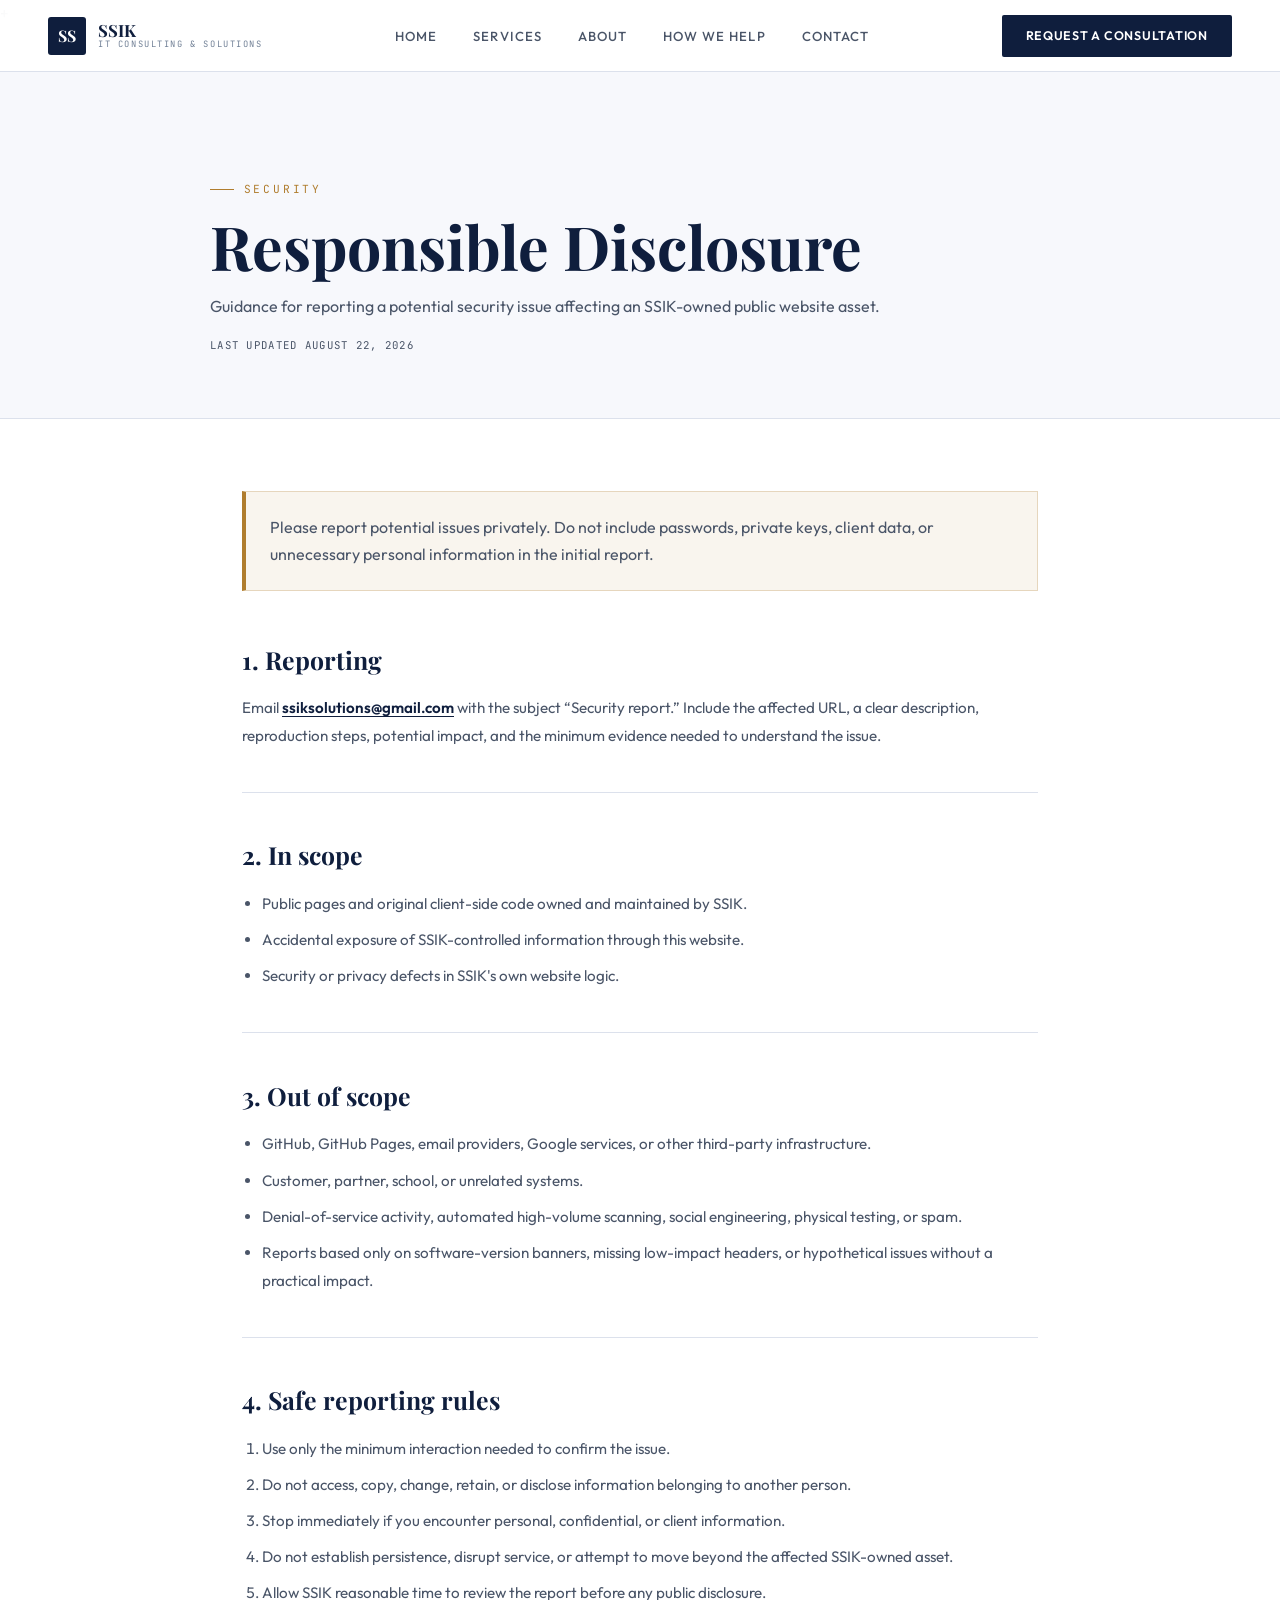
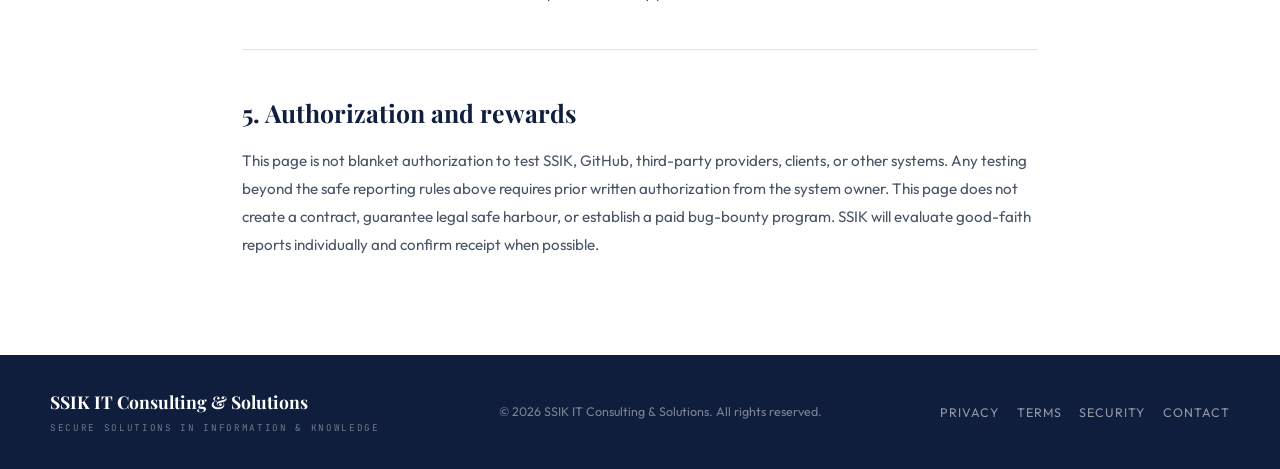
<file: security.html>
<!DOCTYPE html>
<html lang="en">
<head>
<meta charset="UTF-8">
<meta name="viewport" content="width=device-width, initial-scale=1.0">
+<meta http-equiv="Content-Security-Policy" content="default-src 'self'; base-uri 'self'; object-src 'none'; form-action 'self'; frame-src 'none'; connect-src 'none'; img-src 'self' data:; script-src 'self' 'unsafe-inline'; style-src 'self' 'unsafe-inline' https://fonts.googleapis.com; font-src https://fonts.gstatic.com; manifest-src 'self'">
<meta name="referrer" content="strict-origin-when-cross-origin">
<title>Responsible Disclosure — SSIK IT Consulting & Solutions</title>
<meta name="description" content="How to report a potential security issue affecting SSIK-owned website assets.">
<link rel="canonical" href="https://sil6428.github.io/SSIK-website/security.html">
<link rel="icon" type="image/png" sizes="32x32" href="assets/favicon-32.png"><link rel="icon" type="image/png" sizes="512x512" href="assets/favicon-512.png"><link rel="apple-touch-icon" href="assets/apple-touch-icon.png"><link rel="manifest" href="site.webmanifest"><meta name="theme-color" content="#0f1e3d">
<meta property="og:type" content="website"><meta property="og:site_name" content="SSIK IT Consulting & Solutions"><meta property="og:title" content="Responsible Disclosure | SSIK"><meta property="og:description" content="How to report a potential security issue affecting SSIK-owned website assets."><meta property="og:url" content="https://sil6428.github.io/SSIK-website/security.html"><meta property="og:image" content="https://sil6428.github.io/SSIK-website/assets/ssik-social-card.png"><meta property="og:image:width" content="1200"><meta property="og:image:height" content="630"><meta name="twitter:card" content="summary_large_image"><meta name="twitter:image" content="https://sil6428.github.io/SSIK-website/assets/ssik-social-card.png">
<link rel="preconnect" href="https://fonts.googleapis.com"><link href="https://fonts.googleapis.com/css2?family=Playfair+Display:wght@400;600;700&family=Outfit:wght@300;400;500;600&family=JetBrains+Mono:wght@400;500&display=swap" rel="stylesheet"><link rel="stylesheet" href="shared.css"><link rel="stylesheet" href="legal.css">
</head>
<body>
<nav id="navbar"><a href="index.html" class="nav-logo"><div class="nav-logo-mark"><span>SS</span></div><div class="nav-logo-text"><div class="nav-logo-name">SSIK</div><div class="nav-logo-sub">IT Consulting & Solutions</div></div></a><ul class="nav-links"><li><a href="index.html">Home</a></li><li><a href="services.html">Services</a></li><li><a href="about.html">About</a></li><li><a href="projects.html">How We Help</a></li><li><a href="contact.html">Contact</a></li></ul><a href="booking.html" class="btn btn-primary" style="font-size:0.78rem;padding:0.65rem 1.5rem;">Request a Consultation</a><button class="nav-hamburger" onclick="document.querySelector('.mobile-menu').classList.toggle('open')" aria-label="Menu"><span></span><span></span><span></span></button></nav>
<div class="mobile-menu"><button class="mobile-close" onclick="document.querySelector('.mobile-menu').classList.remove('open')" aria-label="Close menu">✕</button><a href="index.html">Home</a><a href="services.html">Services</a><a href="about.html">About</a><a href="projects.html">How We Help</a><a href="contact.html">Contact</a><a href="booking.html" class="btn btn-primary">Request Consultation</a></div>

<header class="legal-hero"><div class="legal-hero-inner"><div class="section-label">Security</div><h1>Responsible Disclosure</h1><p>Guidance for reporting a potential security issue affecting an SSIK-owned public website asset.</p><div class="legal-updated">Last updated August 22, 2026</div></div></header>

<main class="legal-content">
  <div class="legal-summary">Please report potential issues privately. Do not include passwords, private keys, client data, or unnecessary personal information in the initial report.</div>

  <section class="legal-section"><h2>1. Reporting</h2>
    <p>Email <a href="mailto:ssiksolutions@gmail.com?subject=Security%20report">ssiksolutions@gmail.com</a> with the subject “Security report.” Include the affected URL, a clear description, reproduction steps, potential impact, and the minimum evidence needed to understand the issue.</p>
  </section>

  <section class="legal-section"><h2>2. In scope</h2>
    <ul><li>Public pages and original client-side code owned and maintained by SSIK.</li><li>Accidental exposure of SSIK-controlled information through this website.</li><li>Security or privacy defects in SSIK's own website logic.</li></ul>
  </section>

  <section class="legal-section"><h2>3. Out of scope</h2>
    <ul><li>GitHub, GitHub Pages, email providers, Google services, or other third-party infrastructure.</li><li>Customer, partner, school, or unrelated systems.</li><li>Denial-of-service activity, automated high-volume scanning, social engineering, physical testing, or spam.</li><li>Reports based only on software-version banners, missing low-impact headers, or hypothetical issues without a practical impact.</li></ul>
  </section>

  <section class="legal-section"><h2>4. Safe reporting rules</h2>
    <ol><li>Use only the minimum interaction needed to confirm the issue.</li><li>Do not access, copy, change, retain, or disclose information belonging to another person.</li><li>Stop immediately if you encounter personal, confidential, or client information.</li><li>Do not establish persistence, disrupt service, or attempt to move beyond the affected SSIK-owned asset.</li><li>Allow SSIK reasonable time to review the report before any public disclosure.</li></ol>
  </section>

  <section class="legal-section"><h2>5. Authorization and rewards</h2>
    <p>This page is not blanket authorization to test SSIK, GitHub, third-party providers, clients, or other systems. Any testing beyond the safe reporting rules above requires prior written authorization from the system owner. This page does not create a contract, guarantee legal safe harbour, or establish a paid bug-bounty program. SSIK will evaluate good-faith reports individually and confirm receipt when possible.</p>
  </section>
</main>

<footer><div class="footer-inner"><div><div class="footer-logo">SSIK IT Consulting & Solutions</div><div style="font-family:var(--font-mono);font-size:0.58rem;letter-spacing:0.18em;text-transform:uppercase;color:rgba(255,255,255,0.4);margin-top:4px;">Secure Solutions in Information & Knowledge</div></div><div class="footer-copy">© 2026 SSIK IT Consulting & Solutions. All rights reserved.</div><ul class="footer-links"><li><a href="privacy.html">Privacy</a></li><li><a href="terms.html">Terms</a></li><li><a href="security.html">Security</a></li><li><a href="contact.html">Contact</a></li></ul></div></footer>
<script>window.addEventListener('scroll', () => document.getElementById('navbar').classList.toggle('scrolled', window.scrollY > 50));</script>
</body>
</html>
</file>
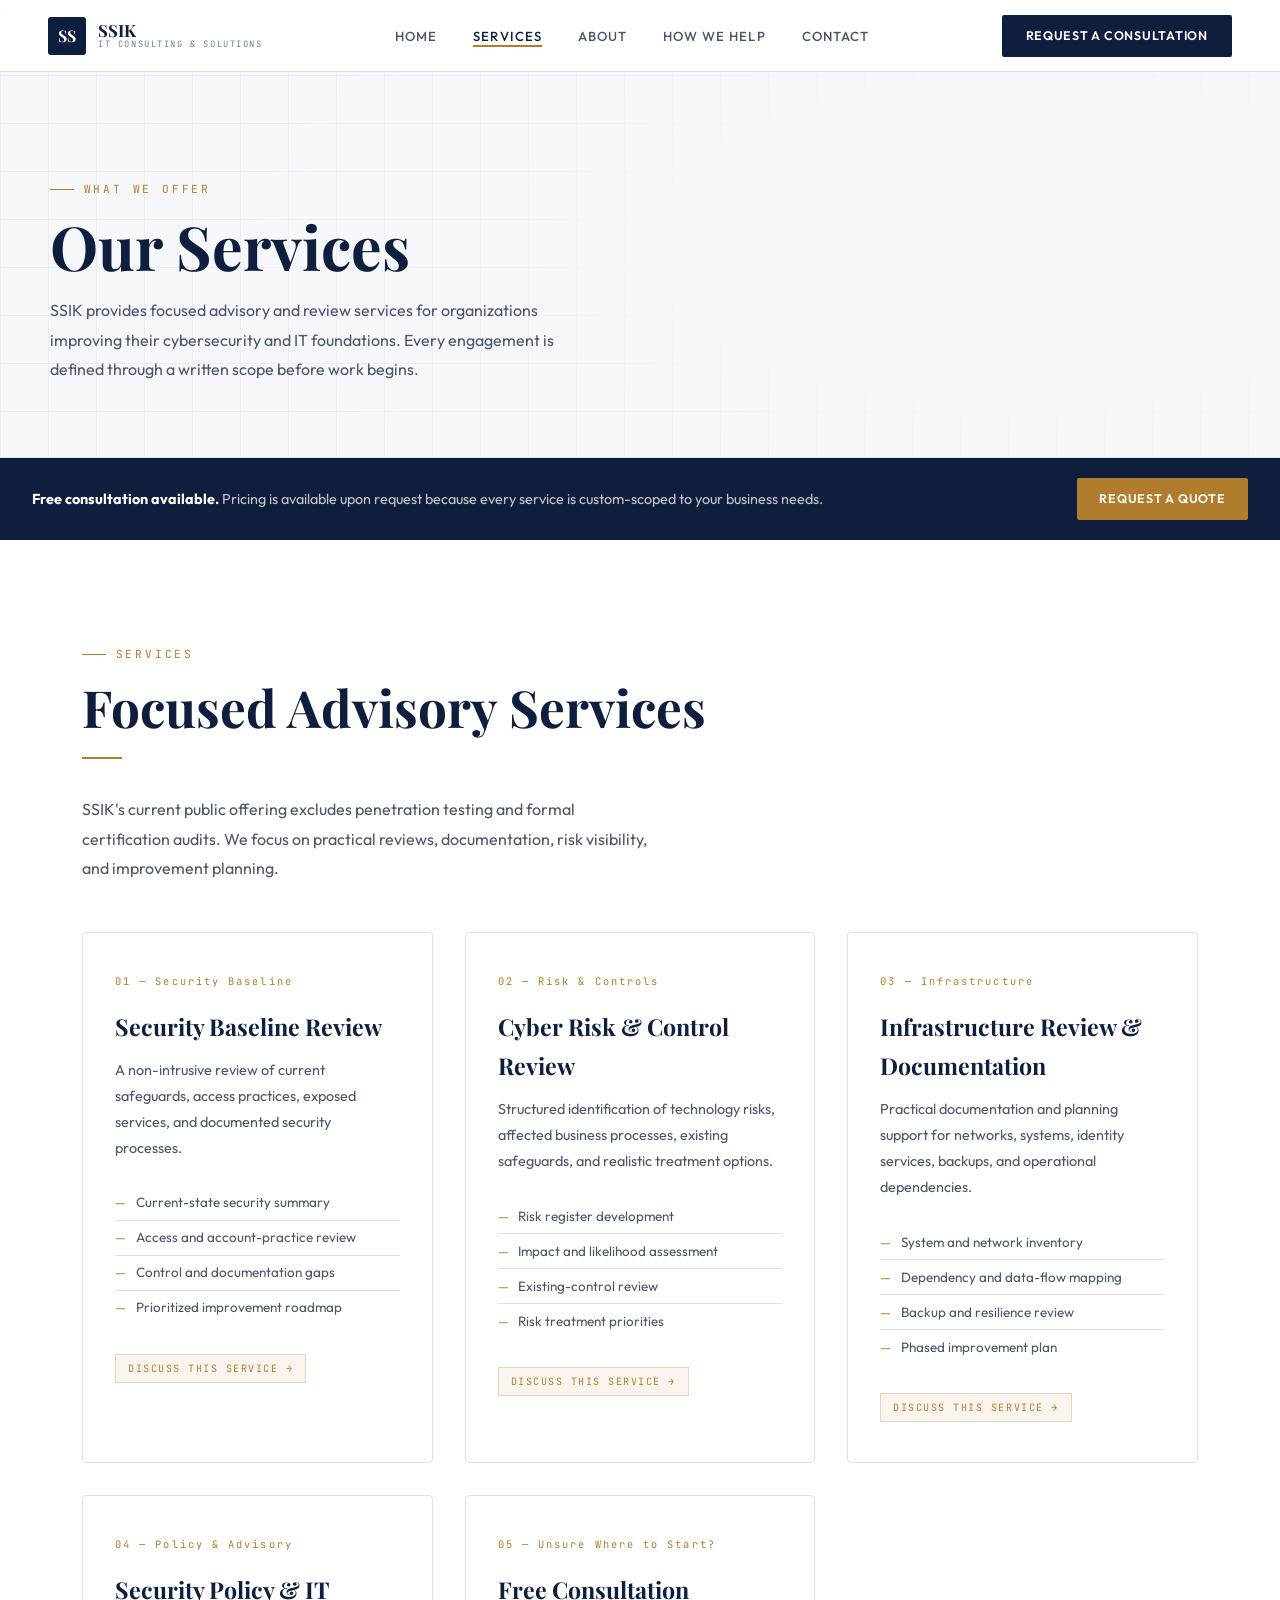
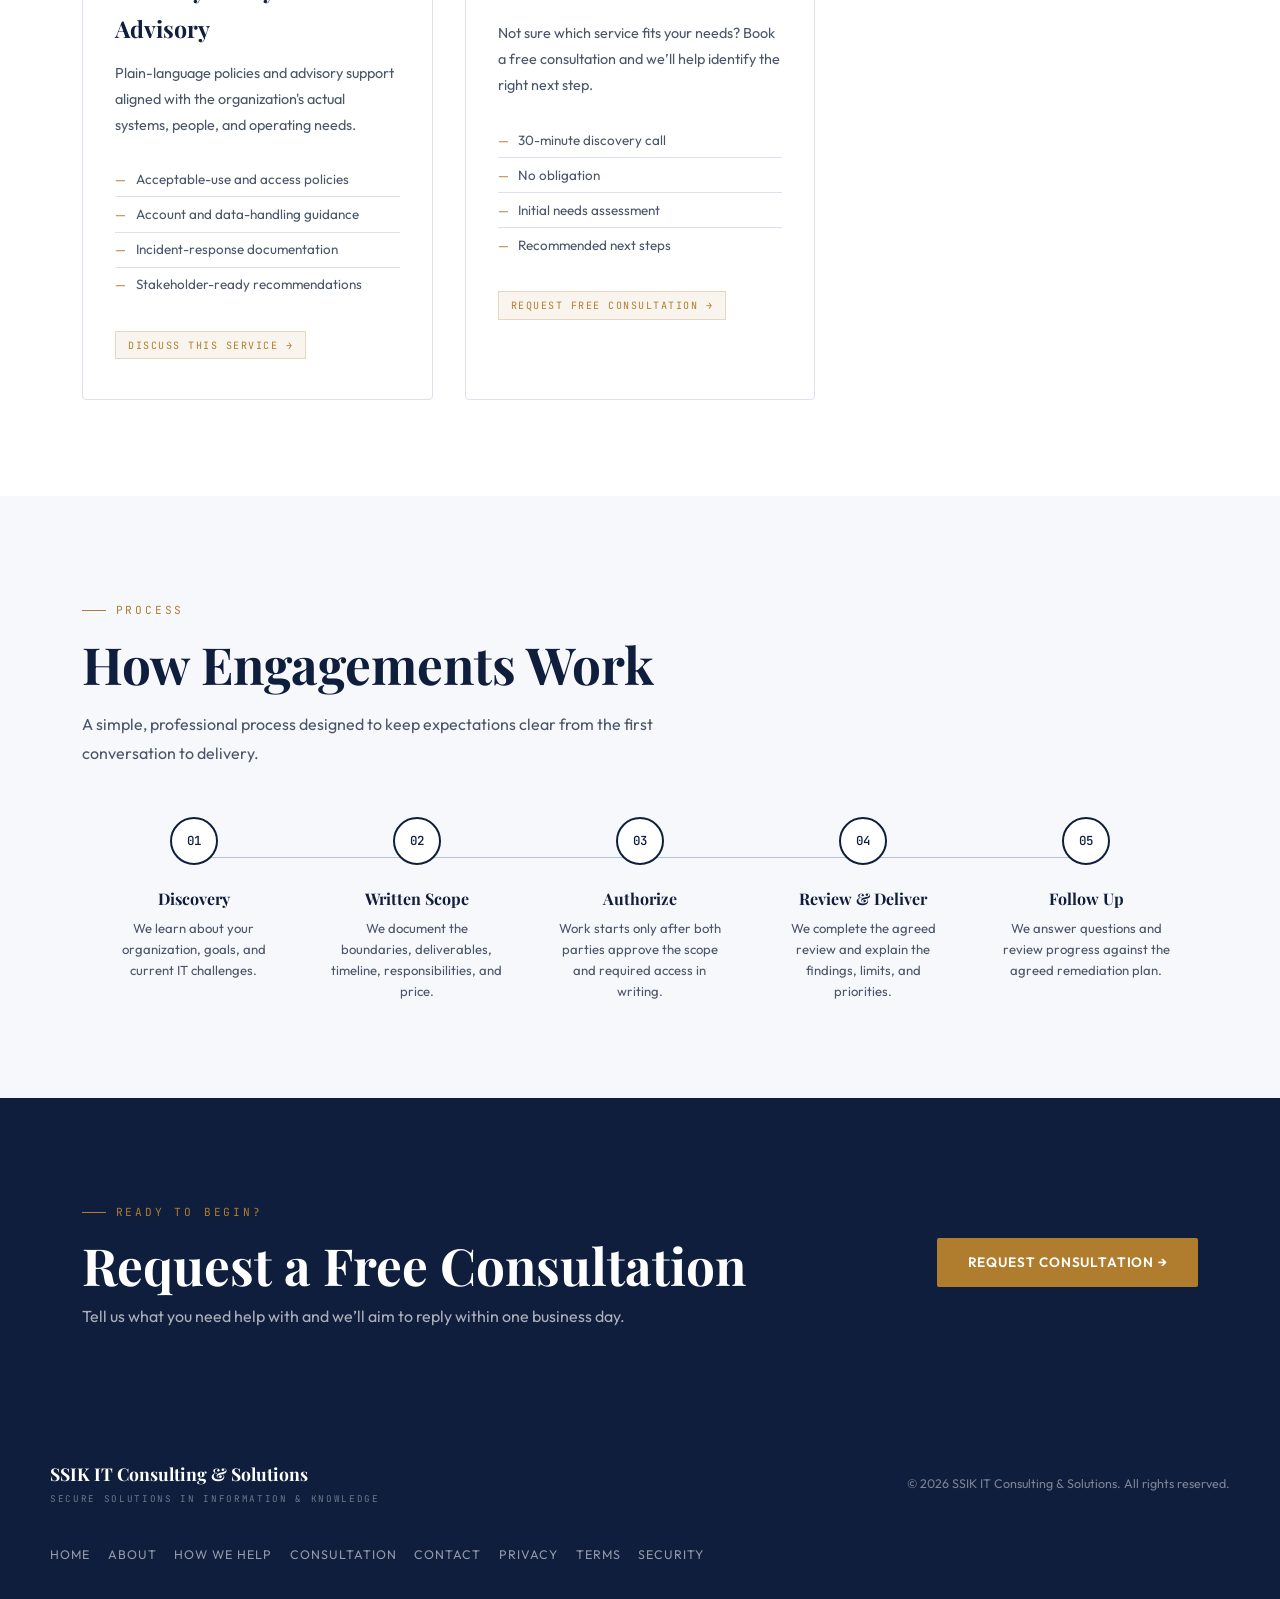
<file: services.html>
<!DOCTYPE html>
<html lang="en">
<head>
<meta charset="UTF-8">
<meta name="viewport" content="width=device-width, initial-scale=1.0">
+<meta http-equiv="Content-Security-Policy" content="default-src 'self'; base-uri 'self'; object-src 'none'; form-action 'self'; frame-src 'none'; connect-src 'none'; img-src 'self' data:; script-src 'self' 'unsafe-inline'; style-src 'self' 'unsafe-inline' https://fonts.googleapis.com; font-src https://fonts.gstatic.com; manifest-src 'self'">
<meta name="referrer" content="strict-origin-when-cross-origin">
<title>Services — SSIK IT Consulting & Solutions</title>
<meta name="description" content="Explore SSIK services for security baseline reviews, cyber risk, infrastructure documentation, improvement planning, and IT policy advisory.">
<link rel="canonical" href="https://sil6428.github.io/SSIK-website/services.html">
<link rel="icon" type="image/png" sizes="32x32" href="assets/favicon-32.png">
<link rel="icon" type="image/png" sizes="512x512" href="assets/favicon-512.png">
<link rel="apple-touch-icon" href="assets/apple-touch-icon.png">
<link rel="manifest" href="site.webmanifest">
<meta name="theme-color" content="#0f1e3d">
<meta property="og:type" content="website">
<meta property="og:site_name" content="SSIK IT Consulting & Solutions">
<meta property="og:title" content="Services | SSIK IT Consulting & Solutions">
<meta property="og:description" content="Focused security, risk, infrastructure, and IT advisory services.">
<meta property="og:url" content="https://sil6428.github.io/SSIK-website/services.html">
<meta property="og:image" content="https://sil6428.github.io/SSIK-website/assets/ssik-social-card.png">
<meta property="og:image:width" content="1200">
<meta property="og:image:height" content="630">
<meta name="twitter:card" content="summary_large_image">
<meta name="twitter:image" content="https://sil6428.github.io/SSIK-website/assets/ssik-social-card.png">
<link rel="preconnect" href="https://fonts.googleapis.com">
<link href="https://fonts.googleapis.com/css2?family=Playfair+Display:wght@400;600;700&family=Outfit:wght@300;400;500;600&family=JetBrains+Mono:wght@400;500&display=swap" rel="stylesheet">
<link rel="stylesheet" href="shared.css">

<style>
  .page-hero {
    padding: calc(var(--nav-h) + 4.5rem) 2rem 4.5rem;
    background: var(--off-white);
    border-bottom: 1px solid var(--border);
    position: relative;
    overflow: hidden;
  }

  .page-hero-grid {
    position: absolute;
    inset: 0;
    background-image:
      linear-gradient(var(--border) 1px, transparent 1px),
      linear-gradient(90deg, var(--border) 1px, transparent 1px);
    background-size: 48px 48px;
    opacity: 0.5;
    mask-image: radial-gradient(ellipse 60% 80% at 80% 50%, transparent 40%, black 100%);
  }

  .page-hero-inner {
    position: relative;
    z-index: 1;
    max-width: var(--max-w);
    margin: 0 auto;
  }

  .page-hero h1 {
    font-family: var(--font-display);
    font-size: clamp(2.5rem,5vw,3.8rem);
    font-weight: 700;
    color: var(--navy);
    line-height: 1.1;
    margin-bottom: 1rem;
  }

  .page-hero p {
    font-size: 1rem;
    color: var(--slate);
    max-width: 560px;
    line-height: 1.85;
  }

  .quote-notice {
    background: var(--navy);
    color: var(--white);
    padding: 1.25rem 2rem;
    display: flex;
    align-items: center;
    gap: 1.5rem;
    flex-wrap: wrap;
  }

  .quote-notice p {
    font-size: 0.9rem;
    color: rgba(255,255,255,0.75);
    flex: 1;
  }

  .quote-notice p strong {
    color: var(--white);
  }

  .services-main {
    background: var(--white);
  }

  .svc-grid {
    display: grid;
    grid-template-columns: repeat(auto-fit, minmax(320px, 1fr));
    gap: 2rem;
    margin-top: 3rem;
  }

  .svc-card {
    border: 1.5px solid var(--border);
    background: var(--white);
    padding: 2.5rem 2rem;
    border-radius: 4px;
    transition: border-color 0.3s, box-shadow 0.3s, transform 0.3s;
    position: relative;
  }

  .svc-card:hover {
    border-color: var(--navy);
    box-shadow: 0 12px 36px rgba(15,30,61,0.1);
    transform: translateY(-4px);
  }

  .svc-card-num {
    font-family: var(--font-mono);
    font-size: 0.65rem;
    letter-spacing: 0.2em;
    color: var(--gold);
    margin-bottom: 1rem;
  }

  .svc-card h3 {
    font-family: var(--font-display);
    font-size: 1.45rem;
    color: var(--navy);
    margin-bottom: 0.75rem;
  }

  .svc-card p {
    font-size: 0.9rem;
    color: var(--slate);
    line-height: 1.8;
    margin-bottom: 1.5rem;
  }

  .svc-deliverables {
    list-style: none;
    margin-bottom: 1.75rem;
  }

  .svc-deliverables li {
    font-size: 0.84rem;
    color: var(--slate);
    padding: 0.35rem 0;
    border-bottom: 1px solid var(--border);
    display: flex;
    align-items: flex-start;
    gap: 0.6rem;
  }

  .svc-deliverables li:last-child {
    border-bottom: none;
  }

  .svc-deliverables li::before {
    content: '—';
    color: var(--gold);
    font-size: 0.8rem;
    flex-shrink: 0;
    margin-top: 1px;
  }

  .quote-tag {
    display: inline-flex;
    align-items: center;
    gap: 0.4rem;
    font-family: var(--font-mono);
    font-size: 0.63rem;
    letter-spacing: 0.15em;
    text-transform: uppercase;
    color: var(--gold);
    border: 1px solid var(--gold-border);
    padding: 0.3rem 0.75rem;
    background: var(--gold-pale);
    transition: background 0.2s, transform 0.2s;
  }

  .quote-tag:hover {
    background: rgba(176,125,46,0.15);
    color: var(--gold);
    transform: translateY(-2px);
  }

  #process {
    background: var(--off-white);
  }

  .process-steps {
    display: grid;
    grid-template-columns: repeat(5,1fr);
    gap: 0;
    margin-top: 3rem;
    position: relative;
  }

  .process-steps::before {
    content: '';
    position: absolute;
    top: 2.5rem;
    left: 10%;
    right: 10%;
    height: 1px;
    background: var(--border-dark);
    z-index: 0;
  }

  .step {
    text-align: center;
    padding: 0 1.5rem;
    position: relative;
    z-index: 1;
  }

  .step-circle {
    width: 48px;
    height: 48px;
    background: var(--white);
    border: 2px solid var(--navy);
    border-radius: 50%;
    display: flex;
    align-items: center;
    justify-content: center;
    margin: 0 auto 1.25rem;
    font-family: var(--font-mono);
    font-size: 0.78rem;
    font-weight: 500;
    color: var(--navy);
  }

  .step h4 {
    font-family: var(--font-display);
    font-size: 1rem;
    color: var(--navy);
    margin-bottom: 0.4rem;
  }

  .step p {
    font-size: 0.82rem;
    color: var(--slate);
    line-height: 1.6;
  }

  @media (max-width: 720px) {
    .process-steps {
      grid-template-columns: 1fr 1fr;
      gap: 2rem;
    }

    .process-steps::before {
      display: none;
    }
  }

  @media (max-width: 460px) {
    .process-steps {
      grid-template-columns: 1fr;
    }
  }
</style>
</head>

<body>

<nav id="navbar">
  <a href="index.html" class="nav-logo">
    <div class="nav-logo-mark"><span>SS</span></div>
    <div class="nav-logo-text">
      <div class="nav-logo-name">SSIK</div>
      <div class="nav-logo-sub">IT Consulting & Solutions</div>
    </div>
  </a>

  <ul class="nav-links">
    <li><a href="index.html">Home</a></li>
    <li><a href="services.html" class="active">Services</a></li>
    <li><a href="about.html">About</a></li>
    <li><a href="projects.html">How We Help</a></li>
    <li><a href="contact.html">Contact</a></li>
  </ul>

  <a href="booking.html" class="btn btn-primary" style="font-size:0.78rem;padding:0.65rem 1.5rem;">Request a Consultation</a>

  <button class="nav-hamburger" onclick="document.querySelector('.mobile-menu').classList.toggle('open')" aria-label="Menu">
    <span></span><span></span><span></span>
  </button>
</nav>

<div class="mobile-menu">
  <button class="mobile-close" onclick="document.querySelector('.mobile-menu').classList.remove('open')" aria-label="Close menu">✕</button>
  <a href="index.html">Home</a>
  <a href="services.html">Services</a>
  <a href="about.html">About</a>
  <a href="projects.html">How We Help</a>
  <a href="contact.html">Contact</a>
  <a href="booking.html" class="btn btn-primary">Request Consultation</a>
</div>

<div class="page-hero">
  <div class="page-hero-grid"></div>
  <div class="page-hero-inner">
    <div class="section-label">What We Offer</div>
    <h1>Our Services</h1>
    <p>SSIK provides focused advisory and review services for organizations improving their cybersecurity and IT foundations. Every engagement is defined through a written scope before work begins.</p>
  </div>
</div>

<div class="quote-notice">
  <p><strong>Free consultation available.</strong> Pricing is available upon request because every service is custom-scoped to your business needs.</p>
  <a href="booking.html?service=Multiple%20Services%20%2F%20Not%20Sure" class="btn btn-gold" style="white-space:nowrap;font-size:0.78rem;padding:0.65rem 1.4rem;">Request a Quote</a>
</div>

<section class="services-main section">
  <div class="container">
    <div class="section-label">Services</div>
    <h2 class="section-title">Focused Advisory Services</h2>
    <div class="rule"></div>

    <p class="section-sub" style="margin-bottom:2rem;">
      SSIK's current public offering excludes penetration testing and formal certification audits. We focus on practical reviews, documentation, risk visibility, and improvement planning.
    </p>

    <div class="svc-grid">

      <div class="svc-card fade-in">
        <div class="svc-card-num">01 — Security Baseline</div>
        <h3>Security Baseline Review</h3>
        <p>A non-intrusive review of current safeguards, access practices, exposed services, and documented security processes.</p>
        <ul class="svc-deliverables">
          <li>Current-state security summary</li>
          <li>Access and account-practice review</li>
          <li>Control and documentation gaps</li>
          <li>Prioritized improvement roadmap</li>
        </ul>
        <a href="booking.html?service=Security%20Baseline%20Review" class="quote-tag">Discuss This Service →</a>
      </div>

      <div class="svc-card fade-in delay-1">
        <div class="svc-card-num">02 — Risk & Controls</div>
        <h3>Cyber Risk & Control Review</h3>
        <p>Structured identification of technology risks, affected business processes, existing safeguards, and realistic treatment options.</p>
        <ul class="svc-deliverables">
          <li>Risk register development</li>
          <li>Impact and likelihood assessment</li>
          <li>Existing-control review</li>
          <li>Risk treatment priorities</li>
        </ul>
        <a href="booking.html?service=Cyber%20Risk%20%26%20Control%20Review" class="quote-tag">Discuss This Service →</a>
      </div>

      <div class="svc-card fade-in delay-2">
        <div class="svc-card-num">03 — Infrastructure</div>
        <h3>Infrastructure Review & Documentation</h3>
        <p>Practical documentation and planning support for networks, systems, identity services, backups, and operational dependencies.</p>
        <ul class="svc-deliverables">
          <li>System and network inventory</li>
          <li>Dependency and data-flow mapping</li>
          <li>Backup and resilience review</li>
          <li>Phased improvement plan</li>
        </ul>
        <a href="booking.html?service=Infrastructure%20Review%20%26%20Documentation" class="quote-tag">Discuss This Service →</a>
      </div>

      <div class="svc-card fade-in">
        <div class="svc-card-num">04 — Policy & Advisory</div>
        <h3>Security Policy & IT Advisory</h3>
        <p>Plain-language policies and advisory support aligned with the organization's actual systems, people, and operating needs.</p>
        <ul class="svc-deliverables">
          <li>Acceptable-use and access policies</li>
          <li>Account and data-handling guidance</li>
          <li>Incident-response documentation</li>
          <li>Stakeholder-ready recommendations</li>
        </ul>
        <a href="booking.html?service=Security%20Policy%20%26%20IT%20Advisory" class="quote-tag">Discuss This Service →</a>
      </div>

      <div class="svc-card fade-in delay-1">
        <div class="svc-card-num">05 — Unsure Where to Start?</div>
        <h3>Free Consultation</h3>
        <p>Not sure which service fits your needs? Book a free consultation and we’ll help identify the right next step.</p>
        <ul class="svc-deliverables">
          <li>30-minute discovery call</li>
          <li>No obligation</li>
          <li>Initial needs assessment</li>
          <li>Recommended next steps</li>
        </ul>
        <a href="booking.html?service=Multiple%20Services%20%2F%20Not%20Sure" class="quote-tag">Request Free Consultation →</a>
      </div>

    </div>
  </div>
</section>

<section id="process" class="section">
  <div class="container">
    <div class="section-label">Process</div>
    <h2 class="section-title">How Engagements Work</h2>
    <p class="section-sub">A simple, professional process designed to keep expectations clear from the first conversation to delivery.</p>

    <div class="process-steps">
      <div class="step fade-in">
        <div class="step-circle">01</div>
        <h4>Discovery</h4>
        <p>We learn about your organization, goals, and current IT challenges.</p>
      </div>

      <div class="step fade-in delay-1">
        <div class="step-circle">02</div>
        <h4>Written Scope</h4>
        <p>We document the boundaries, deliverables, timeline, responsibilities, and price.</p>
      </div>

      <div class="step fade-in delay-2">
        <div class="step-circle">03</div>
        <h4>Authorize</h4>
        <p>Work starts only after both parties approve the scope and required access in writing.</p>
      </div>

      <div class="step fade-in delay-3">
        <div class="step-circle">04</div>
        <h4>Review & Deliver</h4>
        <p>We complete the agreed review and explain the findings, limits, and priorities.</p>
      </div>

      <div class="step fade-in">
        <div class="step-circle">05</div>
        <h4>Follow Up</h4>
        <p>We answer questions and review progress against the agreed remediation plan.</p>
      </div>
    </div>
  </div>
</section>

<section class="section" style="background:var(--navy);color:var(--white);">
  <div class="container" style="display:flex;align-items:center;justify-content:space-between;gap:2rem;flex-wrap:wrap;">
    <div>
      <div class="section-label" style="color:var(--gold);">Ready to Begin?</div>
      <h2 class="section-title" style="color:var(--white);margin-bottom:0.5rem;">Request a Free Consultation</h2>
      <p style="color:rgba(255,255,255,0.65);max-width:560px;">Tell us what you need help with and we’ll aim to reply within one business day.</p>
    </div>
    <a href="booking.html?service=Multiple%20Services%20%2F%20Not%20Sure" class="btn btn-gold">Request Consultation →</a>
  </div>
</section>

<footer>
  <div class="footer-inner">
    <div>
      <div class="footer-logo">SSIK IT Consulting & Solutions</div>
      <div style="font-family:var(--font-mono);font-size:0.58rem;letter-spacing:0.18em;text-transform:uppercase;color:rgba(255,255,255,0.4);margin-top:4px;">Secure Solutions in Information & Knowledge</div>
    </div>

    <div class="footer-copy">© 2026 SSIK IT Consulting & Solutions. All rights reserved.</div>

    <ul class="footer-links">
      <li><a href="index.html">Home</a></li>
      <li><a href="about.html">About</a></li>
      <li><a href="projects.html">How We Help</a></li>
      <li><a href="booking.html">Consultation</a></li>
      <li><a href="contact.html">Contact</a></li>
      <li><a href="privacy.html">Privacy</a></li>
      <li><a href="terms.html">Terms</a></li>
      <li><a href="security.html">Security</a></li>
    </ul>
  </div>
</footer>

<script>
  window.addEventListener('scroll', () => {
    document.getElementById('navbar').classList.toggle('scrolled', window.scrollY > 50);

    document.querySelectorAll('.fade-in:not(.visible)').forEach(el => {
      if (el.getBoundingClientRect().top < window.innerHeight - 60) {
        el.classList.add('visible');
      }
    });
  });

  document.querySelectorAll('.fade-in').forEach(el => {
    if (el.getBoundingClientRect().top < window.innerHeight - 60) {
      el.classList.add('visible');
    }
  });
</script>

</body>
</html>
</file>
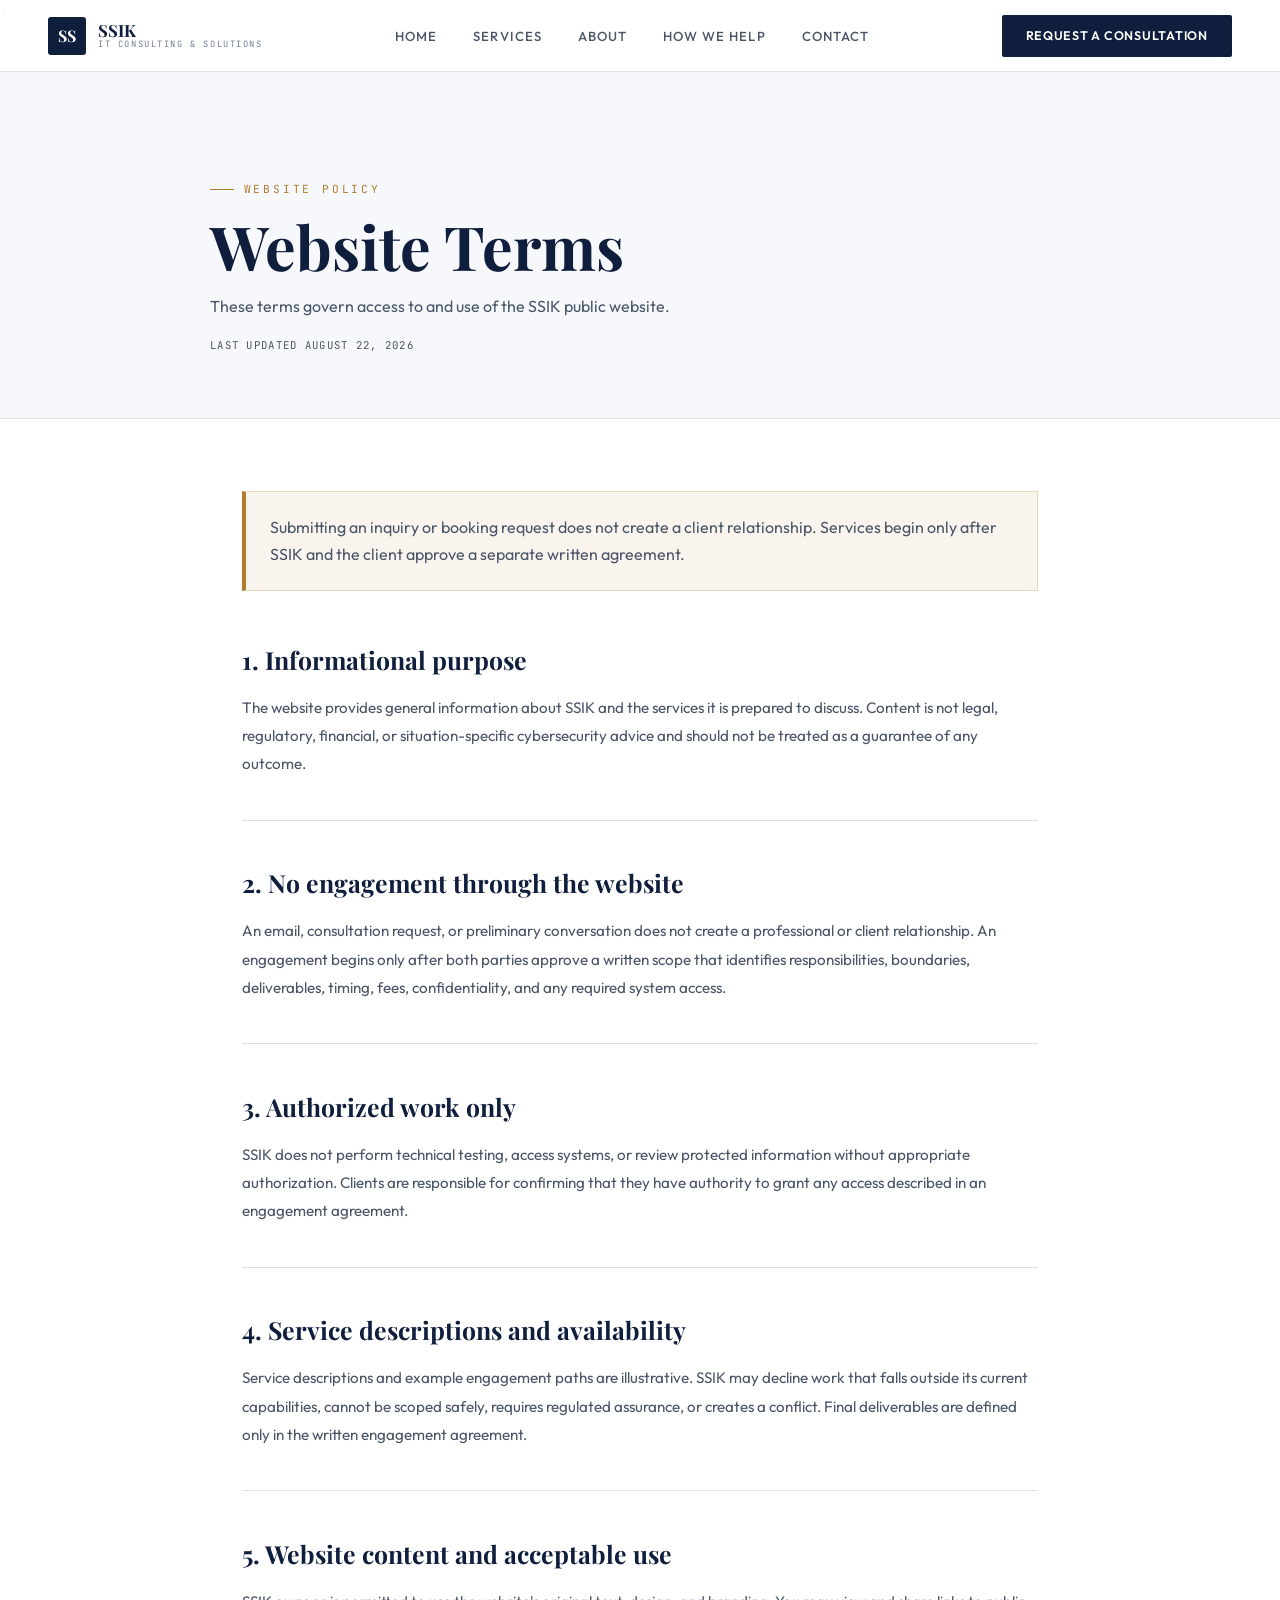
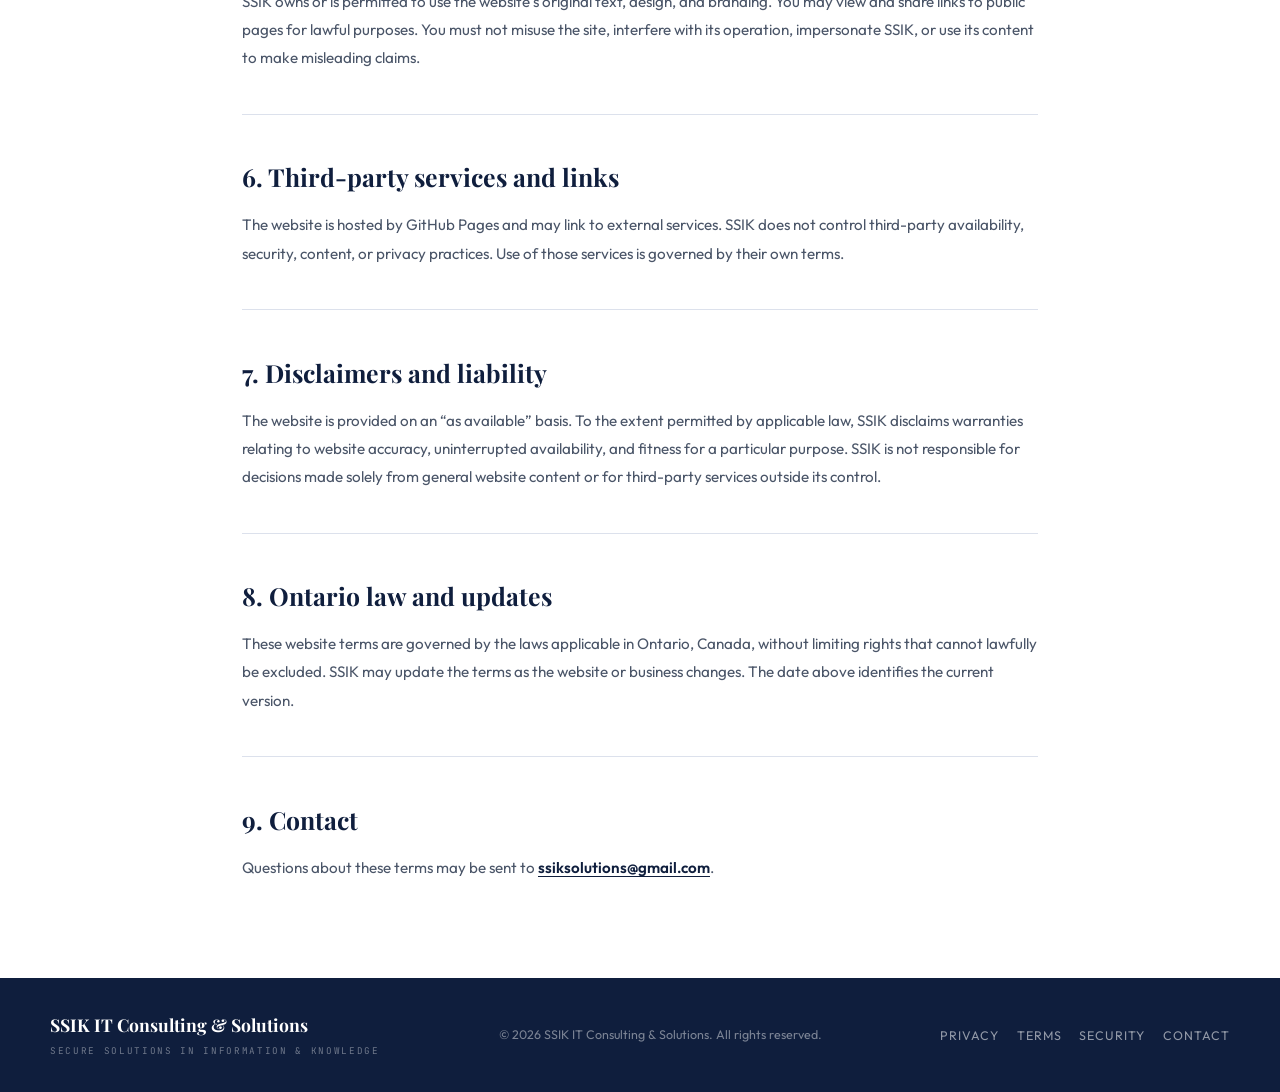
<file: terms.html>
<!DOCTYPE html>
<html lang="en">
<head>
<meta charset="UTF-8">
<meta name="viewport" content="width=device-width, initial-scale=1.0">
+<meta http-equiv="Content-Security-Policy" content="default-src 'self'; base-uri 'self'; object-src 'none'; form-action 'self'; frame-src 'none'; connect-src 'none'; img-src 'self' data:; script-src 'self' 'unsafe-inline'; style-src 'self' 'unsafe-inline' https://fonts.googleapis.com; font-src https://fonts.gstatic.com; manifest-src 'self'">
<meta name="referrer" content="strict-origin-when-cross-origin">
<title>Website Terms — SSIK IT Consulting & Solutions</title>
<meta name="description" content="Terms governing use of the SSIK public website and consultation request pages.">
<link rel="canonical" href="https://sil6428.github.io/SSIK-website/terms.html">
<link rel="icon" type="image/png" sizes="32x32" href="assets/favicon-32.png">
<link rel="icon" type="image/png" sizes="512x512" href="assets/favicon-512.png">
<link rel="apple-touch-icon" href="assets/apple-touch-icon.png">
<link rel="manifest" href="site.webmanifest">
<meta name="theme-color" content="#0f1e3d">
<meta property="og:type" content="website"><meta property="og:site_name" content="SSIK IT Consulting & Solutions">
<meta property="og:title" content="Website Terms | SSIK IT Consulting & Solutions">
<meta property="og:description" content="Terms governing use of the SSIK public website.">
<meta property="og:url" content="https://sil6428.github.io/SSIK-website/terms.html">
<meta property="og:image" content="https://sil6428.github.io/SSIK-website/assets/ssik-social-card.png"><meta property="og:image:width" content="1200"><meta property="og:image:height" content="630">
<meta name="twitter:card" content="summary_large_image"><meta name="twitter:image" content="https://sil6428.github.io/SSIK-website/assets/ssik-social-card.png">
<link rel="preconnect" href="https://fonts.googleapis.com">
<link href="https://fonts.googleapis.com/css2?family=Playfair+Display:wght@400;600;700&family=Outfit:wght@300;400;500;600&family=JetBrains+Mono:wght@400;500&display=swap" rel="stylesheet">
<link rel="stylesheet" href="shared.css"><link rel="stylesheet" href="legal.css">
</head>
<body>
<nav id="navbar">
  <a href="index.html" class="nav-logo"><div class="nav-logo-mark"><span>SS</span></div><div class="nav-logo-text"><div class="nav-logo-name">SSIK</div><div class="nav-logo-sub">IT Consulting & Solutions</div></div></a>
  <ul class="nav-links"><li><a href="index.html">Home</a></li><li><a href="services.html">Services</a></li><li><a href="about.html">About</a></li><li><a href="projects.html">How We Help</a></li><li><a href="contact.html">Contact</a></li></ul>
  <a href="booking.html" class="btn btn-primary" style="font-size:0.78rem;padding:0.65rem 1.5rem;">Request a Consultation</a>
  <button class="nav-hamburger" onclick="document.querySelector('.mobile-menu').classList.toggle('open')" aria-label="Menu"><span></span><span></span><span></span></button>
</nav>
  <div class="mobile-menu"><button class="mobile-close" onclick="document.querySelector('.mobile-menu').classList.remove('open')" aria-label="Close menu">✕</button><a href="index.html">Home</a><a href="services.html">Services</a><a href="about.html">About</a><a href="projects.html">How We Help</a><a href="contact.html">Contact</a><a href="booking.html" class="btn btn-primary">Request Consultation</a></div>

<header class="legal-hero"><div class="legal-hero-inner">
  <div class="section-label">Website Policy</div><h1>Website Terms</h1>
  <p>These terms govern access to and use of the SSIK public website.</p>
  <div class="legal-updated">Last updated August 22, 2026</div>
</div></header>

<main class="legal-content">
  <div class="legal-summary">Submitting an inquiry or booking request does not create a client relationship. Services begin only after SSIK and the client approve a separate written agreement.</div>

  <section class="legal-section"><h2>1. Informational purpose</h2>
    <p>The website provides general information about SSIK and the services it is prepared to discuss. Content is not legal, regulatory, financial, or situation-specific cybersecurity advice and should not be treated as a guarantee of any outcome.</p>
  </section>

  <section class="legal-section"><h2>2. No engagement through the website</h2>
    <p>An email, consultation request, or preliminary conversation does not create a professional or client relationship. An engagement begins only after both parties approve a written scope that identifies responsibilities, boundaries, deliverables, timing, fees, confidentiality, and any required system access.</p>
  </section>

  <section class="legal-section"><h2>3. Authorized work only</h2>
    <p>SSIK does not perform technical testing, access systems, or review protected information without appropriate authorization. Clients are responsible for confirming that they have authority to grant any access described in an engagement agreement.</p>
  </section>

  <section class="legal-section"><h2>4. Service descriptions and availability</h2>
    <p>Service descriptions and example engagement paths are illustrative. SSIK may decline work that falls outside its current capabilities, cannot be scoped safely, requires regulated assurance, or creates a conflict. Final deliverables are defined only in the written engagement agreement.</p>
  </section>

  <section class="legal-section"><h2>5. Website content and acceptable use</h2>
    <p>SSIK owns or is permitted to use the website's original text, design, and branding. You may view and share links to public pages for lawful purposes. You must not misuse the site, interfere with its operation, impersonate SSIK, or use its content to make misleading claims.</p>
  </section>

  <section class="legal-section"><h2>6. Third-party services and links</h2>
    <p>The website is hosted by GitHub Pages and may link to external services. SSIK does not control third-party availability, security, content, or privacy practices. Use of those services is governed by their own terms.</p>
  </section>

  <section class="legal-section"><h2>7. Disclaimers and liability</h2>
    <p>The website is provided on an “as available” basis. To the extent permitted by applicable law, SSIK disclaims warranties relating to website accuracy, uninterrupted availability, and fitness for a particular purpose. SSIK is not responsible for decisions made solely from general website content or for third-party services outside its control.</p>
  </section>

  <section class="legal-section"><h2>8. Ontario law and updates</h2>
    <p>These website terms are governed by the laws applicable in Ontario, Canada, without limiting rights that cannot lawfully be excluded. SSIK may update the terms as the website or business changes. The date above identifies the current version.</p>
  </section>

  <section class="legal-section"><h2>9. Contact</h2>
    <p>Questions about these terms may be sent to <a href="mailto:ssiksolutions@gmail.com?subject=Website%20terms">ssiksolutions@gmail.com</a>.</p>
  </section>
</main>

<footer><div class="footer-inner"><div><div class="footer-logo">SSIK IT Consulting & Solutions</div><div style="font-family:var(--font-mono);font-size:0.58rem;letter-spacing:0.18em;text-transform:uppercase;color:rgba(255,255,255,0.4);margin-top:4px;">Secure Solutions in Information & Knowledge</div></div><div class="footer-copy">© 2026 SSIK IT Consulting & Solutions. All rights reserved.</div><ul class="footer-links"><li><a href="privacy.html">Privacy</a></li><li><a href="terms.html">Terms</a></li><li><a href="security.html">Security</a></li><li><a href="contact.html">Contact</a></li></ul></div></footer>
<script>window.addEventListener('scroll', () => document.getElementById('navbar').classList.toggle('scrolled', window.scrollY > 50));</script>
</body>
</html>
</file>
<file: shared.css>
/* ============================================================
   SSIK IT Consulting & Solutions — Shared Stylesheet
   Professional Light Theme
   ============================================================ */

@import url('https://fonts.googleapis.com/css2?family=Playfair+Display:wght@400;600;700&family=Outfit:wght@300;400;500;600&family=JetBrains+Mono:wght@400;500&display=swap');

:root {
  --white: #ffffff;
  --off-white: #f7f8fc;
  --surface: #eef1f7;
  --border: #dce1ec;
  --border-dark: #b8c2d6;

  --navy: #0f1e3d;
  --navy-mid: #1a3260;
  --navy-light: #2a4a8c;

  --slate: #4a5568;
  --slate-light: #718096;
  --text: #1a202c;

  --gold: #b07d2e;
  --gold-light: #d4992a;
  --gold-pale: rgba(176,125,46,0.08);
  --gold-border: rgba(176,125,46,0.25);

  --accent: #1a3260;
  --accent-pale: rgba(26,50,96,0.06);

  --font-display: 'Playfair Display', Georgia, serif;
  --font-body: 'Outfit', sans-serif;
  --font-mono: 'JetBrains Mono', monospace;

  --max-w: 1180px;
  --section-pad: 6rem 2rem;
  --nav-h: 72px;
}

*,
*::before,
*::after {
  box-sizing: border-box;
  margin: 0;
  padding: 0;
}

html {
  scroll-behavior: smooth;
  font-size: 16px;
}

body {
  background: var(--white);
  color: var(--text);
  font-family: var(--font-body);
  line-height: 1.7;
  -webkit-font-smoothing: antialiased;
}

img {
  max-width: 100%;
  display: block;
}

a {
  color: var(--accent);
  text-decoration: none;
}

a:hover {
  color: var(--navy-light);
}

::selection {
  background: var(--navy);
  color: var(--white);
}

::-webkit-scrollbar {
  width: 5px;
}

::-webkit-scrollbar-track {
  background: var(--surface);
}

::-webkit-scrollbar-thumb {
  background: var(--navy-light);
  border-radius: 3px;
}

/* ============================================================
   Layout Utilities
============================================================ */

.container {
  max-width: var(--max-w);
  margin: 0 auto;
  padding: 0 2rem;
}

.section {
  padding: var(--section-pad);
}

.section-label {
  display: inline-flex;
  align-items: center;
  gap: 0.6rem;
  font-family: var(--font-mono);
  font-size: 0.7rem;
  letter-spacing: 0.25em;
  text-transform: uppercase;
  color: var(--gold);
  margin-bottom: 0.9rem;
}

.section-label::before {
  content: '';
  display: block;
  width: 24px;
  height: 1.5px;
  background: var(--gold);
}

.section-title {
  font-family: var(--font-display);
  font-size: clamp(2rem, 4.5vw, 3.2rem);
  font-weight: 700;
  color: var(--navy);
  line-height: 1.15;
  margin-bottom: 1rem;
}

.section-sub {
  font-size: 1rem;
  color: var(--slate);
  max-width: 580px;
  line-height: 1.85;
}

.rule {
  width: 40px;
  height: 2px;
  background: var(--gold);
  margin: 1.25rem 0 2.25rem;
}

/* ============================================================
   Buttons
============================================================ */

.btn {
  display: inline-flex;
  align-items: center;
  justify-content: center;
  gap: 0.5rem;
  padding: 0.8rem 1.9rem;
  font-family: var(--font-body);
  font-size: 0.85rem;
  font-weight: 600;
  letter-spacing: 0.06em;
  text-transform: uppercase;
  border: none;
  cursor: pointer;
  transition: all 0.25s ease;
  text-decoration: none;
  border-radius: 2px;
}

.btn-primary {
  background: var(--navy);
  color: var(--white);
}

.btn-primary:hover,
.btn-primary.active {
  background: var(--navy-mid);
  color: var(--white);
  transform: translateY(-2px);
  box-shadow: 0 8px 24px rgba(15,30,61,0.2);
}

.btn-outline {
  background: transparent;
  color: var(--navy);
  border: 1.5px solid var(--navy);
}

.btn-outline:hover {
  background: var(--accent-pale);
  color: var(--navy);
  transform: translateY(-2px);
}

.btn-gold {
  background: var(--gold);
  color: var(--white);
}

.btn-gold:hover {
  background: var(--gold-light);
  color: var(--white);
  transform: translateY(-2px);
  box-shadow: 0 8px 24px rgba(176,125,46,0.25);
}

/* ============================================================
   Animation
============================================================ */

.fade-in {
  opacity: 0;
  transform: translateY(20px);
  transition: opacity 0.65s ease, transform 0.65s ease;
}

.fade-in.visible {
  opacity: 1;
  transform: translateY(0);
}

.fade-in.delay-1 {
  transition-delay: 0.1s;
}

.fade-in.delay-2 {
  transition-delay: 0.2s;
}

.fade-in.delay-3 {
  transition-delay: 0.3s;
}

/* ============================================================
   Navigation
============================================================ */

nav {
  position: fixed;
  top: 0;
  left: 0;
  right: 0;
  z-index: 999;
  height: var(--nav-h);
  display: flex;
  align-items: center;
  justify-content: space-between;
  padding: 0 3rem;
  background: rgba(255,255,255,0.95);
  backdrop-filter: blur(10px);
  border-bottom: 1px solid var(--border);
  transition: box-shadow 0.3s;
}

nav.scrolled {
  box-shadow: 0 2px 20px rgba(15,30,61,0.08);
}

.nav-logo {
  display: flex;
  align-items: center;
  gap: 0.75rem;
  text-decoration: none;
}

.nav-logo-mark {
  width: 38px;
  height: 38px;
  background: var(--navy);
  display: flex;
  align-items: center;
  justify-content: center;
  border-radius: 3px;
}

.nav-logo-mark span {
  font-family: var(--font-display);
  font-size: 1rem;
  font-weight: 700;
  color: var(--white);
  letter-spacing: -0.03em;
}

.nav-logo-text {
  line-height: 1.1;
}

.nav-logo-name {
  font-family: var(--font-display);
  font-size: 1.05rem;
  font-weight: 700;
  color: var(--navy);
}

.nav-logo-sub {
  font-family: var(--font-mono);
  font-size: 0.55rem;
  letter-spacing: 0.18em;
  color: var(--slate-light);
  text-transform: uppercase;
}

.nav-links {
  display: flex;
  align-items: center;
  gap: 2.25rem;
  list-style: none;
}

.nav-links a {
  font-size: 0.82rem;
  font-weight: 500;
  letter-spacing: 0.08em;
  text-transform: uppercase;
  color: var(--slate);
  transition: color 0.2s;
  position: relative;
}

.nav-links a::after {
  content: '';
  position: absolute;
  bottom: -3px;
  left: 0;
  right: 0;
  height: 1.5px;
  background: var(--gold);
  transform: scaleX(0);
  transition: transform 0.25s;
  transform-origin: left;
}

.nav-links a:hover,
.nav-links a.active {
  color: var(--navy);
}

.nav-links a:hover::after,
.nav-links a.active::after {
  transform: scaleX(1);
}

.nav-hamburger {
  display: none;
  flex-direction: column;
  gap: 5px;
  background: none;
  border: none;
  cursor: pointer;
  padding: 4px;
}

.nav-hamburger span {
  display: block;
  width: 22px;
  height: 1.5px;
  background: var(--navy);
}

/* ============================================================
   Mobile Menu
============================================================ */

.mobile-menu {
  position: fixed;
  inset: 0;
  background: var(--white);
  z-index: 1000;
  display: none;
  flex-direction: column;
  align-items: center;
  justify-content: center;
  gap: 1.4rem;
  padding: 2rem;
}

.mobile-menu.open {
  display: flex;
}

.mobile-menu a {
  font-size: 1rem;
  font-weight: 600;
  letter-spacing: 0.08em;
  text-transform: uppercase;
  color: var(--navy);
}

.mobile-close {
  position: absolute;
  top: 1.5rem;
  right: 1.5rem;
  background: var(--navy);
  color: var(--white);
  border: none;
  width: 38px;
  height: 38px;
  border-radius: 3px;
  cursor: pointer;
  font-size: 1.1rem;
}

/* ============================================================
   Forms
============================================================ */

.form-card {
  background: var(--white);
  border: 1.5px solid var(--border);
  border-radius: 4px;
  padding: 2.5rem;
  box-shadow: 0 14px 38px rgba(15,30,61,0.08);
  transition: transform 0.3s, box-shadow 0.3s;
}

.form-card:hover {
  transform: translateY(-3px);
  box-shadow: 0 18px 44px rgba(15,30,61,0.11);
}

.form-row {
  display: grid;
  grid-template-columns: 1fr 1fr;
  gap: 1.2rem;
}

.form-group {
  margin-bottom: 1.2rem;
}

.form-group label {
  display: block;
  font-family: var(--font-mono);
  font-size: 0.62rem;
  letter-spacing: 0.15em;
  text-transform: uppercase;
  color: var(--slate-light);
  margin-bottom: 0.45rem;
}

input,
select,
textarea {
  width: 100%;
  border: 1.5px solid var(--border);
  background: var(--off-white);
  color: var(--text);
  font-family: var(--font-body);
  font-size: 0.92rem;
  padding: 0.85rem 0.95rem;
  border-radius: 3px;
  outline: none;
  transition: border-color 0.2s, background 0.2s, box-shadow 0.2s;
}

textarea {
  min-height: 130px;
  resize: vertical;
}

input:focus,
select:focus,
textarea:focus {
  border-color: var(--navy);
  background: var(--white);
  box-shadow: 0 0 0 3px rgba(15,30,61,0.08);
}

input::placeholder,
textarea::placeholder {
  color: var(--slate-light);
}

select {
  cursor: pointer;
}

.form-submit {
  width: 100%;
  margin-top: 0.3rem;
}

.form-note {
  font-size: 0.78rem;
  color: var(--slate-light);
  line-height: 1.6;
  margin-top: 1rem;
}

.form-note a {
  color: var(--navy);
  font-weight: 600;
  text-decoration: underline;
  text-underline-offset: 2px;
}

.form-status {
  min-height: 1.5em;
  margin-top: 0.75rem;
  color: var(--navy);
  font-size: 0.82rem;
  font-weight: 500;
}

/* ============================================================
   Footer
============================================================ */

footer {
  background: var(--navy);
  color: var(--white);
  padding: 2rem 3rem;
}

.footer-inner {
  max-width: var(--max-w);
  margin: 0 auto;
  display: flex;
  align-items: center;
  justify-content: space-between;
  gap: 2rem;
  flex-wrap: wrap;
}

.footer-logo {
  font-family: var(--font-display);
  font-size: 1.1rem;
  font-weight: 700;
  color: var(--white);
}

.footer-copy {
  font-size: 0.78rem;
  color: rgba(255,255,255,0.45);
}

.footer-links {
  display: flex;
  gap: 1.1rem;
  list-style: none;
  flex-wrap: wrap;
}

.footer-links a {
  color: rgba(255,255,255,0.55);
  font-size: 0.78rem;
  text-transform: uppercase;
  letter-spacing: 0.08em;
}

.footer-links a:hover {
  color: var(--gold);
}

/* ============================================================
   Responsive
============================================================ */

@media (max-width: 980px) {
  nav {
    padding: 0 1.5rem;
  }

  .nav-links,
  nav > .btn {
    display: none;
  }

  .nav-hamburger {
    display: flex;
  }
}

@media (max-width: 720px) {
  :root {
    --section-pad: 4.5rem 1.25rem;
  }

  .container {
    padding: 0 1rem;
  }

  .section {
    padding: var(--section-pad);
  }

  .form-row {
    grid-template-columns: 1fr;
    gap: 0;
  }

  .form-card {
    padding: 1.6rem;
  }

  footer {
    padding: 2rem 1.25rem;
  }

  .footer-inner {
    align-items: flex-start;
    flex-direction: column;
  }

  .footer-links {
    flex-direction: column;
    gap: 0.5rem;
  }
}

@media (max-width: 480px) {
  nav {
    height: 68px;
  }

  .nav-logo-sub {
    display: none;
  }

  .nav-logo-mark {
    width: 34px;
    height: 34px;
  }

  .btn {
    width: 100%;
    text-align: center;
  }
}
</file>
<file: legal.css>
.legal-hero {
  padding: calc(var(--nav-h) + 4.5rem) 2rem 4rem;
  background: var(--off-white);
  border-bottom: 1px solid var(--border);
}

.legal-hero-inner,
.legal-content {
  max-width: 860px;
  margin: 0 auto;
}

.legal-hero h1 {
  margin-bottom: 0.8rem;
  color: var(--navy);
  font-family: var(--font-display);
  font-size: clamp(2.5rem, 5vw, 3.8rem);
  line-height: 1.1;
}

.legal-hero p,
.legal-updated {
  color: var(--slate);
}

.legal-updated {
  margin-top: 1rem;
  font-family: var(--font-mono);
  font-size: 0.67rem;
  letter-spacing: 0.12em;
  text-transform: uppercase;
}

.legal-content {
  padding: 4.5rem 2rem 6rem;
}

.legal-summary {
  margin-bottom: 3rem;
  padding: 1.35rem 1.5rem;
  border: 1px solid var(--gold-border);
  border-left: 4px solid var(--gold);
  background: var(--gold-pale);
  color: var(--slate);
}

.legal-section {
  margin-top: 2.6rem;
  padding-top: 2.6rem;
  border-top: 1px solid var(--border);
}

.legal-section:first-of-type {
  margin-top: 0;
  padding-top: 0;
  border-top: 0;
}

.legal-section h2 {
  margin-bottom: 0.8rem;
  color: var(--navy);
  font-family: var(--font-display);
  font-size: 1.55rem;
}

.legal-section h3 {
  margin: 1.5rem 0 0.55rem;
  color: var(--navy);
  font-size: 1rem;
}

.legal-section p,
.legal-section li {
  color: var(--slate);
  font-size: 0.95rem;
  line-height: 1.85;
}

.legal-section p + p {
  margin-top: 0.85rem;
}

.legal-section ul,
.legal-section ol {
  margin: 0.85rem 0 0 1.25rem;
}

.legal-section li + li {
  margin-top: 0.5rem;
}

.legal-section a {
  color: var(--navy);
  font-weight: 600;
  text-decoration: underline;
  text-underline-offset: 3px;
}

@media (max-width: 720px) {
  .legal-hero {
    padding: calc(var(--nav-h) + 3rem) 1.25rem 3rem;
  }

  .legal-content {
    padding: 3.5rem 1.25rem 4.5rem;
  }
}
</file>
